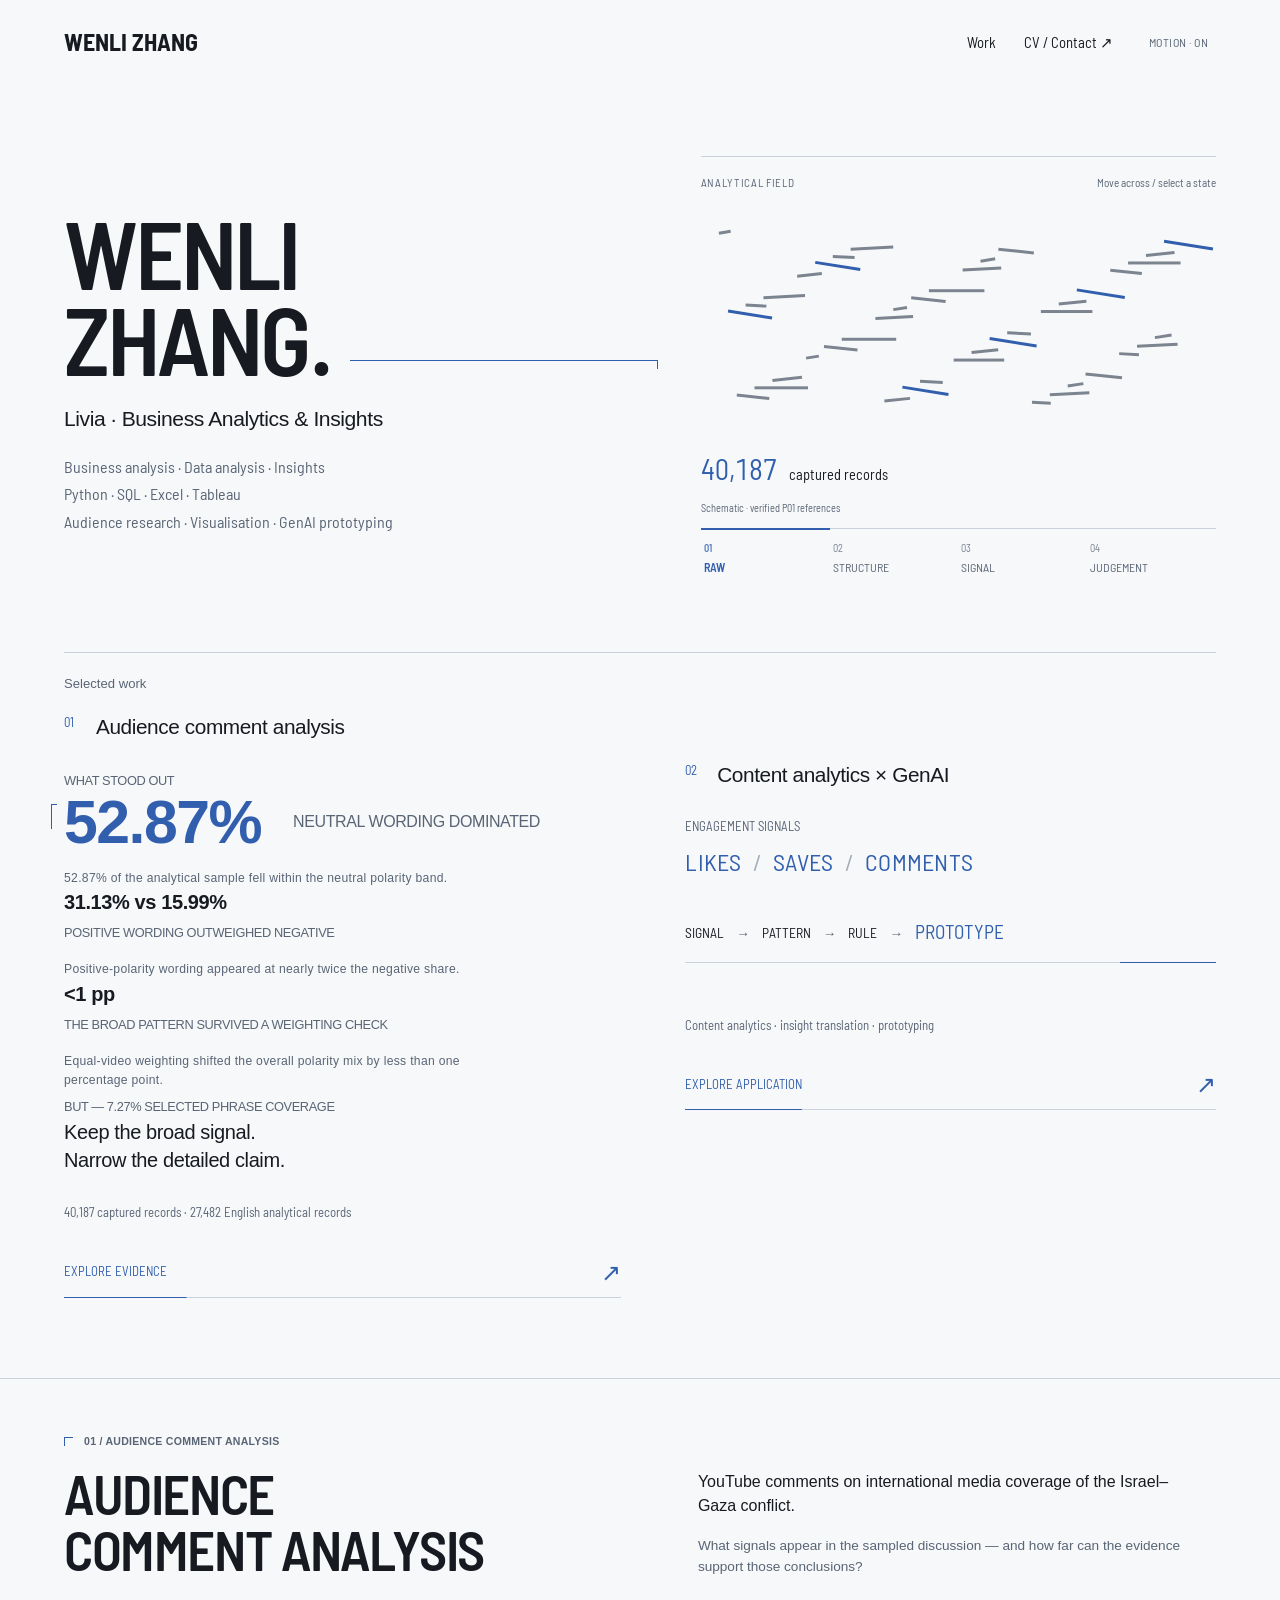
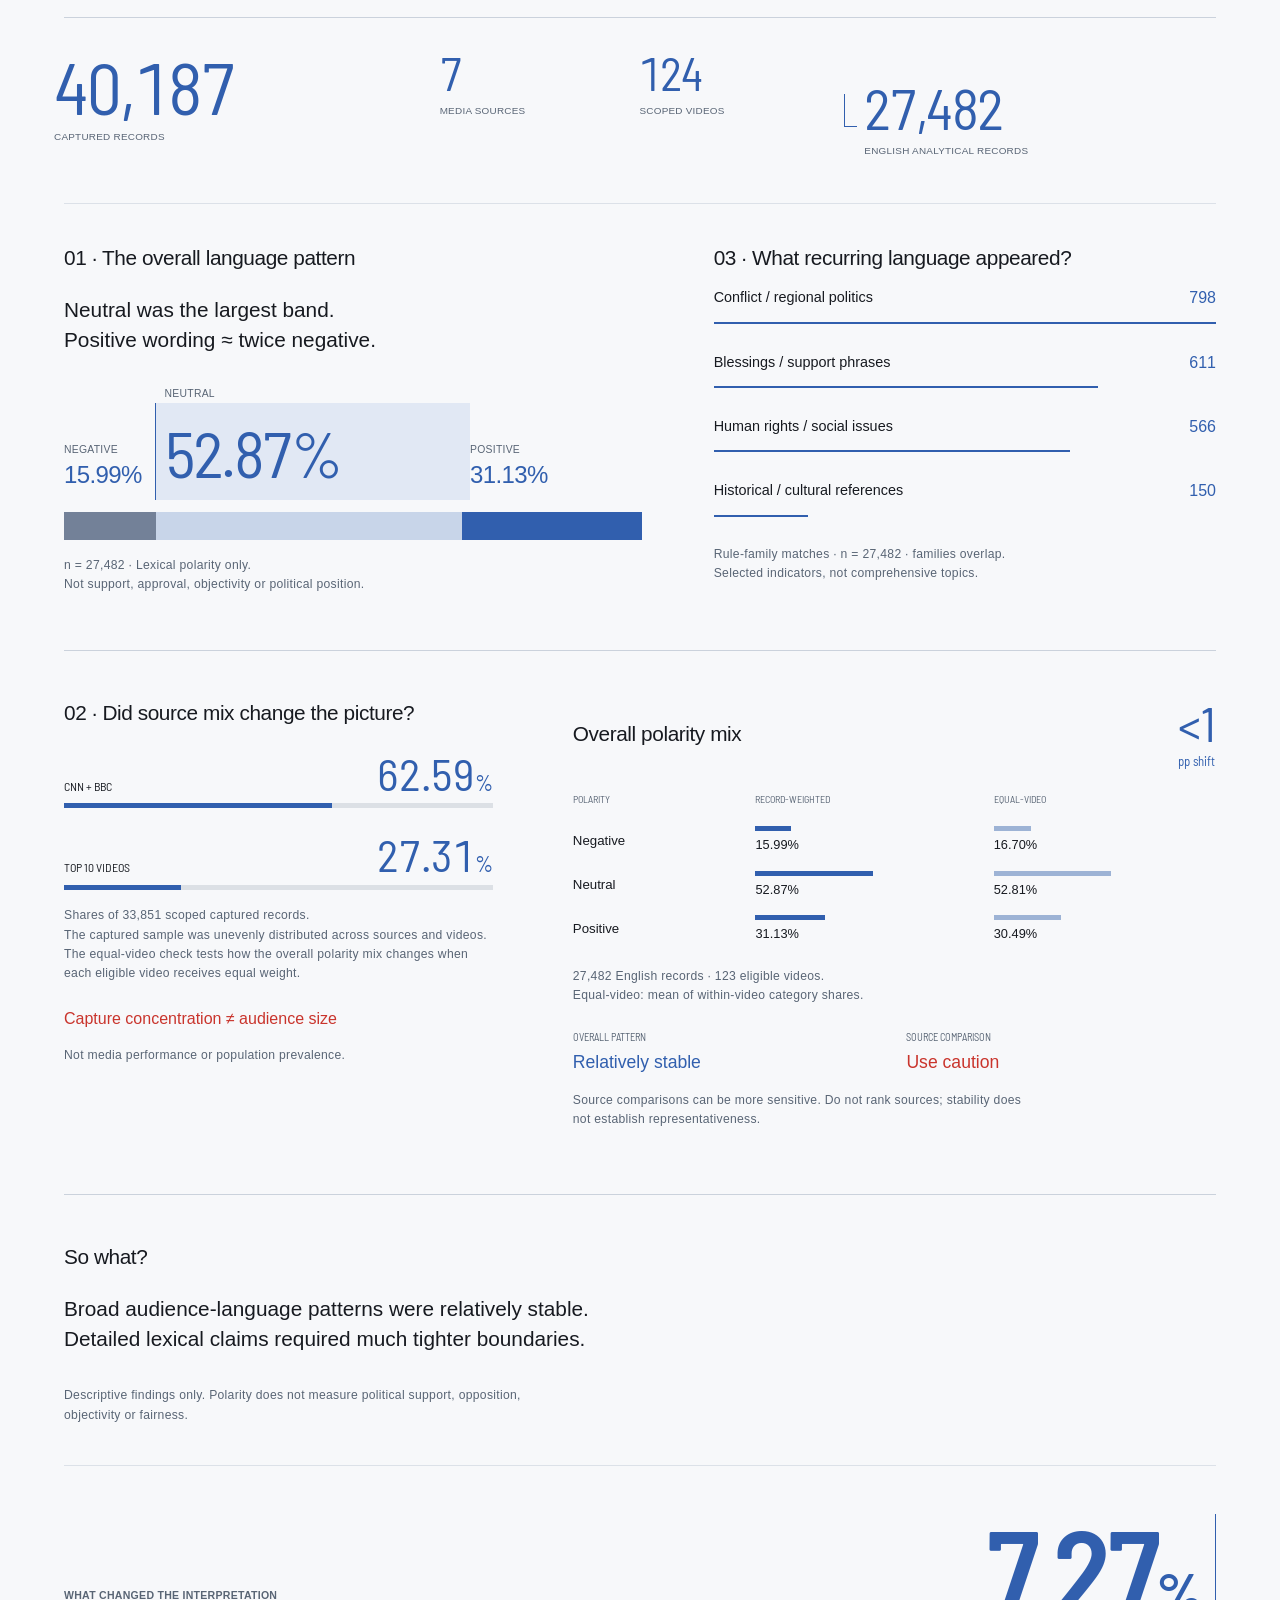
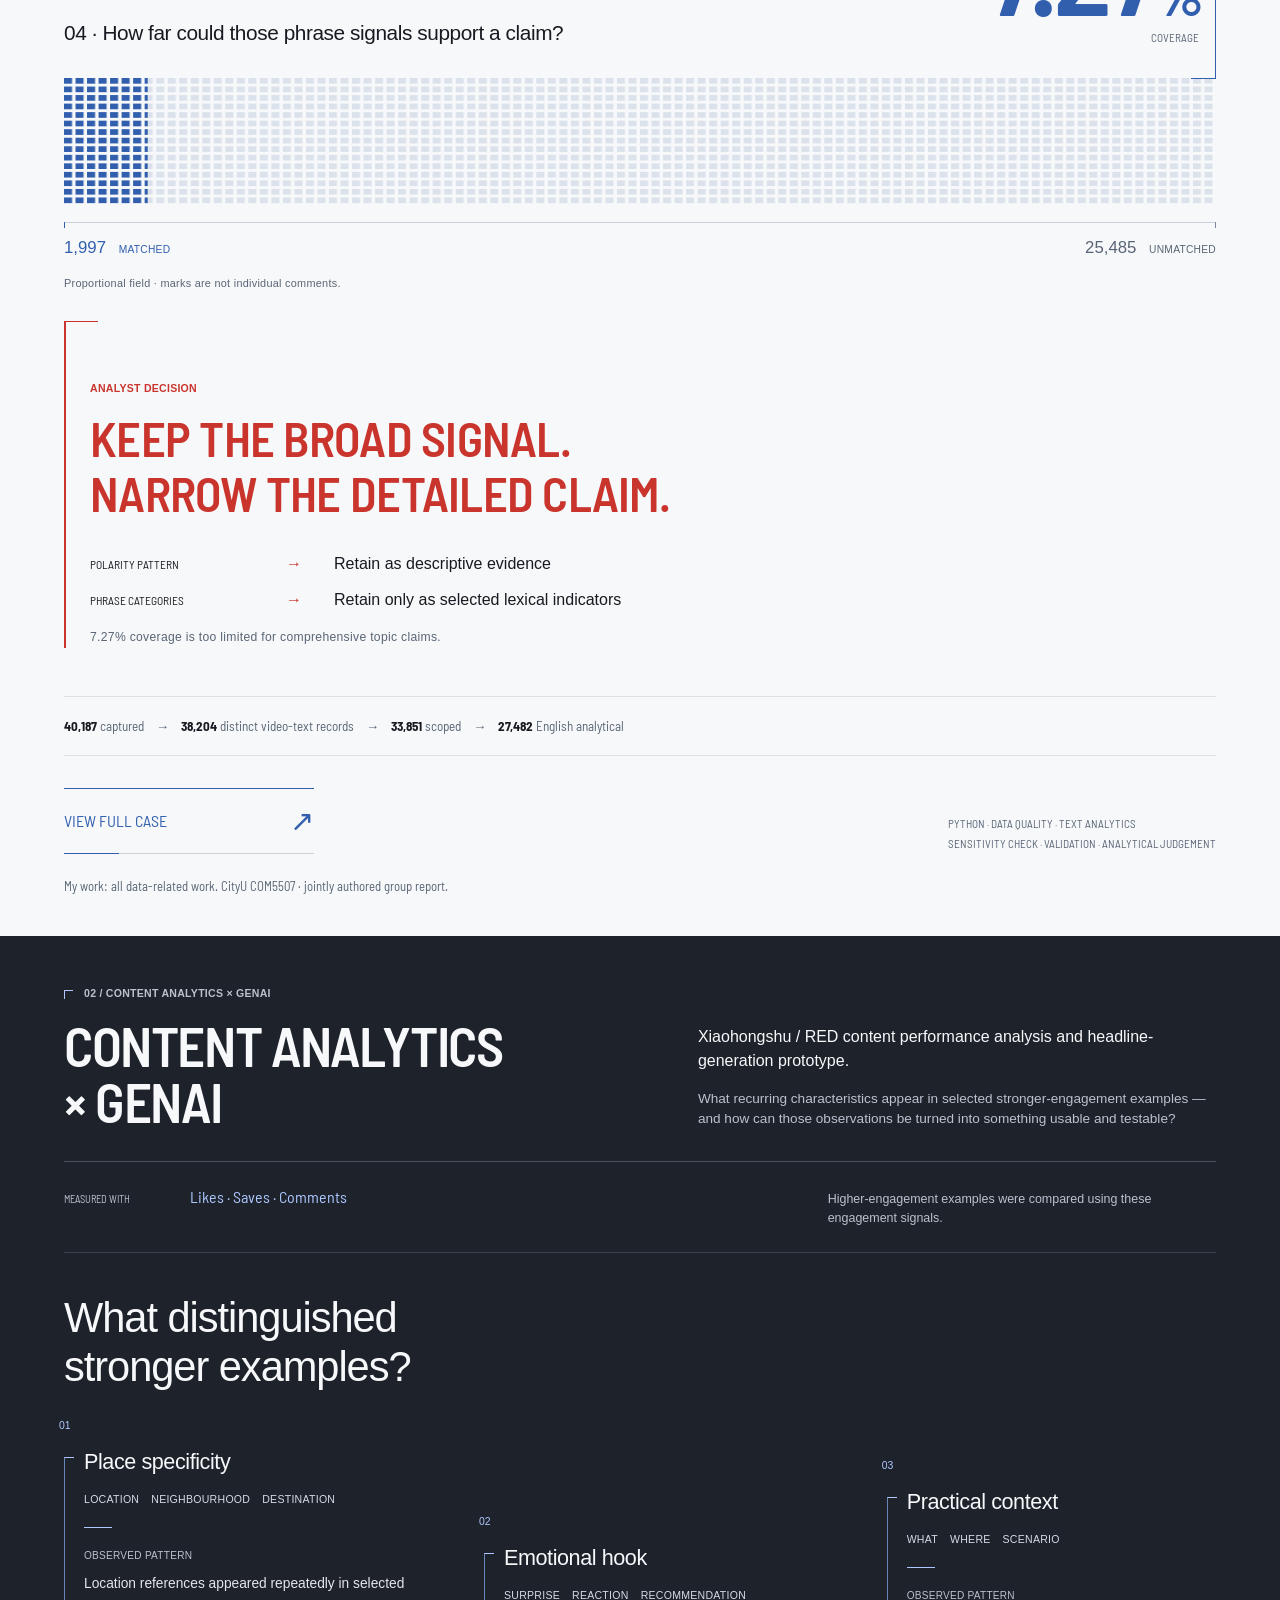
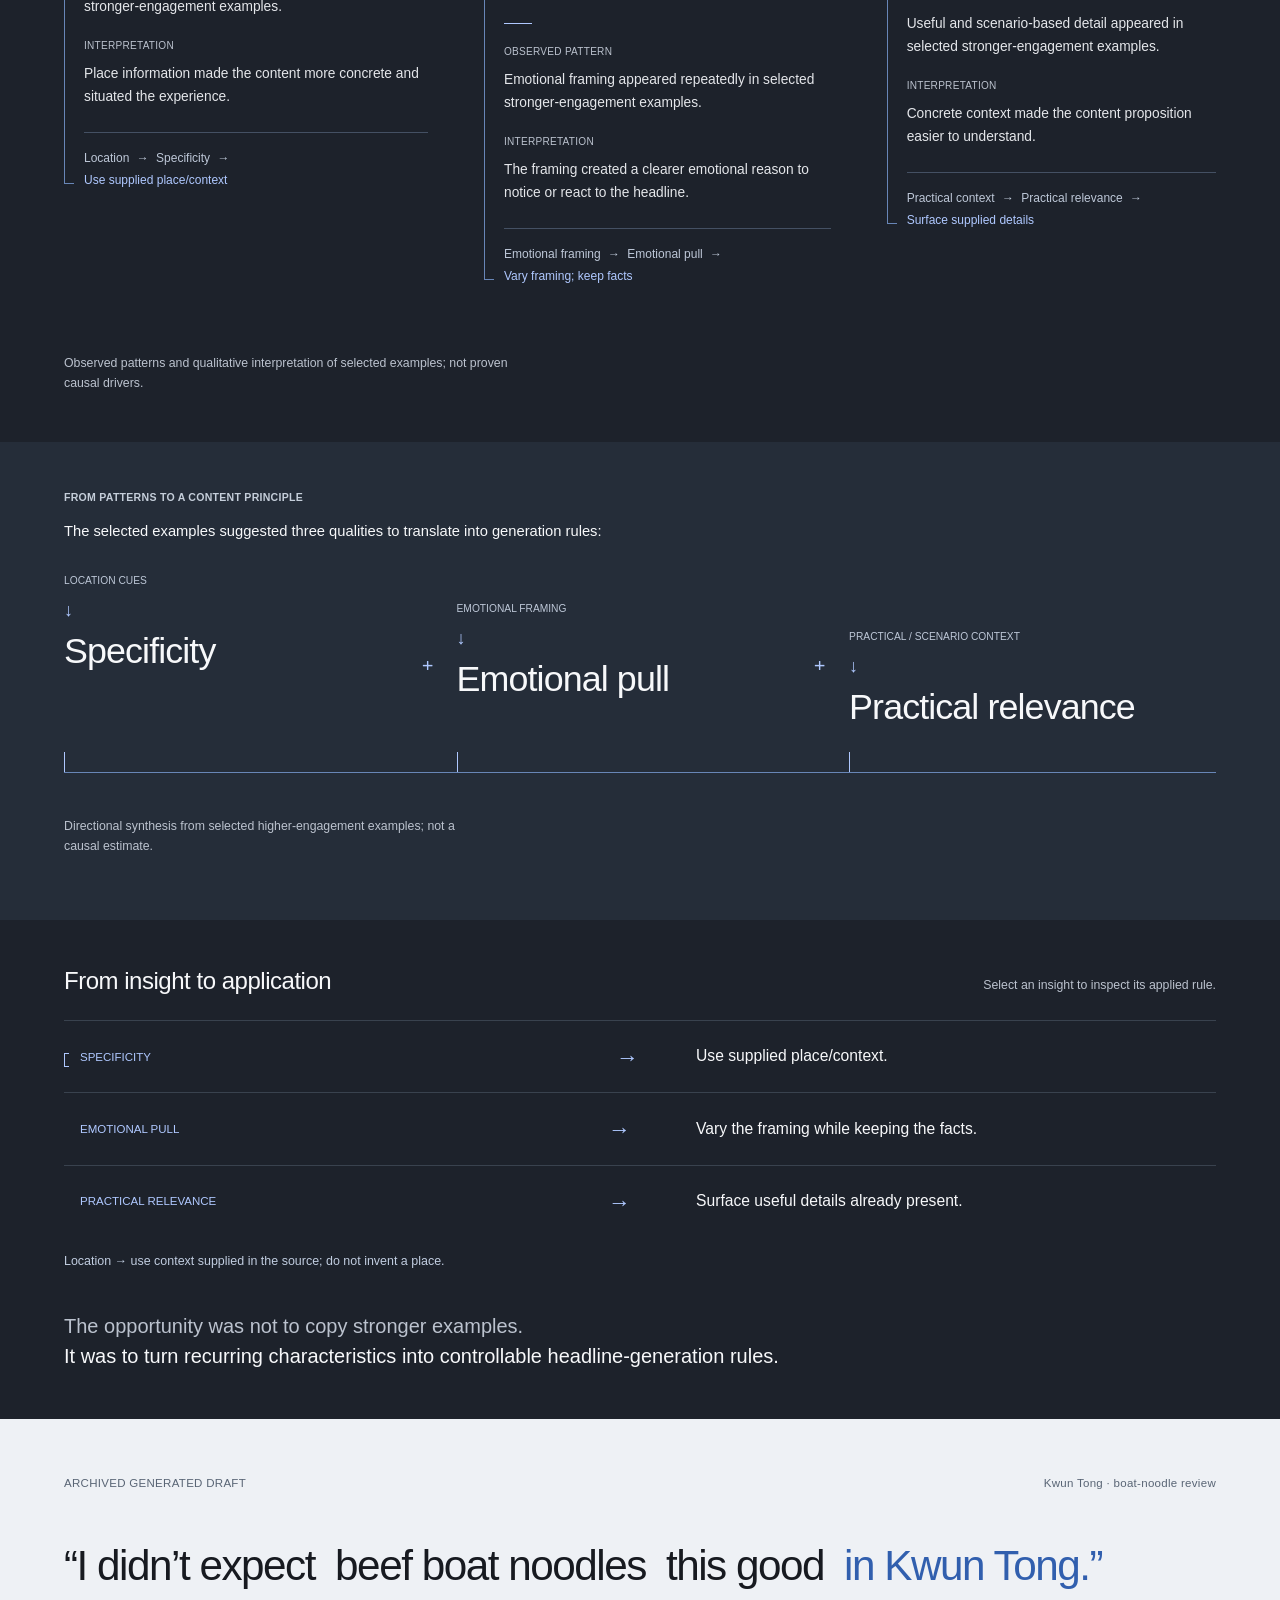
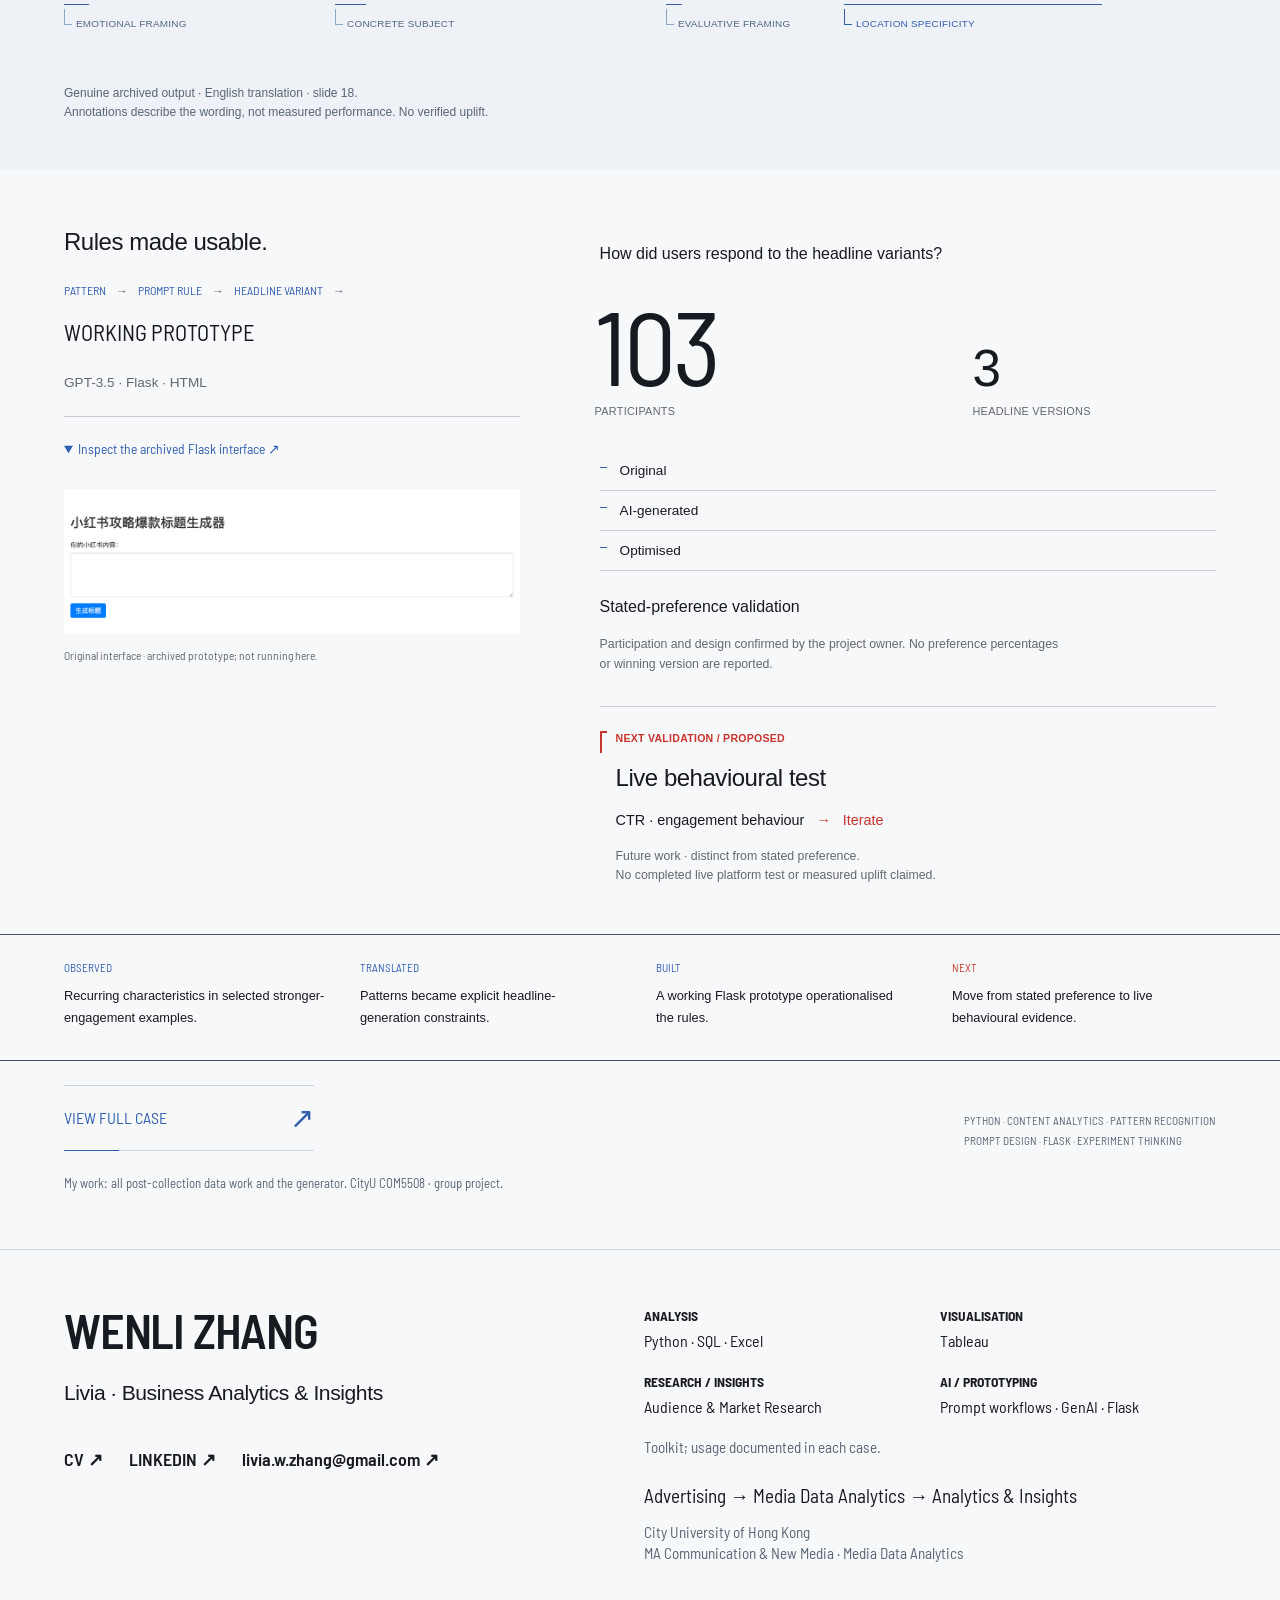
<file: index.html>
<!doctype html>
<html lang="en"><head><meta charset="utf-8"><meta name="viewport" content="width=device-width,initial-scale=1,viewport-fit=cover"><title>Wenli Zhang | Business Analytics &amp; Insights</title><meta name="description" content="Business analytics and insights portfolio by Wenli Zhang featuring analytics, research, data visualisation and GenAI prototyping projects."><link rel="stylesheet" href="style.css?v=business-review"><link rel="stylesheet" href="business-ui.css"><script defer src="p01.js"></script><script defer src="app.js?v=business-review"></script><link rel="icon" href="data:image/svg+xml,%3Csvg xmlns='http://www.w3.org/2000/svg' viewBox='0 0 64 64'%3E%3Crect width='64' height='64' fill='%23b9231c'/%3E%3Ctext x='8' y='46' fill='white' font-size='42' font-family='sans-serif'%3EW%3C/text%3E%3C/svg%3E"><link rel="canonical" href="https://wenlizhang-data.github.io/"><link rel="stylesheet" href="insight-final.css"><link rel="stylesheet" href="showcase.css"><link rel="stylesheet" href="targeted-patch.css"><link rel="stylesheet" href="premium.css"><link rel="stylesheet" href="identity.css"></head>
<body><a class="skip" href="#p01">Skip to projects</a>
<header id="home" class="wrap hero"><nav aria-label="Main navigation"><a class="brand" href="#home">WENLI ZHANG</a><div><a href="#selected-work">Work</a><a href="#contact">CV / Contact ↗</a><button id="motion" aria-pressed="false">Motion on</button></div></nav><div class="hero-main"><div><h1>WENLI<br>ZHANG<span class="period">.</span></h1><p class="role">Livia · Business Analytics &amp; Insights</p><p class="hero-skills">Business analysis · Data analysis · Insights<br>Python · SQL · Excel · Tableau<br>Audience research · Visualisation · GenAI prototyping</p></div><section class="analytical-canvas" data-state="0" aria-label="Interactive analytical transformation"><div class="canvas-top"><span>ANALYTICAL FIELD</span><span class="canvas-hint">Move across / select a state</span></div><div class="canvas-field"><svg viewBox="0 0 520 235" role="img" aria-label="Schematic records reorganise into structure and selected signals"><g class="canvas-guides"><path d="M20 20V215M185 20V215M350 20V215M510 20V215"/></g><rect class="record-mark" x="0" y="0" width="12" height="3" style="--rx:18px;--ry:25px;--sx:28px;--sy:35px;--tilt:-9deg;--order:0"/><rect class="record-mark" x="0" y="0" width="25" height="3" style="--rx:97px;--ry:68px;--sx:193px;--sy:35px;--tilt:-6deg;--order:1"/><rect class="record-mark" x="0" y="0" width="38" height="3" style="--rx:176px;--ry:111px;--sx:358px;--sy:35px;--tilt:-3deg;--order:2"/><rect class="record-mark" x="0" y="0" width="51" height="3" style="--rx:255px;--ry:154px;--sx:28px;--sy:47px;--tilt:0deg;--order:3"/><rect class="record-mark" x="0" y="0" width="19" height="3" style="--rx:334px;--ry:197px;--sx:193px;--sy:47px;--tilt:3deg;--order:4"/><rect class="record-mark" x="0" y="0" width="32" height="3" style="--rx:413px;--ry:65px;--sx:358px;--sy:47px;--tilt:6deg;--order:5"/><rect class="record-mark" x="0" y="0" width="45" height="3" style="--rx:27px;--ry:108px;--sx:28px;--sy:59px;--tilt:9deg;--order:6"/><rect class="record-mark" x="0" y="0" width="13" height="3" style="--rx:106px;--ry:151px;--sx:193px;--sy:59px;--tilt:-9deg;--order:0"/><rect class="record-mark" x="0" y="0" width="26" height="3" style="--rx:185px;--ry:194px;--sx:358px;--sy:59px;--tilt:-6deg;--order:1"/><rect class="record-mark" x="0" y="0" width="39" height="3" style="--rx:264px;--ry:62px;--sx:28px;--sy:71px;--tilt:-3deg;--order:2"/><rect class="record-mark" x="0" y="0" width="52" height="3" style="--rx:343px;--ry:105px;--sx:193px;--sy:71px;--tilt:0deg;--order:3"/><rect class="record-mark" x="0" y="0" width="20" height="3" style="--rx:422px;--ry:148px;--sx:358px;--sy:71px;--tilt:3deg;--order:4"/><rect class="record-mark" x="0" y="0" width="33" height="3" style="--rx:36px;--ry:191px;--sx:28px;--sy:83px;--tilt:6deg;--order:5"/><rect class="record-mark" x="0" y="0" width="46" height="3" style="--rx:115px;--ry:59px;--sx:193px;--sy:83px;--tilt:9deg;--order:6"/><rect class="record-mark" x="0" y="0" width="14" height="3" style="--rx:194px;--ry:102px;--sx:358px;--sy:83px;--tilt:-9deg;--order:0"/><rect class="record-mark" x="0" y="0" width="27" height="3" style="--rx:273px;--ry:145px;--sx:28px;--sy:95px;--tilt:-6deg;--order:1"/><rect class="record-mark" x="0" y="0" width="40" height="3" style="--rx:352px;--ry:188px;--sx:193px;--sy:95px;--tilt:-3deg;--order:2"/><rect class="record-mark" x="0" y="0" width="53" height="3" style="--rx:431px;--ry:56px;--sx:358px;--sy:95px;--tilt:0deg;--order:3"/><rect class="record-mark" x="0" y="0" width="21" height="3" style="--rx:45px;--ry:99px;--sx:28px;--sy:107px;--tilt:3deg;--order:4"/><rect class="record-mark" x="0" y="0" width="34" height="3" style="--rx:124px;--ry:142px;--sx:193px;--sy:107px;--tilt:6deg;--order:5"/><rect class="record-mark" x="0" y="0" width="47" height="3" style="--rx:203px;--ry:185px;--sx:358px;--sy:107px;--tilt:9deg;--order:6"/><rect class="record-mark" x="0" y="0" width="15" height="3" style="--rx:282px;--ry:53px;--sx:28px;--sy:119px;--tilt:-9deg;--order:0"/><rect class="record-mark" x="0" y="0" width="28" height="3" style="--rx:361px;--ry:96px;--sx:193px;--sy:119px;--tilt:-6deg;--order:1"/><rect class="record-mark" x="0" y="0" width="41" height="3" style="--rx:440px;--ry:139px;--sx:358px;--sy:119px;--tilt:-3deg;--order:2"/><rect class="record-mark" x="0" y="0" width="54" height="3" style="--rx:54px;--ry:182px;--sx:28px;--sy:131px;--tilt:0deg;--order:3"/><rect class="record-mark" x="0" y="0" width="22" height="3" style="--rx:133px;--ry:50px;--sx:193px;--sy:131px;--tilt:3deg;--order:4"/><rect class="record-mark" x="0" y="0" width="35" height="3" style="--rx:212px;--ry:93px;--sx:358px;--sy:131px;--tilt:6deg;--order:5"/><rect class="record-mark" x="0" y="0" width="48" height="3" style="--rx:291px;--ry:136px;--sx:28px;--sy:143px;--tilt:9deg;--order:6"/><rect class="record-mark" x="0" y="0" width="16" height="3" style="--rx:370px;--ry:179px;--sx:193px;--sy:143px;--tilt:-9deg;--order:0"/><rect class="record-mark" x="0" y="0" width="29" height="3" style="--rx:449px;--ry:47px;--sx:358px;--sy:143px;--tilt:-6deg;--order:1"/><rect class="record-mark" x="0" y="0" width="42" height="3" style="--rx:63px;--ry:90px;--sx:28px;--sy:155px;--tilt:-3deg;--order:2"/><rect class="record-mark" x="0" y="0" width="55" height="3" style="--rx:142px;--ry:133px;--sx:193px;--sy:155px;--tilt:0deg;--order:3"/><rect class="record-mark" x="0" y="0" width="23" height="3" style="--rx:221px;--ry:176px;--sx:358px;--sy:155px;--tilt:3deg;--order:4"/><rect class="record-mark" x="0" y="0" width="36" height="3" style="--rx:300px;--ry:44px;--sx:28px;--sy:167px;--tilt:6deg;--order:5"/><rect class="record-mark" x="0" y="0" width="49" height="3" style="--rx:379px;--ry:87px;--sx:193px;--sy:167px;--tilt:9deg;--order:6"/><rect class="record-mark" x="0" y="0" width="17" height="3" style="--rx:458px;--ry:130px;--sx:358px;--sy:167px;--tilt:-9deg;--order:0"/><rect class="record-mark" x="0" y="0" width="30" height="3" style="--rx:72px;--ry:173px;--sx:28px;--sy:179px;--tilt:-6deg;--order:1"/><rect class="record-mark" x="0" y="0" width="43" height="3" style="--rx:151px;--ry:41px;--sx:193px;--sy:179px;--tilt:-3deg;--order:2"/><rect class="record-mark" x="0" y="0" width="56" height="3" style="--rx:230px;--ry:84px;--sx:358px;--sy:179px;--tilt:0deg;--order:3"/><rect class="record-mark" x="0" y="0" width="24" height="3" style="--rx:309px;--ry:127px;--sx:28px;--sy:191px;--tilt:3deg;--order:4"/><rect class="record-mark" x="0" y="0" width="37" height="3" style="--rx:388px;--ry:170px;--sx:193px;--sy:191px;--tilt:6deg;--order:5"/><rect class="record-mark" x="0" y="0" width="50" height="3" style="--rx:467px;--ry:38px;--sx:358px;--sy:191px;--tilt:9deg;--order:6"/><g class="group-labels"><text x="28" y="222">SCOPE</text><text x="193" y="222">SOURCE</text><text x="358" y="222">TEXT</text></g></svg><div class="canvas-decision" aria-hidden="true"><small>JUDGEMENT</small><strong>NARROW<br>THE CLAIM</strong><span>evidence · validation · judgement</span></div></div><div class="canvas-readout" aria-live="polite"><b id="canvas-value">40,187</b><span id="canvas-caption">captured records</span><small>Schematic · verified P01 references</small></div><div class="canvas-controls" role="group" aria-label="Analytical canvas states"><button type="button" data-canvas-state="0" aria-pressed="true"><small>01</small> RAW</button><button type="button" data-canvas-state="1" aria-pressed="false"><small>02</small> STRUCTURE</button><button type="button" data-canvas-state="2" aria-pressed="false"><small>03</small> SIGNAL</button><button type="button" data-canvas-state="3" aria-pressed="false"><small>04</small> JUDGEMENT</button></div></section></div><section id="selected-work" class="selected-showcase" aria-label="Selected work"><h2>Selected work</h2><div class="teaser-pair"><a href="#p01" class="teaser teaser-evidence"><span class="teaser-no">01</span><h3>Audience comment analysis</h3><div class="teaser-tension"><small>WHAT STOOD OUT</small><div class="teaser-scale"><strong>52.87%</strong><span>NEUTRAL WORDING DOMINATED</span></div><p class="boundary">52.87% of the analytical sample fell within the neutral polarity band.</p><strong>31.13% vs 15.99%</strong><br><small>POSITIVE WORDING OUTWEIGHED NEGATIVE</small><p class="boundary">Positive-polarity wording appeared at nearly twice the negative share.</p><strong>&lt;1 pp</strong><br><small>THE BROAD PATTERN SURVIVED A WEIGHTING CHECK</small><p class="boundary">Equal-video weighting shifted the overall polarity mix by less than one percentage point.</p><small>BUT — 7.27% SELECTED PHRASE COVERAGE</small><p>Keep the broad signal.<br>Narrow the detailed claim.</p></div><small>40,187 captured records · 27,482 English analytical records</small><span class="teaser-cta">EXPLORE EVIDENCE <b>↗</b></span></a><a href="#p02" class="teaser teaser-application"><span class="teaser-no">02</span><h3>Content analytics × GenAI</h3><small>ENGAGEMENT SIGNALS</small><div class="teaser-signals">LIKES <span>/</span> SAVES <span>/</span> COMMENTS</div><div class="teaser-transform"><span>SIGNAL</span><i>→</i><span>PATTERN</span><i>→</i><span>RULE</span><i>→</i><strong>PROTOTYPE</strong></div><small>Content analytics · insight translation · prototyping</small><span class="teaser-cta">EXPLORE APPLICATION <b>↗</b></span></a></div></section></header>
<main><section id="p01" class="project wrap evidence-project" aria-labelledby="p01-title"><header class="showcase-head"><div><span class="project-id">01 / AUDIENCE COMMENT ANALYSIS</span><h2 id="p01-title">AUDIENCE<br>COMMENT ANALYSIS</h2></div><div><p>YouTube comments on international media coverage of the Israel–Gaza conflict.</p><p class="small">What signals appear in the sampled discussion — and how far can the evidence support those conclusions?</p></div></header><div class="evidence-board" id="evidence-board"><div class="board-scale"><div><strong>40,187</strong><span>CAPTURED RECORDS</span></div><div><strong>7</strong><span>MEDIA SOURCES</span></div><div><strong>124</strong><span>SCOPED VIDEOS</span></div><div><strong>27,482</strong><span>ENGLISH ANALYTICAL RECORDS</span></div></div><div class="board-outputs"><section class="polarity-output"><h3>01 · The overall language pattern</h3><p class="output-insight">Neutral was the largest band.<br>Positive wording ≈ twice negative.</p><div class="direct-polarity"><div><span>NEGATIVE</span><b>15.99%</b></div><div><span>NEUTRAL</span><b>52.87%</b></div><div><span>POSITIVE</span><b>31.13%</b></div></div><div class="evidence-strip" role="img" aria-label="Negative 15.99%, neutral 52.87%, positive 31.13%"><i style="width:15.9922858598%"></i><i style="width:52.8746088349%"></i><i style="width:31.1331053053%"></i></div><p class="boundary">n = 27,482 · Lexical polarity only.<br>Not support, approval, objectivity or political position.</p></section><section class="phrase-output"><h3>03 · What recurring language appeared?</h3><div class="phrase-evidence" tabindex="0"><span>Conflict / regional politics</span><b>798</b><i style="--extent:100.00000000%"></i></div><div class="phrase-evidence" tabindex="0"><span>Blessings / support phrases</span><b>611</b><i style="--extent:76.56641604%"></i></div><div class="phrase-evidence" tabindex="0"><span>Human rights / social issues</span><b>566</b><i style="--extent:70.92731830%"></i></div><div class="phrase-evidence" tabindex="0"><span>Historical / cultural references</span><b>150</b><i style="--extent:18.79699248%"></i></div><p class="boundary">Rule-family matches · n = 27,482 · families overlap.<br>Selected indicators, not comprehensive topics.</p></section></div></div><section class="sample-sensitivity" id="sample-sensitivity"><div class="sample-concentration"><h3>02 · Did source mix change the picture?</h3><div class="concentration-row"><span>CNN + BBC</span><strong>62.59<small>%</small></strong><div class="sample-rail"><i style="width:62.59%"></i></div></div><div class="concentration-row"><span>TOP 10 VIDEOS</span><strong>27.31<small>%</small></strong><div class="sample-rail"><i style="width:27.31%"></i></div></div><p class="boundary">Shares of 33,851 scoped captured records.<br>The captured sample was unevenly distributed across sources and videos. The equal-video check tests how the overall polarity mix changes when each eligible video receives equal weight.</p><p class="decision-note">Capture concentration ≠ audience size</p><p class="boundary">Not media performance or population prevalence.</p></div><div class="sensitivity-output"><div class="sensitivity-title"><h3>Overall polarity mix</h3><strong>&lt;1<small> pp shift</small></strong></div><div class="weight-head"><span>POLARITY</span><span>RECORD-WEIGHTED</span><span>EQUAL-VIDEO</span></div><div class="weight-line"><span>Negative</span><div><i style="width:15.99%"></i><b>15.99%</b></div><div><i style="width:16.70%"></i><b>16.70%</b></div></div><div class="weight-line"><span>Neutral</span><div><i style="width:52.87%"></i><b>52.87%</b></div><div><i style="width:52.81%"></i><b>52.81%</b></div></div><div class="weight-line"><span>Positive</span><div><i style="width:31.13%"></i><b>31.13%</b></div><div><i style="width:30.49%"></i><b>30.49%</b></div></div><p class="boundary">27,482 English records · 123 eligible videos.<br>Equal-video: mean of within-video category shares.</p><div class="sensitivity-conclusion"><p><span>OVERALL PATTERN</span><b>Relatively stable</b></p><p><span>SOURCE COMPARISON</span><b>Use caution</b></p></div><p class="boundary">Source comparisons can be more sensitive. Do not rank sources; stability does not establish representativeness.</p></div></section><section class="coverage-climax revised-decision" id="coverage-climax" aria-label="Findings, coverage and analyst decision"><div class="learned-block"><h3>So what?</h3><p class="output-insight">Broad audience-language patterns were relatively stable.<br>Detailed lexical claims required much tighter boundaries.</p><p class="boundary">Descriptive findings only. Polarity does not measure political support, opposition, objectivity or fairness.</p></div><div class="coverage-check" tabindex="0"><div class="coverage-heading"><div><span class="project-id">WHAT CHANGED THE INTERPRETATION</span><h3>04 · How far could those phrase signals support a claim?</h3></div><div class="coverage-stat"><strong>7.27<span>%</span></strong><small>COVERAGE</small></div></div><svg class="coverage-field" viewBox="0 0 1000 180" preserveAspectRatio="none" role="img" aria-label="Proportional field: 7.27 percent matched, 92.73 percent unmatched; marks do not represent individual records"><defs><pattern id="record-grid" width="10" height="12" patternUnits="userSpaceOnUse"><rect width="7" height="8" fill="white"/></pattern><mask id="field-mask"><rect width="1000" height="180" fill="url(#record-grid)"/></mask></defs><g mask="url(#field-mask)"><rect width="1000" height="180" fill="#d3d8df"/><rect class="matched-field" width="72.66574485" height="180" fill="#2458a6"/></g></svg><div class="field-labels"><b>1,997 <span>MATCHED</span></b><b>25,485 <span>UNMATCHED</span></b></div><p class="boundary">Proportional field · marks are not individual comments.</p></div><div class="precise-decision"><span class="project-id">ANALYST DECISION</span><h3>KEEP THE BROAD SIGNAL.<br>NARROW THE DETAILED CLAIM.</h3><div class="decision-translation"><p><b>POLARITY PATTERN</b><i>→</i><span>Retain as descriptive evidence</span></p><p><b>PHRASE CATEGORIES</b><i>→</i><span>Retain only as selected lexical indicators</span></p></div><p class="boundary">7.27% coverage is too limited for comprehensive topic claims.</p></div></section><div class="scope-proof"><span><b>40,187</b> captured</span><i>→</i><span><b>38,204</b> distinct video-text records</span><i>→</i><span><b>33,851</b> scoped</span><i>→</i><span><b>27,482</b> English analytical</span></div><div class="project-end"><a class="explore-case" href="p01.html">VIEW FULL CASE <b>↗</b></a><p class="capabilities">PYTHON · DATA QUALITY · TEXT ANALYTICS<br>SENSITIVITY CHECK · VALIDATION · ANALYTICAL JUDGEMENT</p></div><p class="ownership small">My work: all data-related work. CityU COM5507 · jointly authored group report.</p></section>
<section id="p02" class="project dark content-lab" aria-labelledby="p02-title"><div class="wrap"><header class="showcase-head"><div><span class="project-id">02 / CONTENT ANALYTICS × GENAI</span><h2 id="p02-title">CONTENT ANALYTICS<br>× GENAI</h2></div><div><p>Xiaohongshu / RED content performance analysis and headline-generation prototype.</p><p class="small">What recurring characteristics appear in selected stronger-engagement examples — and how can those observations be turned into something usable and testable?</p></div></header><section class="lab-opening insight-opening" id="content-lab"><div class="measurement-strip"><span>MEASURED WITH</span><b>Likes · Saves · Comments</b><p>Higher-engagement examples were compared using these engagement signals.</p></div><h3>What distinguished<br>stronger examples?</h3><div class="insight-territories"><section class="insight-territory" data-territory="location" tabindex="0"><div class="territory-title"><span>01</span><h4>Place specificity</h4></div><div class="territory-labels"><span>LOCATION</span><span>NEIGHBOURHOOD</span><span>DESTINATION</span></div><p><small>OBSERVED PATTERN</small>Location references appeared repeatedly in selected stronger-engagement examples.</p><p><small>INTERPRETATION</small>Place information made the content more concrete and situated the experience.</p><div class="territory-chain">Location <span>→</span> Specificity <span>→</span><b>Use supplied place/context</b></div></section><section class="insight-territory" data-territory="emotion" tabindex="0"><div class="territory-title"><span>02</span><h4>Emotional hook</h4></div><div class="territory-labels"><span>SURPRISE</span><span>REACTION</span><span>RECOMMENDATION</span></div><p><small>OBSERVED PATTERN</small>Emotional framing appeared repeatedly in selected stronger-engagement examples.</p><p><small>INTERPRETATION</small>The framing created a clearer emotional reason to notice or react to the headline.</p><div class="territory-chain">Emotional framing <span>→</span> Emotional pull <span>→</span><b>Vary framing; keep facts</b></div></section><section class="insight-territory" data-territory="practical" tabindex="0"><div class="territory-title"><span>03</span><h4>Practical context</h4></div><div class="territory-labels"><span>WHAT</span><span>WHERE</span><span>SCENARIO</span></div><p><small>OBSERVED PATTERN</small>Useful and scenario-based detail appeared in selected stronger-engagement examples.</p><p><small>INTERPRETATION</small>Concrete context made the content proposition easier to understand.</p><div class="territory-chain">Practical context <span>→</span> Practical relevance <span>→</span><b>Surface supplied details</b></div></section></div><p class="boundary">Observed patterns and qualitative interpretation of selected examples; not proven causal drivers.</p></section><section class="content-implication" id="content-implication"><span class="project-id">FROM PATTERNS TO A CONTENT PRINCIPLE</span><p>The selected examples suggested three qualities to translate into generation rules:</p><div class="implication-map"><div><small>LOCATION CUES</small><i>↓</i><strong>Specificity</strong></div><span>+</span><div><small>EMOTIONAL FRAMING</small><i>↓</i><strong>Emotional pull</strong></div><span>+</span><div><small>PRACTICAL / SCENARIO CONTEXT</small><i>↓</i><strong>Practical relevance</strong></div></div><p class="boundary">Directional synthesis from selected higher-engagement examples; not a causal estimate.</p></section><section class="rule-lab" id="rule-lab"><div class="rule-lab-heading"><h3>From insight to application</h3><p class="boundary">Select an insight to inspect its applied rule.</p></div><div class="rule-transform"><button type="button" data-rule="location" aria-pressed="true" aria-controls="rule-readout"><span>SPECIFICITY</span><i>→</i><b>Use supplied place/context.</b></button><button type="button" data-rule="emotion" aria-pressed="false" aria-controls="rule-readout"><span>EMOTIONAL PULL</span><i>→</i><b>Vary the framing while keeping the facts.</b></button><button type="button" data-rule="practical" aria-pressed="false" aria-controls="rule-readout"><span>PRACTICAL RELEVANCE</span><i>→</i><b>Surface useful details already present.</b></button></div><p id="rule-readout" class="rule-readout" aria-live="polite">Location → use context supplied in the source; do not invent a place.</p><p class="lab-insight">The opportunity was not to copy stronger examples.<br><strong>It was to turn recurring characteristics into controllable headline-generation rules.</strong></p></section><section class="headline-object" id="headline-object" data-highlight="location"><div class="headline-top"><span>ARCHIVED GENERATED DRAFT</span><span>Kwun Tong · boat-noodle review</span></div><blockquote><button data-fragment="emotion">“I didn’t expect<small>EMOTIONAL FRAMING</small></button> <button data-fragment="subject">beef boat noodles<small>CONCRETE SUBJECT</small></button> <button data-fragment="evaluation">this good<small>EVALUATIVE FRAMING</small></button> <button data-fragment="location">in Kwun Tong.”<small>LOCATION SPECIFICITY</small></button></blockquote><p class="boundary">Genuine archived output · English translation · slide 18.<br>Annotations describe the wording, not measured performance. No verified uplift.</p></section><section class="prototype-test" id="prototype-test"><div class="prototype-proof"><h3>Rules made usable.</h3><div class="build-path"><span>PATTERN</span><i>→</i><span>PROMPT RULE</span><i>→</i><span>HEADLINE VARIANT</span><i>→</i><b>WORKING PROTOTYPE</b></div><p class="prototype-tools">GPT-3.5 · Flask · HTML</p><details class="prototype-evidence" open><summary>Inspect the archived Flask interface ↗</summary><figure><img src="p02-archived-interface.png" width="2048" height="654" loading="lazy" alt="Genuine archived Flask interface: content input and Generate Titles button."><figcaption>Original interface · archived prototype; not running here.</figcaption></figure></details></div><div class="validation-stages" id="preference-validation"><section class="preference-validation"><h4>How did users respond to the headline variants?</h4><div class="preference-scale"><div><strong>103</strong><span>PARTICIPANTS</span></div><div><strong>3</strong><span>HEADLINE VERSIONS</span></div></div><div class="preference-variants"><span>Original</span><span>AI-generated</span><span>Optimised</span></div><h4>Stated-preference validation</h4><p class="boundary">Participation and design confirmed by the project owner. No preference percentages or winning version are reported.</p></section><section class="next-validation"><span class="project-id">NEXT VALIDATION / PROPOSED</span><h3>Live behavioural test</h3><p>CTR · engagement behaviour <span>→</span> <strong>Iterate</strong></p><p class="boundary">Future work · distinct from stated preference.<br>No completed live platform test or measured uplift claimed.</p></section></div></section><div class="p02-takeaways"><p><span>OBSERVED</span>Recurring characteristics in selected stronger-engagement examples.</p><p><span>TRANSLATED</span>Patterns became explicit headline-generation constraints.</p><p><span>BUILT</span>A working Flask prototype operationalised the rules.</p><p><span>NEXT</span>Move from stated preference to live behavioural evidence.</p></div><div class="project-end"><a class="explore-case" href="p02.html">VIEW FULL CASE <b>↗</b></a><p class="capabilities">PYTHON · CONTENT ANALYTICS · PATTERN RECOGNITION<br>PROMPT DESIGN · FLASK · EXPERIMENT THINKING</p></div><p class="ownership small">My work: all post-collection data work and the generator. CityU COM5508 · group project.</p></div></section></main>
<footer id="contact" class="wrap"><div class="profile-name"><h2>WENLI ZHANG</h2><p class="role">Livia · Business Analytics &amp; Insights</p><div class="contact-links"><a href="Wenli_Zhang_CV.pdf">CV ↗</a><a href="https://www.linkedin.com/in/wenli-zhang-livia/">LINKEDIN ↗</a><a href="mailto:livia.w.zhang@gmail.com">livia.w.zhang@gmail.com ↗</a></div></div><div><div class="toolkit"><p><b>ANALYSIS</b>Python · SQL · Excel</p><p><b>VISUALISATION</b>Tableau</p><p><b>RESEARCH / INSIGHTS</b>Audience &amp; Market Research</p><p><b>AI / PROTOTYPING</b>Prompt workflows · GenAI · Flask</p></div><p class="small">Toolkit; usage documented in each case.</p><p class="background">Advertising → Media Data Analytics → Analytics &amp; Insights</p><p class="small">City University of Hong Kong<br>MA Communication & New Media · Media Data Analytics</p></div></footer></body></html>
</file>
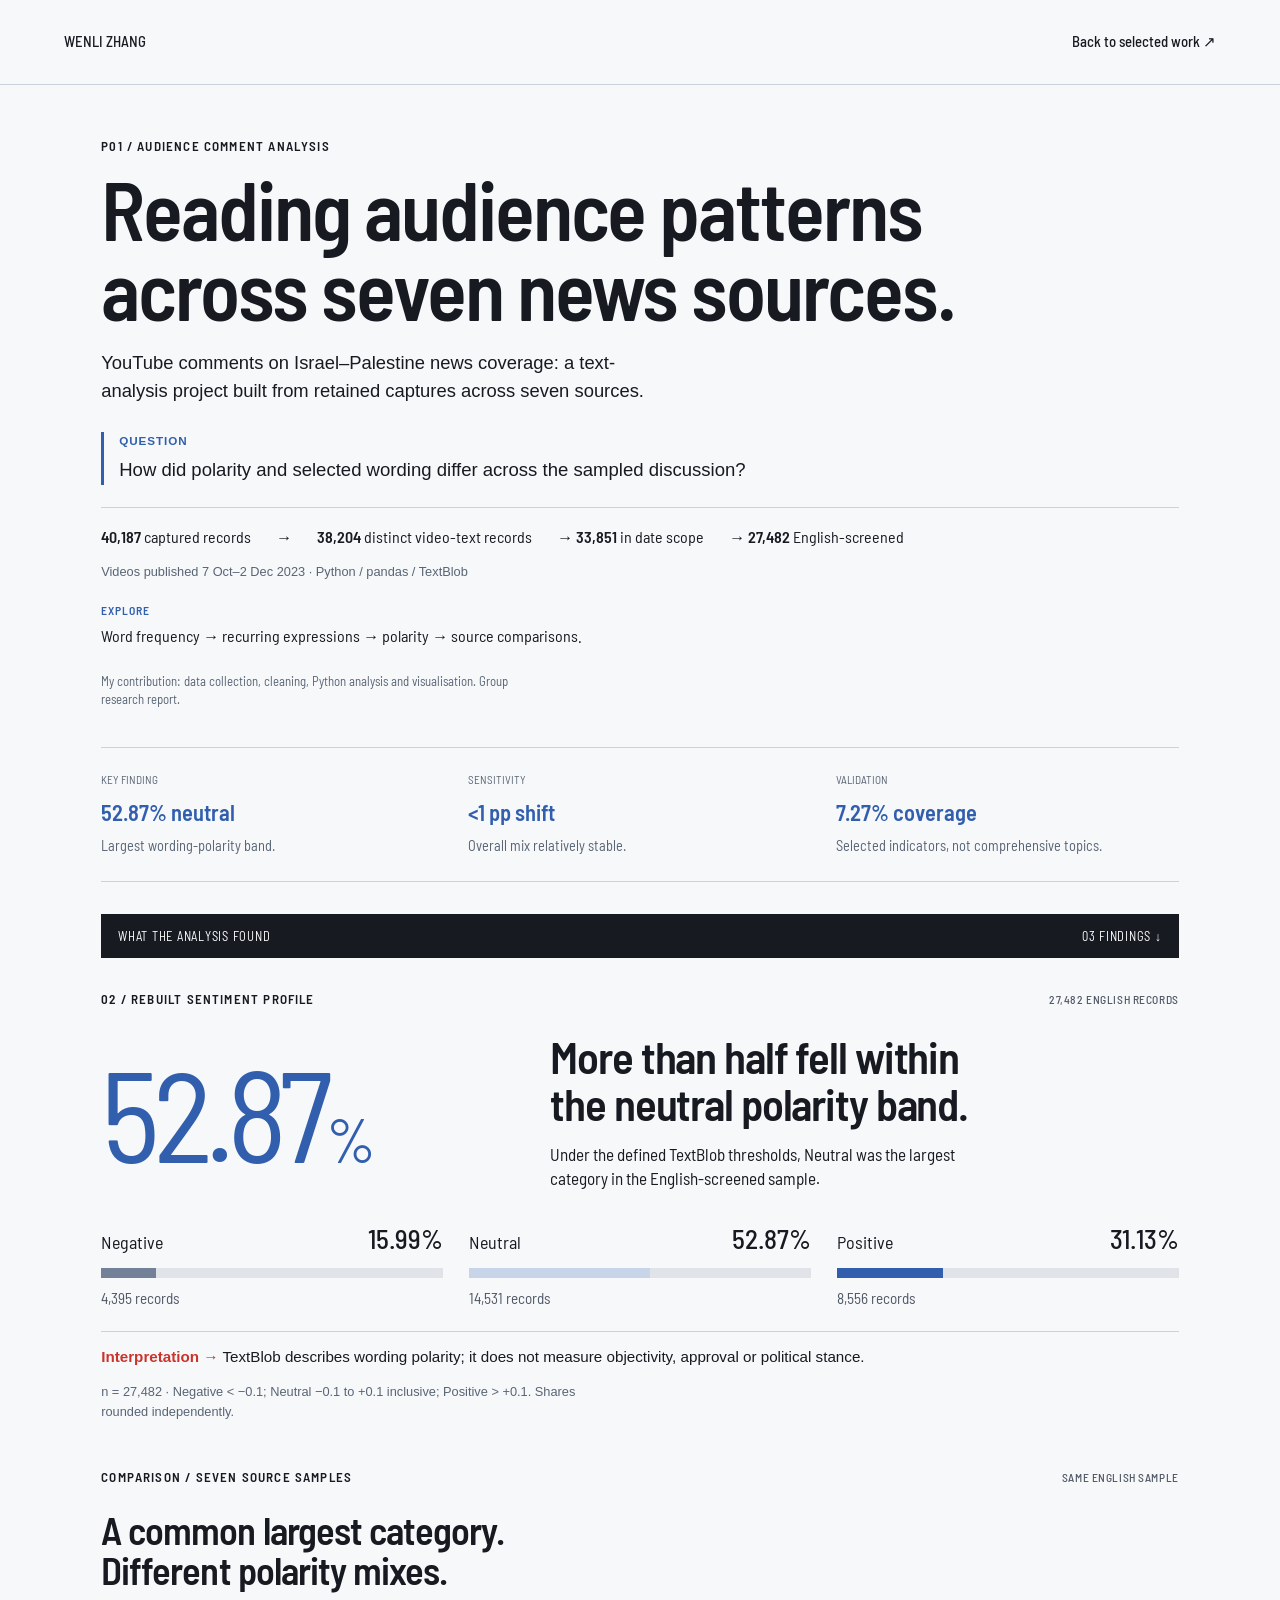
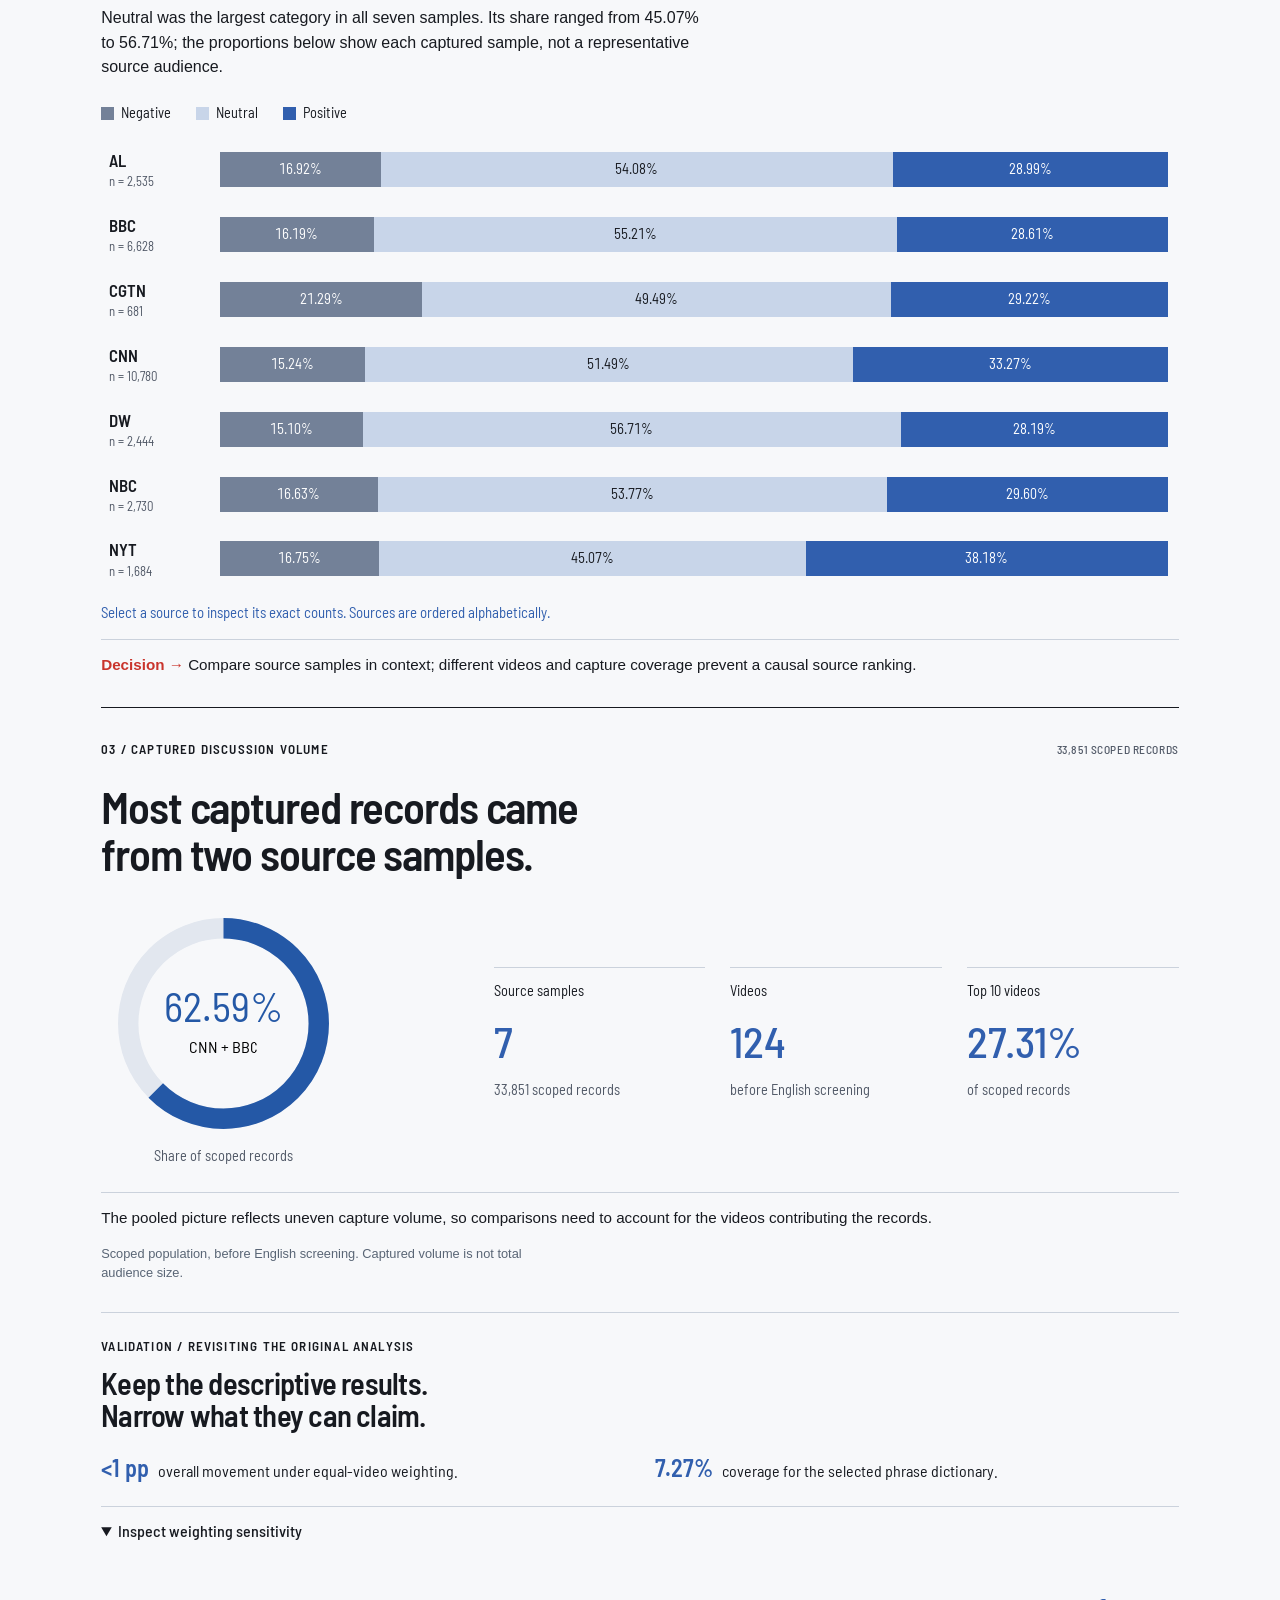
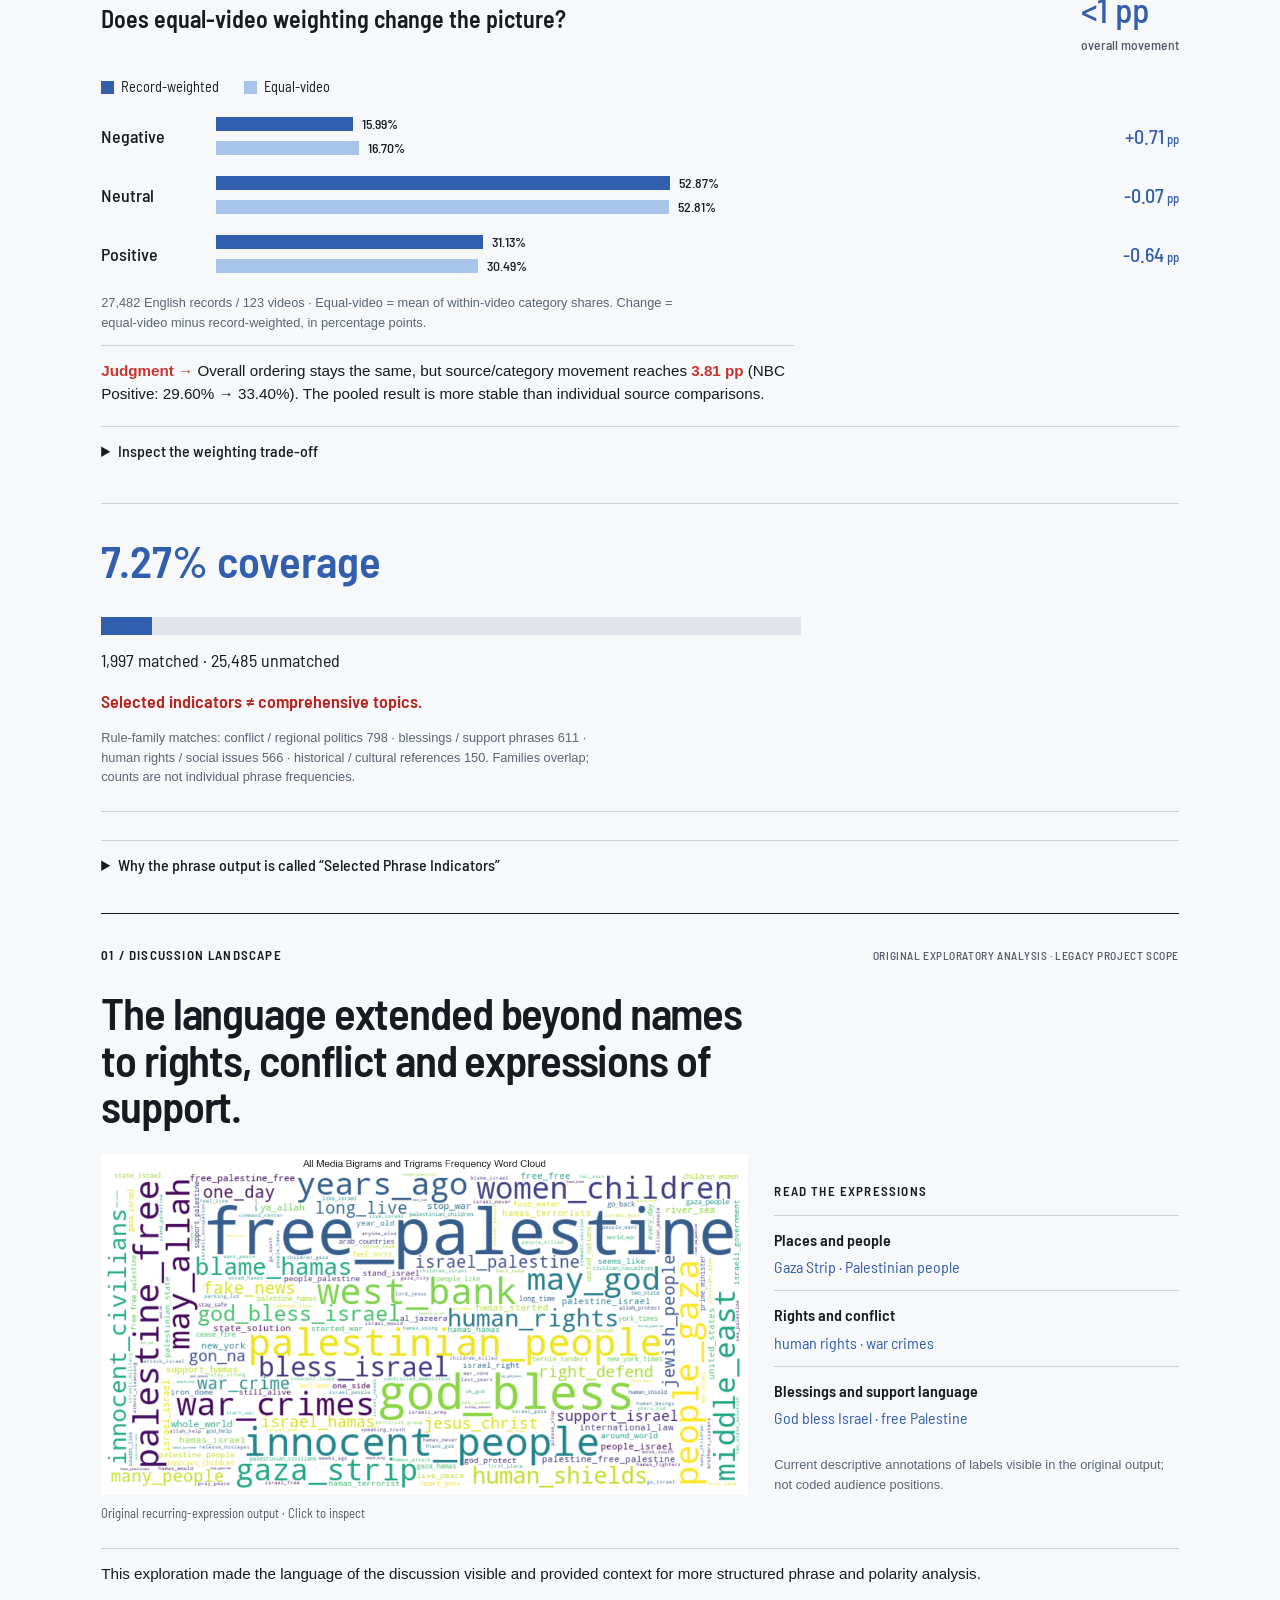
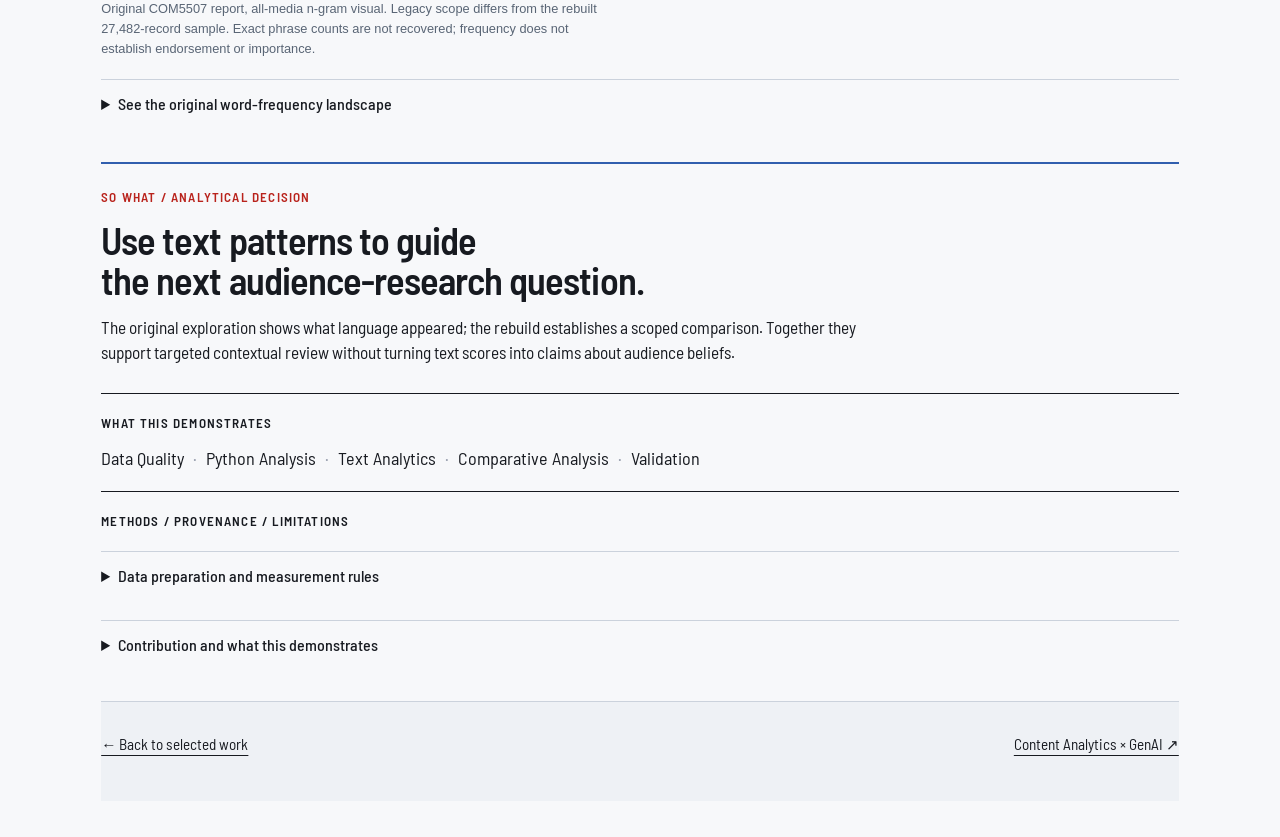
<file: p01.html>
<!doctype html><html lang="en"><head><meta charset="utf-8"><meta name="viewport" content="width=device-width,initial-scale=1"><title>Audience Comment Analysis · Wenli Zhang</title><link rel="stylesheet" href="case.css?v=mobile-final"><link rel="stylesheet" href="case-results.css"><link rel="stylesheet" href="insight-final.css"><link rel="stylesheet" href="showcase.css"><link rel="stylesheet" href="premium.css"><link rel="stylesheet" href="identity.css"></head><body class="results-case"><a class="skip" href="#main">Skip to findings</a><header class="detail-header"><nav class="wrap nav"><a href="index.html">WENLI ZHANG</a><a href="index.html#p01">Back to selected work ↗</a></nav></header><main id="main" class="results-wrap"><section class="case-intro"><p class="eyebrow">P01 / AUDIENCE COMMENT ANALYSIS</p><h1>Reading audience patterns<br> across seven news sources.</h1><p class="standfirst">YouTube comments on Israel–Palestine news coverage: a text-analysis project built from retained captures across seven sources.</p><p class="case-question"><b>QUESTION</b> How did polarity and selected wording differ across the sampled discussion?</p><div class="scope-line"><span><b>40,187</b> captured records</span><span>→</span><span><b>38,204</b> distinct video-text records</span><span>→ <b>33,851</b> in date scope</span><span>→ <b>27,482</b> English-screened</span></div><p class="micro">Videos published 7 Oct–2 Dec 2023 · Python / pandas / TextBlob</p><p class="analysis-bridge"><b>EXPLORE</b> Word frequency → recurring expressions → polarity → source comparisons.</p><p class="ownership">My contribution: data collection, cleaning, Python analysis and visualisation. Group research report.</p></section><div class="case-opening-summary"><p><span>KEY FINDING</span><b>52.87% neutral</b>Largest wording-polarity band.</p><p><span>SENSITIVITY</span><b>&lt;1 pp shift</b>Overall mix relatively stable.</p><p><span>VALIDATION</span><b>7.27% coverage</b>Selected indicators, not comprehensive topics.</p></div><div class="findings-divider"><span>WHAT THE ANALYSIS FOUND</span><span>03 FINDINGS ↓</span></div>
<section class="finding" aria-labelledby="profile-title"><div class="section-top"><p class="eyebrow">02 / REBUILT SENTIMENT PROFILE</p><span class="evidence-tag">27,482 ENGLISH RECORDS</span></div><div class="finding-lead"><div class="big-stat">52.87<span>%</span></div><div><h2 id="profile-title">More than half fell within<br> the neutral polarity band.</h2><p>Under the defined TextBlob thresholds, Neutral was the largest category in the English-screened sample.</p></div></div><div class="polarity-chart" aria-label="Polarity distribution across 27,482 English-screened records"><div><span>Negative</span><strong>15.99%</strong><div class="rail"><i class="negative" style="width:15.99228586%"></i></div><small>4,395 records</small></div><div><span>Neutral</span><strong>52.87%</strong><div class="rail"><i class="neutral" style="width:52.87460883%"></i></div><small>14,531 records</small></div><div><span>Positive</span><strong>31.13%</strong><div class="rail"><i class="positive" style="width:31.13310531%"></i></div><small>8,556 records</small></div></div><p class="reading"><b>Interpretation →</b> TextBlob describes wording polarity; it does not measure objectivity, approval or political stance.</p><p class="micro">n = 27,482 · Negative &lt; −0.1; Neutral −0.1 to +0.1 inclusive; Positive &gt; +0.1. Shares rounded independently.</p></section>
<section class="source-comparison" aria-labelledby="source-title"><div class="section-top"><p class="eyebrow">COMPARISON / SEVEN SOURCE SAMPLES</p><span class="evidence-tag">SAME ENGLISH SAMPLE</span></div><h2 id="source-title">A common largest category.<br> Different polarity mixes.</h2><p class="section-deck">Neutral was the largest category in all seven samples. Its share ranged from 45.07% to 56.71%; the proportions below show each captured sample, not a representative source audience.</p><div class="chart-legend"><span><i class="negative"></i>Negative</span><span><i class="neutral"></i>Neutral</span><span><i class="positive"></i>Positive</span></div><div class="source-chart"><button class="source-row" type="button" aria-pressed="false" data-source="AL" data-detail="AL · n = 2,535. Negative 16.92% (429) · Neutral 54.08% (1,371) · Positive 28.99% (735)." aria-label="Inspect AL: Negative 16.92% (429) · Neutral 54.08% (1,371) · Positive 28.99% (735)"><span class="source-name">AL<small>n = 2,535</small></span><span class="stack" aria-hidden="true"><span class="seg negative" style="--share:16.92307692%"><span>16.92%</span></span><span class="seg neutral" style="--share:54.08284024%"><span>54.08%</span></span><span class="seg positive" style="--share:28.99408284%"><span>28.99%</span></span></span></button><button class="source-row" type="button" aria-pressed="false" data-source="BBC" data-detail="BBC · n = 6,628. Negative 16.19% (1,073) · Neutral 55.21% (3,659) · Positive 28.61% (1,896)." aria-label="Inspect BBC: Negative 16.19% (1,073) · Neutral 55.21% (3,659) · Positive 28.61% (1,896)"><span class="source-name">BBC<small>n = 6,628</small></span><span class="stack" aria-hidden="true"><span class="seg negative" style="--share:16.18889559%"><span>16.19%</span></span><span class="seg neutral" style="--share:55.20519010%"><span>55.21%</span></span><span class="seg positive" style="--share:28.60591430%"><span>28.61%</span></span></span></button><button class="source-row" type="button" aria-pressed="false" data-source="CGTN" data-detail="CGTN · n = 681. Negative 21.29% (145) · Neutral 49.49% (337) · Positive 29.22% (199)." aria-label="Inspect CGTN: Negative 21.29% (145) · Neutral 49.49% (337) · Positive 29.22% (199)"><span class="source-name">CGTN<small>n = 681</small></span><span class="stack" aria-hidden="true"><span class="seg negative" style="--share:21.29221733%"><span>21.29%</span></span><span class="seg neutral" style="--share:49.48604993%"><span>49.49%</span></span><span class="seg positive" style="--share:29.22173275%"><span>29.22%</span></span></span></button><button class="source-row" type="button" aria-pressed="false" data-source="CNN" data-detail="CNN · n = 10,780. Negative 15.24% (1,643) · Neutral 51.49% (5,551) · Positive 33.27% (3,586)." aria-label="Inspect CNN: Negative 15.24% (1,643) · Neutral 51.49% (5,551) · Positive 33.27% (3,586)"><span class="source-name">CNN<small>n = 10,780</small></span><span class="stack" aria-hidden="true"><span class="seg negative" style="--share:15.24118738%"><span>15.24%</span></span><span class="seg neutral" style="--share:51.49350649%"><span>51.49%</span></span><span class="seg positive" style="--share:33.26530612%"><span>33.27%</span></span></span></button><button class="source-row" type="button" aria-pressed="false" data-source="DW" data-detail="DW · n = 2,444. Negative 15.10% (369) · Neutral 56.71% (1,386) · Positive 28.19% (689)." aria-label="Inspect DW: Negative 15.10% (369) · Neutral 56.71% (1,386) · Positive 28.19% (689)"><span class="source-name">DW<small>n = 2,444</small></span><span class="stack" aria-hidden="true"><span class="seg negative" style="--share:15.09819967%"><span>15.10%</span></span><span class="seg neutral" style="--share:56.71031097%"><span>56.71%</span></span><span class="seg positive" style="--share:28.19148936%"><span>28.19%</span></span></span></button><button class="source-row" type="button" aria-pressed="false" data-source="NBC" data-detail="NBC · n = 2,730. Negative 16.63% (454) · Neutral 53.77% (1,468) · Positive 29.60% (808)." aria-label="Inspect NBC: Negative 16.63% (454) · Neutral 53.77% (1,468) · Positive 29.60% (808)"><span class="source-name">NBC<small>n = 2,730</small></span><span class="stack" aria-hidden="true"><span class="seg negative" style="--share:16.63003663%"><span>16.63%</span></span><span class="seg neutral" style="--share:53.77289377%"><span>53.77%</span></span><span class="seg positive" style="--share:29.59706960%"><span>29.60%</span></span></span></button><button class="source-row" type="button" aria-pressed="false" data-source="NYT" data-detail="NYT · n = 1,684. Negative 16.75% (282) · Neutral 45.07% (759) · Positive 38.18% (643)." aria-label="Inspect NYT: Negative 16.75% (282) · Neutral 45.07% (759) · Positive 38.18% (643)"><span class="source-name">NYT<small>n = 1,684</small></span><span class="stack" aria-hidden="true"><span class="seg negative" style="--share:16.74584323%"><span>16.75%</span></span><span class="seg neutral" style="--share:45.07125891%"><span>45.07%</span></span><span class="seg positive" style="--share:38.18289786%"><span>38.18%</span></span></span></button></div><p id="source-readout" class="inspection" aria-live="polite">Select a source to inspect its exact counts. Sources are ordered alphabetically.</p><p class="reading"><b>Decision →</b> Compare source samples in context; different videos and capture coverage prevent a causal source ranking.</p></section>

<section class="finding concentration-finding" aria-labelledby="concentration-title"><div class="section-top"><p class="eyebrow">03 / CAPTURED DISCUSSION VOLUME</p><span class="evidence-tag">33,851 SCOPED RECORDS</span></div><h2 id="concentration-title">Most captured records came<br> from two source samples.</h2><div class="concentration-story"><figure class="volume-ring"><svg viewBox="0 0 180 180" role="img" aria-label="CNN and BBC together contribute62.59 percent of33851 scoped records"><circle cx="90" cy="90" r="70" fill="none" stroke="#e2e7ef" stroke-width="15"/><circle cx="90" cy="90" r="70" fill="none" stroke="#2458a6" stroke-width="15" pathLength="100" stroke-dasharray="62.59 37.41" transform="rotate(-90 90 90)"/><text x="90" y="89" text-anchor="middle" fill="#2458a6" font-size="30">62.59%</text><text x="90" y="112" text-anchor="middle" font-size="12">CNN + BBC</text></svg><figcaption>Share of scoped records</figcaption></figure><div class="volume-facts"><div><span>Source samples</span><b>7</b><small>33,851 scoped records</small></div><div><span>Videos</span><b>124</b><small>before English screening</small></div><div><span>Top 10 videos</span><b>27.31%</b><small>of scoped records</small></div></div></div><p class="reading">The pooled picture reflects uneven capture volume, so comparisons need to account for the videos contributing the records.</p><p class="micro">Scoped population, before English screening. Captured volume is not total audience size.</p></section><section class="compact-validation" id="validation-detail"><p class="eyebrow">VALIDATION / REVISITING THE ORIGINAL ANALYSIS</p><h2>Keep the descriptive results.<br> Narrow what they can claim.</h2><div class="validation-summary"><p><b>&lt;1 pp</b> overall movement under equal-video weighting.</p><p><b>7.27%</b> coverage for the selected phrase dictionary.</p></div><details open><summary>Inspect weighting sensitivity</summary><div class="robustness-heading"><h3>Does equal-video weighting change the picture?</h3><b>&lt;1 pp <small>overall movement</small></b></div><div class="chart-legend"><span><i class="record-key"></i>Record-weighted</span><span><i class="video-key"></i>Equal-video</span></div><div class="weight-result"><span>Negative</span><div class="paired-bars"><div><i style="width:15.992285859835528%"></i><b>15.99%</b></div><div><i style="width:16.698100430167738%"></i><b>16.70%</b></div></div><strong>+0.71<small> pp</small></strong></div><div class="weight-result"><span>Neutral</span><div class="paired-bars"><div><i style="width:52.87460883487374%"></i><b>52.87%</b></div><div><i style="width:52.80749013719491%"></i><b>52.81%</b></div></div><strong>-0.07<small> pp</small></strong></div><div class="weight-result"><span>Positive</span><div class="paired-bars"><div><i style="width:31.133105305290737%"></i><b>31.13%</b></div><div><i style="width:30.494409432637347%"></i><b>30.49%</b></div></div><strong>-0.64<small> pp</small></strong></div><p class="micro">27,482 English records / 123 videos · Equal-video = mean of within-video category shares. Change = equal-video minus record-weighted, in percentage points.</p><p class="reading"><b>Judgment →</b> Overall ordering stays the same, but source/category movement reaches <b>3.81 pp</b> (NBC Positive: 29.60% → 33.40%). The pooled result is more stable than individual source comparisons.</p><details><summary>Inspect the weighting trade-off</summary><p>Equal-video weighting gives small and large videos equal influence; 15 eligible videos have fewer than 10 English records. It is a sensitivity check, not automatically a better estimate. <a href="SAMPLE_STRUCTURE.md">Full sample and sensitivity tables ↗</a></p></details></details><div class="case-coverage"><b>7.27% coverage</b><div class="coverage-track"><i></i></div><p>1,997 matched · 25,485 unmatched</p><strong>Selected indicators ≠ comprehensive topics.</strong><p class="micro">Rule-family matches: conflict / regional politics 798 · blessings / support phrases 611 · human rights / social issues 566 · historical / cultural references 150. Families overlap; counts are not individual phrase frequencies.</p></div><details><summary>Why the phrase output is called “Selected Phrase Indicators”</summary><p>1,997 of 27,482 records matched at least one selected category; 25,485 (92.73%) matched none. This supports a limited wording indicator, not exhaustive topic modelling. Records may match multiple categories; matching cannot distinguish endorsement from quotation or rejection.</p><p>The rebuild repaired record-boundary and token-matching problems, then tested the inherited dictionary rather than expanding it to force coverage.</p></details></section><section class="finding lexical-finding" id="discussion-landscape" aria-labelledby="lexical-title"><div class="section-top"><p class="eyebrow">01 / DISCUSSION LANDSCAPE</p><span class="evidence-tag">ORIGINAL EXPLORATORY ANALYSIS · LEGACY PROJECT SCOPE</span></div><h2 id="lexical-title">The language extended beyond names<br> to rights, conflict and expressions of support.</h2><div class="original-lexical"><figure class="phrase-original"><a href="p01-original-expressions.png" target="_blank" rel="noopener"><img src="p01-original-expressions.png" alt="Authentic original all-media bigram and trigram word cloud, including free Palestine, human rights, war crimes, God bless Israel, innocent people and Gaza Strip."></a><figcaption>Original recurring-expression output · Click to inspect</figcaption></figure><div class="lexical-reading"><p class="eyebrow">READ THE EXPRESSIONS</p><dl><div><dt>Places and people</dt><dd>Gaza Strip · Palestinian people</dd></div><div><dt>Rights and conflict</dt><dd>human rights · war crimes</dd></div><div><dt>Blessings and support language</dt><dd>God bless Israel · free Palestine</dd></div></dl><p class="micro">Current descriptive annotations of labels visible in the original output; not coded audience positions.</p></div></div><p class="reading">This exploration made the language of the discussion visible and provided context for more structured phrase and polarity analysis.</p><p class="micro">Original COM5507 report, all-media n-gram visual. Legacy scope differs from the rebuilt 27,482-record sample. Exact phrase counts are not recovered; frequency does not establish endorsement or importance.</p><details class="original-words"><summary>See the original word-frequency landscape</summary><figure><img src="p01-original-words.png" alt="Original all-media word-frequency cloud with prominent words Israel, Hamas, Gaza and people."><figcaption>Authentic original word-frequency output · Legacy project scope</figcaption></figure></details></section><section class="so-what"><p class="eyebrow">SO WHAT / ANALYTICAL DECISION</p><h2>Use text patterns to guide<br> the next audience-research question.</h2><p>The original exploration shows what language appeared; the rebuild establishes a scoped comparison. Together they support targeted contextual review without turning text scores into claims about audience beliefs.</p></section><section class="demonstrates"><p class="eyebrow">WHAT THIS DEMONSTRATES</p><p>Data Quality <span>·</span> Python Analysis <span>·</span> Text Analytics <span>·</span> Comparative Analysis <span>·</span> Validation</p></section><section class="methods"><p class="eyebrow">METHODS / PROVENANCE / LIMITATIONS</p><details id="measurement"><summary>Data preparation and measurement rules</summary><p>40,187 retained captures became 38,204 canonical video–text pairs, then 33,851 records after the video-date filter. Deduplication uses video ID plus NFC/whitespace-normalised text; case, punctuation and emojis are preserved. Without comment IDs or timestamps, identical text within a video remains an ambiguous duplicate candidate.</p><p>The English gate requires at least 3 word tokens and language probability ≥0.9 (seed 0). It retained 27,482 records. The date is the video publication date, not the comment date. TextBlob threshold comparisons are rounded to 12 decimals. Sarcasm, multilingual text and context remain measurement limitations.</p><p><a href="METHODOLOGY_AND_LIMITATIONS.md">Exact methods and reproduction boundaries ↗</a> · <a href="sentiment_by_media.csv">Source counts CSV ↗</a> · <a href="weighting_comparison.csv">Weighting CSV ↗</a></p></details><details><summary>Contribution and what this demonstrates</summary><p>Originally completed as a CityU COM5507 group research project; all data-related work presented in this portfolio was completed by me. The report was jointly authored. The 2026 rebuild used Codex assistance and added explicit population definitions, sample-structure checks and validation.</p><p>The analytical output is a traceable, bounded audience-research baseline. No intervention, commercial uplift or representative population estimate is claimed. Private comment text is not distributed; full numerical reproduction requires the private source snapshots. <a href="PROVENANCE.md">Provenance ↗</a></p></details></section><footer class="case-end"><a href="index.html#p01">← Back to selected work</a><a href="p02.html">Content Analytics × GenAI ↗</a></footer></main><script src="case-results.js" defer></script></body></html>
</file>
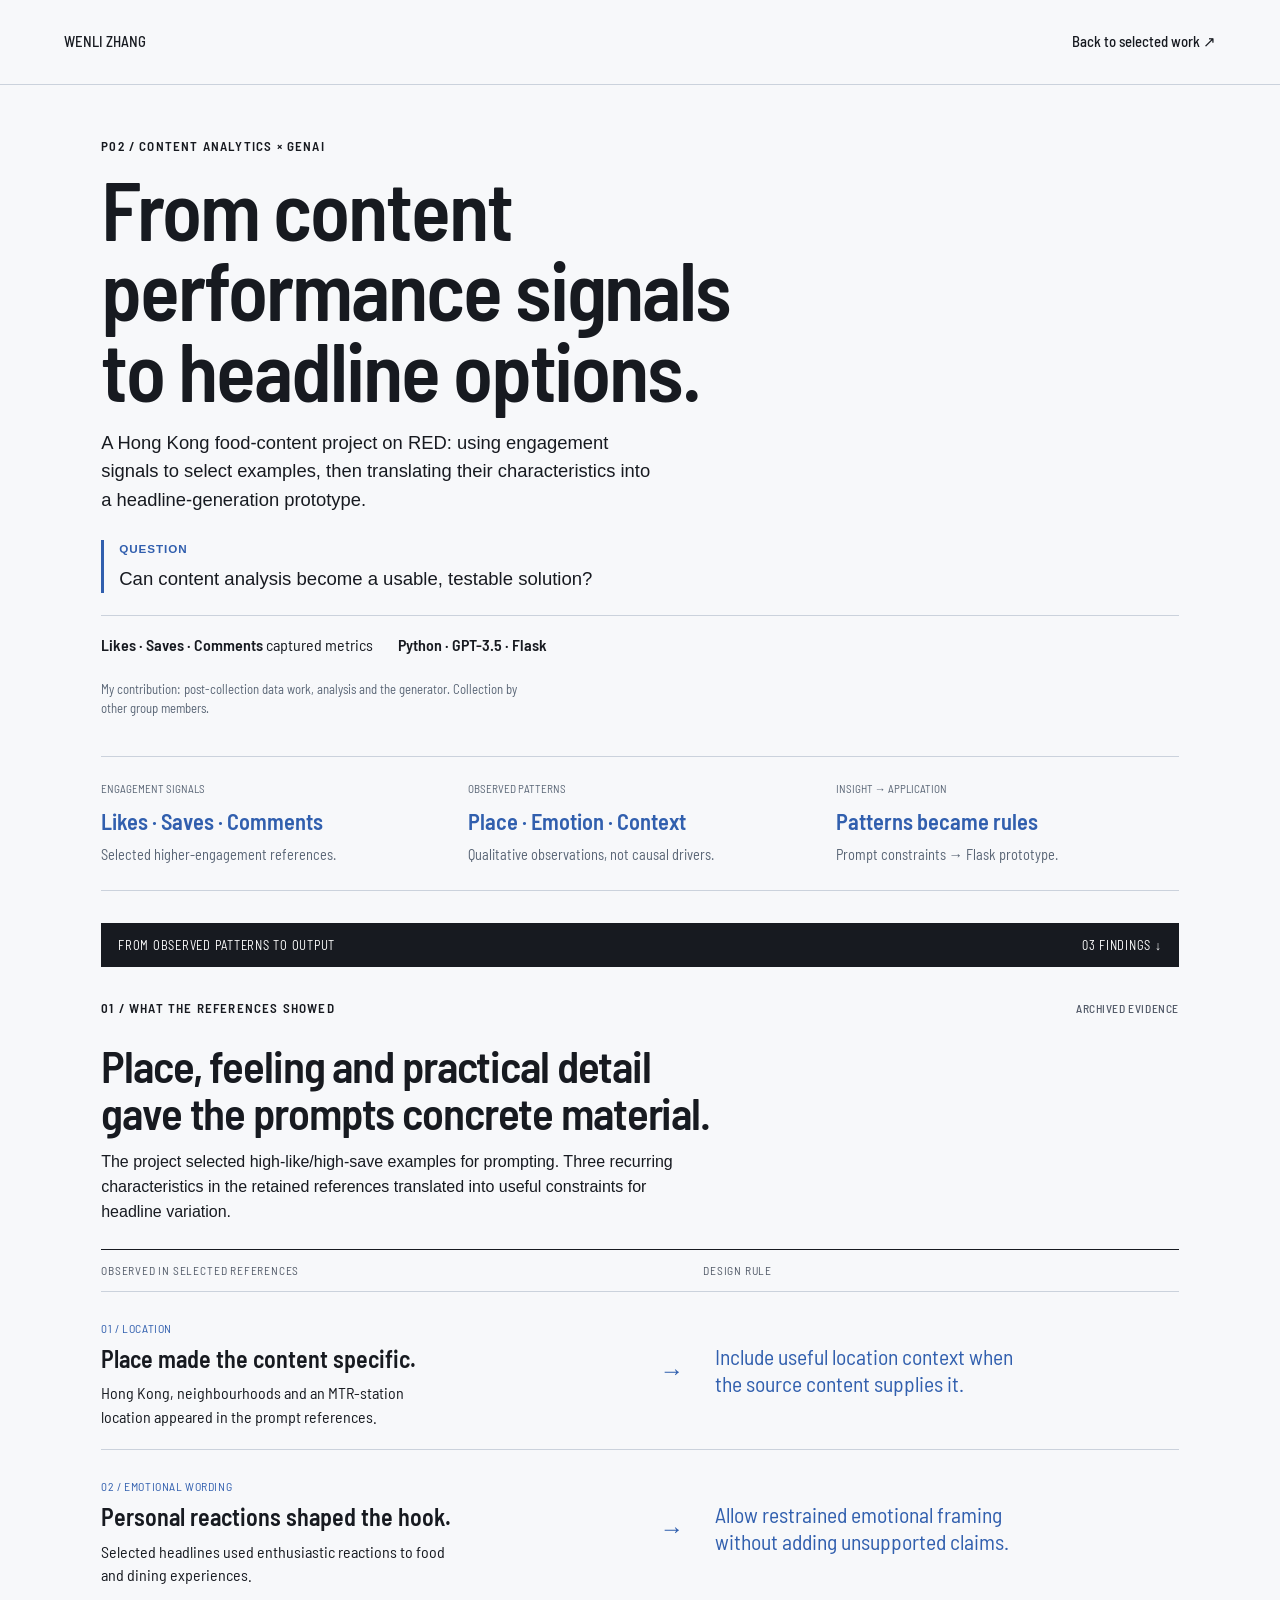
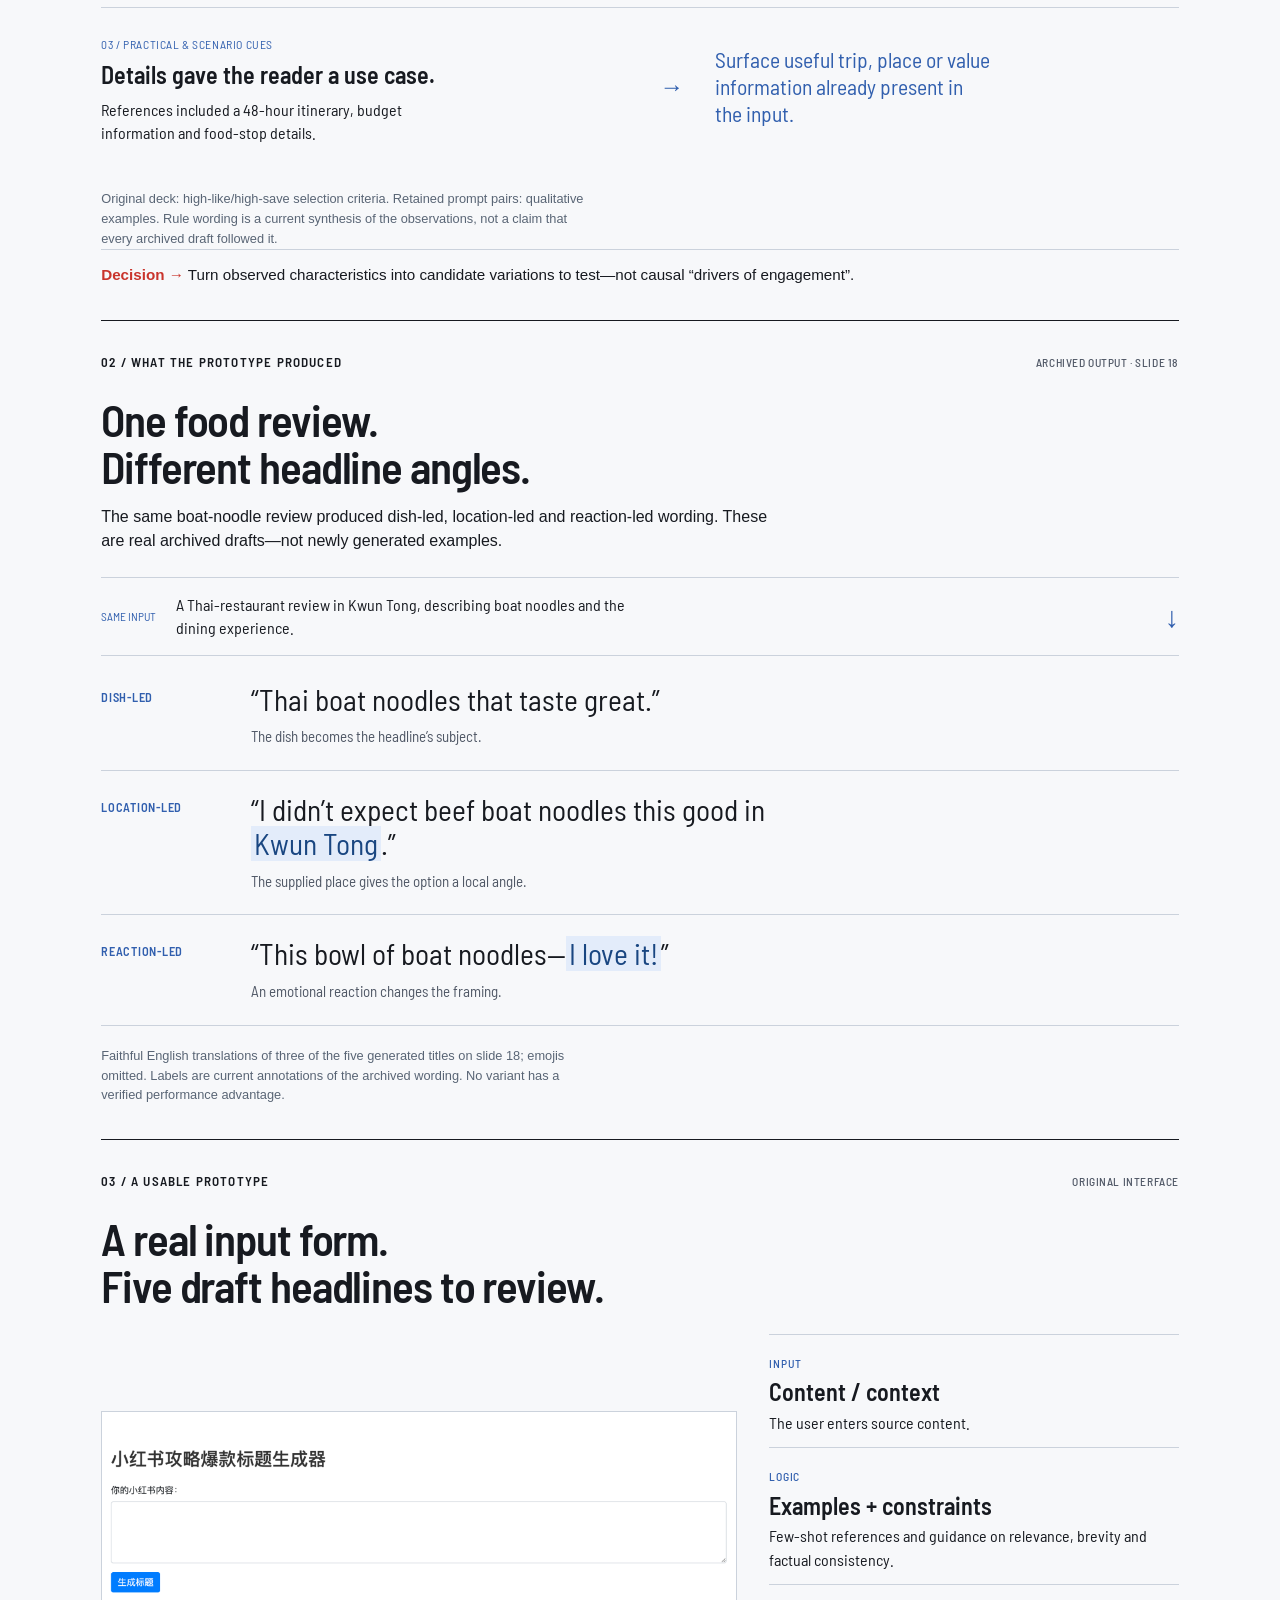
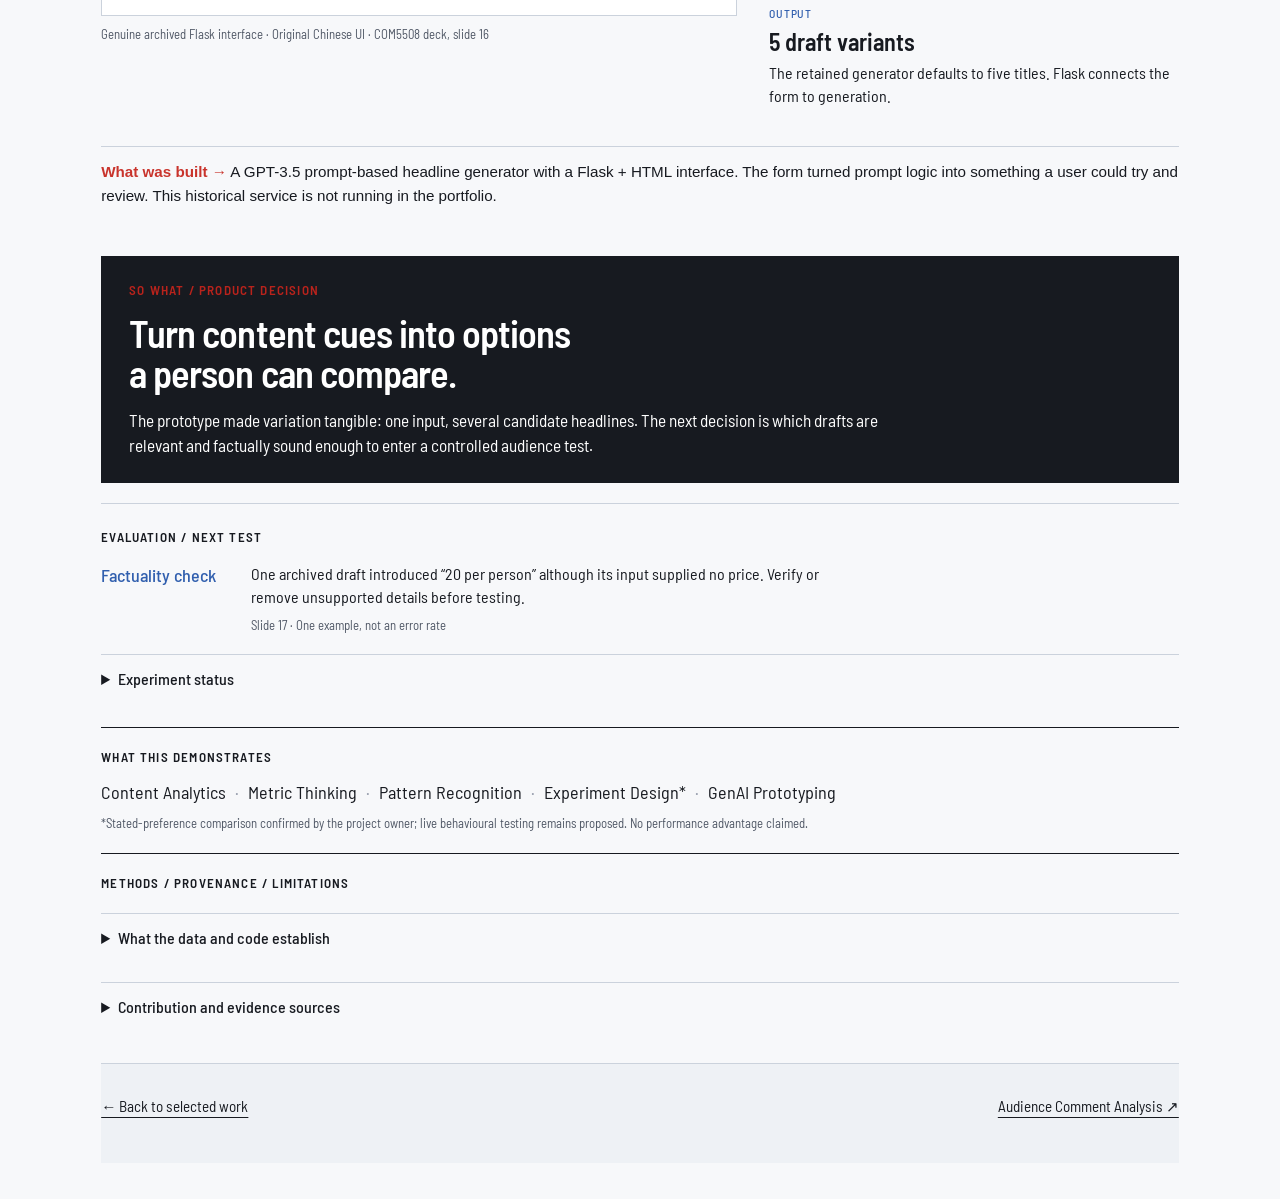
<file: p02.html>
<!doctype html><html lang="en"><head><meta charset="utf-8"><meta name="viewport" content="width=device-width,initial-scale=1"><title>Content Analytics × GenAI · Wenli Zhang</title><link rel="stylesheet" href="case.css?v=mobile-final"><link rel="stylesheet" href="case-results.css"><link rel="stylesheet" href="insight-final.css"><link rel="stylesheet" href="showcase.css"><link rel="stylesheet" href="premium.css"><link rel="stylesheet" href="identity.css"></head><body class="results-case"><a class="skip" href="#main">Skip to findings</a><header class="detail-header"><nav class="wrap nav"><a href="index.html">WENLI ZHANG</a><a href="index.html#p02">Back to selected work ↗</a></nav></header><main id="main" class="results-wrap"><section class="case-intro"><p class="eyebrow">P02 / CONTENT ANALYTICS × GENAI</p><h1>From content performance signals<br> to headline options.</h1><p class="standfirst">A Hong Kong food-content project on RED: using engagement signals to select examples, then translating their characteristics into a headline-generation prototype.</p><p class="case-question"><b>QUESTION</b> Can content analysis become a usable, testable solution?</p><div class="scope-line"><span><b>Likes · Saves · Comments</b> captured metrics</span><span><b>Python · GPT-3.5 · Flask</b></span></div><p class="ownership">My contribution: post-collection data work, analysis and the generator. Collection by other group members.</p></section><div class="case-opening-summary"><p><span>ENGAGEMENT SIGNALS</span><b>Likes · Saves · Comments</b>Selected higher-engagement references.</p><p><span>OBSERVED PATTERNS</span><b>Place · Emotion · Context</b>Qualitative observations, not causal drivers.</p><p><span>INSIGHT → APPLICATION</span><b>Patterns became rules</b>Prompt constraints → Flask prototype.</p></div><div class="findings-divider"><span>FROM OBSERVED PATTERNS TO OUTPUT</span><span>03 FINDINGS ↓</span></div>
<section class="finding" aria-labelledby="patterns-title"><div class="section-top"><p class="eyebrow">01 / WHAT THE REFERENCES SHOWED</p><span class="evidence-tag">ARCHIVED EVIDENCE</span></div><h2 id="patterns-title">Place, feeling and practical detail<br> gave the prompts concrete material.</h2><p class="section-deck">The project selected high-like/high-save examples for prompting. Three recurring characteristics in the retained references translated into useful constraints for headline variation.</p><div class="observation-map"><div class="mapping-heading"><span>OBSERVED IN SELECTED REFERENCES</span><span>DESIGN RULE</span></div><div class="mapping-row"><div><small>01 / LOCATION</small><h3>Place made the content specific.</h3><p>Hong Kong, neighbourhoods and an MTR-station location appeared in the prompt references.</p></div><span aria-hidden="true">→</span><div><p>Include useful location context when the source content supplies it.</p></div></div><div class="mapping-row"><div><small>02 / EMOTIONAL WORDING</small><h3>Personal reactions shaped the hook.</h3><p>Selected headlines used enthusiastic reactions to food and dining experiences.</p></div><span aria-hidden="true">→</span><div><p>Allow restrained emotional framing without adding unsupported claims.</p></div></div><div class="mapping-row"><div><small>03 / PRACTICAL &amp; SCENARIO CUES</small><h3>Details gave the reader a use case.</h3><p>References included a 48-hour itinerary, budget information and food-stop details.</p></div><span aria-hidden="true">→</span><div><p>Surface useful trip, place or value information already present in the input.</p></div></div></div><p class="micro">Original deck: high-like/high-save selection criteria. Retained prompt pairs: qualitative examples. Rule wording is a current synthesis of the observations, not a claim that every archived draft followed it.</p><p class="reading"><b>Decision →</b> Turn observed characteristics into candidate variations to test—not causal “drivers of engagement”.</p></section>
<section class="finding output-finding" aria-labelledby="variants-title"><div class="section-top"><p class="eyebrow">02 / WHAT THE PROTOTYPE PRODUCED</p><span class="evidence-tag">ARCHIVED OUTPUT · SLIDE 18</span></div><h2 id="variants-title">One food review.<br> Different headline angles.</h2><p class="section-deck">The same boat-noodle review produced dish-led, location-led and reaction-led wording. These are real archived drafts—not newly generated examples.</p><div class="variant-source"><small>SAME INPUT</small><p>A Thai-restaurant review in Kwun Tong, describing boat noodles and the dining experience.</p><span>↓</span></div><ol class="annotated-variants"><li><span class="variant-label">DISH-LED</span><blockquote>“Thai boat noodles that taste great.”</blockquote><p>The dish becomes the headline’s subject.</p></li><li><span class="variant-label">LOCATION-LED</span><blockquote>“I didn’t expect beef boat noodles this good in <mark>Kwun Tong</mark>.”</blockquote><p>The supplied place gives the option a local angle.</p></li><li><span class="variant-label">REACTION-LED</span><blockquote>“This bowl of boat noodles—<mark>I love it!</mark>”</blockquote><p>An emotional reaction changes the framing.</p></li></ol><p class="micro">Faithful English translations of three of the five generated titles on slide 18; emojis omitted. Labels are current annotations of the archived wording. No variant has a verified performance advantage.</p></section><section class="finding" aria-labelledby="prototype-title"><div class="section-top"><p class="eyebrow">03 / A USABLE PROTOTYPE</p><span class="evidence-tag">ORIGINAL INTERFACE</span></div><h2 id="prototype-title">A real input form.<br> Five draft headlines to review.</h2><div class="prototype-layout"><figure><img src="p02-archived-interface.png" alt="Original Chinese Flask interface from the group presentation: a content-input box and blue Generate Titles button." width="2048" height="654" loading="lazy"><figcaption>Genuine archived Flask interface · Original Chinese UI · COM5508 deck, slide 16</figcaption></figure><div class="prototype-steps"><div><small>INPUT</small><h3>Content / context</h3><p>The user enters source content.</p></div><div><small>LOGIC</small><h3>Examples + constraints</h3><p>Few-shot references and guidance on relevance, brevity and factual consistency.</p></div><div><small>OUTPUT</small><h3>5 draft variants</h3><p>The retained generator defaults to five titles. Flask connects the form to generation.</p></div></div></div><p class="reading"><b>What was built →</b> A GPT-3.5 prompt-based headline generator with a Flask + HTML interface. The form turned prompt logic into something a user could try and review. This historical service is not running in the portfolio.</p></section>
<section class="so-what p02-decision"><p class="eyebrow">SO WHAT / PRODUCT DECISION</p><h2>Turn content cues into options<br> a person can compare.</h2><p>The prototype made variation tangible: one input, several candidate headlines. The next decision is which drafts are relevant and factually sound enough to enter a controlled audience test.</p></section><section class="compact-validation p02-validation"><p class="eyebrow">EVALUATION / NEXT TEST</p><div class="qa-inline"><b>Factuality check</b><p>One archived draft introduced “20 per person” although its input supplied no price. Verify or remove unsupported details before testing.</p><small>Slide 17 · One example, not an error rate</small></div><details><summary>Experiment status</summary><p>The project owner confirms a 103-participant, three-version stated-preference comparison: original, AI-generated and optimised headlines. Exact preference percentages and a winning version are not available in the recovered evidence and are not reported. This was not a live behavioural A/B test. The original deck proposes online A/B testing under “Further Improvement”; CTR and engagement behaviour remain future validation metrics, with no measured uplift claimed.</p></details></section><section class="demonstrates"><p class="eyebrow">WHAT THIS DEMONSTRATES</p><p>Content Analytics <span>·</span> Metric Thinking <span>·</span> Pattern Recognition <span>·</span> Experiment Design* <span>·</span> GenAI Prototyping</p><small>*Stated-preference comparison confirmed by the project owner; live behavioural testing remains proposed. No performance advantage claimed.</small></section><section class="methods"><p class="eyebrow">METHODS / PROVENANCE / LIMITATIONS</p><details><summary>What the data and code establish</summary><p>Retained data contain topic, title, content and captured likes, saves, comments and shares. The presentation documents cleaning, duplicate removal and sorting by likes. Repeated post IDs across topic captures mean retained rows should not be treated as unique posts without reconciliation.</p><p>Prompt examples contain location references, emotional wording, itineraries and practical details. These provide hypotheses for variation, not quantified population-level patterns. The notebooks and Flask source retain different prompt iterations; feedback flags irrelevant tags, repetition and incorrect details. No consistent automated factuality check is established.</p><p>The historical API used a third-party provider. The portfolio does not call that service or distribute credential-bearing historical code. Raw posts and author identifiers remain private.</p></details><details><summary>Contribution and evidence sources</summary><p>Originally completed as a CityU COM5508 group project. I was responsible for all data work after collection, including cleaning and analysis, and for the generator. Data collection was handled by other group members; the presentation was a shared deliverable.</p><p>Evidence: original Group 2 presentation, slides 6–7, 10–17 and 22; retained content datasets, prompt notebooks and Flask source. This page distinguishes original artifacts from current analytical interpretation. No invented screenshots, generated examples or experiment results are used.</p></details></section><footer class="case-end"><a href="index.html#p02">← Back to selected work</a><a href="p01.html">Audience Comment Analysis ↗</a></footer></main><script src="case-results.js" defer></script></body></html>
</file>
<file: style.css>
@font-face{font-family:Barlow;src:url(barlow-semi-condensed-0.ttf);font-weight:400;font-display:swap}@font-face{font-family:Barlow;src:url(barlow-semi-condensed-2.ttf);font-weight:600;font-display:swap}@font-face{font-family:Barlow;src:url(barlow-semi-condensed-3.ttf);font-weight:700;font-display:swap}
:root{--red:#b9231c;--ink:#17191e;--grey:#eef0f3;--muted:#565c65;--line:#c5c9d0;--lightred:#ff8c7e;--pad:clamp(20px,5vw,72px)}*{box-sizing:border-box}html{scroll-behavior:smooth;scroll-padding-top:24px}body{margin:0;color:var(--ink);background:white;font:400 18px/1.4 Barlow,'Arial Narrow',sans-serif}h1,h2,h3,p,ol{margin:0}h1,h2,h3{font-weight:600;letter-spacing:-.025em;text-wrap:balance}h1{font-size:clamp(3.4rem,7.4vw,6rem);line-height:.95}h2{font-size:clamp(2.8rem,4.8vw,4.5rem);line-height:1}h3{font-size:clamp(1.7rem,2.8vw,2.6rem);line-height:1.1}em{color:var(--red);font-style:normal}p{max-width:68ch;text-wrap:pretty}a{color:inherit;text-underline-offset:5px}button{font:inherit;cursor:pointer}a,button{touch-action:manipulation}a:focus-visible,button:focus-visible{outline:3px solid currentColor;outline-offset:5px}.wrap{max-width:1440px;margin:auto;padding-inline:var(--pad)}.skip{position:absolute;top:-100px;padding:15px;background:white;z-index:10}.skip:focus{top:10px}.small,.annotation{font-size:.95rem;color:var(--muted)}.annotation{margin-top:18px}.project-id{font-size:.875rem;letter-spacing:.075em;font-weight:600;color:var(--red);display:block;margin-bottom:16px}.role{font-size:clamp(1.35rem,2.4vw,2rem);margin-top:14px}nav{display:flex;justify-content:space-between;align-items:center;padding-block:20px}nav a{display:inline-flex;min-height:44px;align-items:center;text-decoration:none;font-size:1rem}nav>div{display:flex;gap:28px}.brand{font-weight:700;font-size:1.5rem}.brand span{font-size:.8rem;margin-left:12px;letter-spacing:.1em}.hero-main{display:grid;grid-template-columns:1.8fr 1fr;gap:40px;align-items:end;padding-block:65px 60px}.hero h1{color:var(--red)}.position{font-size:clamp(1.2rem,2.3vw,2rem);line-height:1.15;font-weight:600}.hero-bottom{display:flex;gap:35px;align-items:center;padding-block:17px;border-top:3px solid var(--red);font-size:.95rem}.hero-bottom span{margin-right:auto;color:var(--muted)}.hero-bottom a{text-decoration:none}.project{padding-block:72px}.project-head{display:grid;grid-template-columns:1.2fr 1fr;gap:70px;align-items:end}.context>p{font-size:1.25rem}.context .small{font-size:.95rem;margin-top:18px}.archive{display:flex;gap:40px;align-items:center;margin-block:30px}.archive b{font-size:1.75rem;margin-right:6px;font-weight:600}.archive span{font-size:1rem}.archive .archive-note{margin-left:auto;font-size:.85rem;color:var(--muted)}.question{display:grid;grid-template-columns:160px 1fr;gap:35px;padding-block:22px;border-block:1px solid var(--line)}.question>span{color:var(--red);font-size:.9rem;font-weight:600;padding-top:5px}.question>p{font-size:1.4rem;max-width:64ch;line-height:1.3}.process{padding-block:35px 30px}.section-top{display:flex;justify-content:space-between;gap:30px;align-items:end;margin-bottom:25px}.pipeline{display:grid;grid-template-columns:repeat(6,minmax(0,1fr));list-style:none;padding:0;margin-block:30px;gap:18px}.pipeline li{position:relative;padding-top:18px;border-top:2px solid var(--ink)}.pipeline li:not(:last-child):after{content:'→';position:absolute;right:-13px;top:-15px;background:white;padding:0 3px;color:var(--red)}.pipeline b{font-size:1.3rem;display:block}.pipeline span{display:block;font-size:.9rem;color:var(--muted);margin-top:5px}.population{display:grid;grid-template-columns:repeat(4,minmax(0,1fr));gap:28px;margin-top:35px}.pop-stage strong{font-size:clamp(2rem,3.9vw,3.6rem);font-weight:600;display:block;line-height:1}.pop-stage:last-child strong{color:var(--red)}.pop-stage span{display:block;font-size:.87rem;margin-block:10px}.pop-track{height:8px;background:var(--grey)}.pop-track i{display:block;height:100%;background:var(--ink)}.pop-stage:last-child i{background:var(--red)}.pop-stage small{font-size:.85rem;color:var(--muted);display:block;margin-top:8px}.findings{background:var(--grey);margin-inline:calc(-1 * var(--pad));padding:35px var(--pad);margin-top:12px}.sample-grid{display:grid;grid-template-columns:1fr 1fr;gap:70px}.finding-head{display:flex;gap:25px;align-items:center}.finding-head strong{font-size:4.5rem;line-height:1;font-weight:600;color:var(--red)}.finding-head small{font-size:.55em}.finding-head p{font-size:1.1rem}.composition{display:flex;height:18px;gap:2px;margin-top:24px}.composition i{display:block;min-width:0;background:#858b95}.composition i.focus{background:var(--red)}.composition-key{display:flex;flex-wrap:wrap;gap:7px 19px;margin-top:12px;font-size:.87rem}.composition-key b{font-weight:600}.concentration>span{font-size:.9rem;font-weight:600}.concentration>div:first-of-type{display:flex;gap:22px;align-items:center}.concentration b{font-weight:600;font-size:2.7rem}.concentration i{font-style:normal}.compare-bars{margin:12px 0}.compare-bars>div{display:grid;grid-template-columns:110px 1fr;gap:12px;align-items:center;font-size:.9rem;margin-top:8px}.compare-bars i{height:7px;background:#d8dce2}.compare-bars b{display:block;height:100%;background:var(--red)}.sentiment{margin-top:40px;border-top:1px solid var(--line);padding-top:30px}.sentiment .small{margin-top:8px}.tabs{display:flex;gap:5px;flex-shrink:0}.tabs button,.weight-control button{border:1px solid var(--line);background:transparent;min-height:44px;padding:8px 18px;font-size:1rem;color:inherit}.tabs button[aria-selected=true],.weight-control button[aria-pressed=true]{background:var(--ink);color:white;border-color:var(--ink)}.sentiment-bars{display:grid;grid-template-columns:repeat(3,minmax(0,1fr));gap:32px}.sentiment-bars header{display:flex;justify-content:space-between;align-items:baseline;gap:10px}.sentiment-bars strong{font-size:2.75rem;line-height:1;font-weight:600}.track{height:13px;background:#d7dbe0;margin-top:14px;position:relative}.track i{display:block;height:100%;width:100%;transform:scaleX(var(--share));transform-origin:left;background:var(--tone,var(--ink));transition:transform .45s cubic-bezier(.22,1,.36,1)}.scale{display:flex;justify-content:space-between;font-size:.8rem;color:var(--muted);margin-top:6px}.source-table{width:100%;border-collapse:collapse;font-size:.95rem}.source-table th,.source-table td{padding:8px 10px;text-align:left;border-bottom:1px solid var(--line)}.source-table td>span{display:block;position:relative;isolation:isolate}.source-table td>span:before{content:'';position:absolute;inset:0 auto 0 0;width:var(--share);background:#d8dce2;z-index:-1}.validation{padding-block:40px 25px}.weight-control{display:flex;flex-shrink:0}.weight-grid{display:grid;grid-template-columns:1.45fr .7fr;gap:70px;align-items:center;margin-bottom:18px}.weight-row{display:grid;grid-template-columns:85px minmax(0,1fr) 85px;gap:15px;align-items:center;margin-bottom:14px}.weight-row .track{margin:0;height:10px;background:var(--grey)}.weight-row strong{font-size:1.7rem;text-align:right;font-weight:600;font-variant-numeric:tabular-nums}.weight-result>strong{font-size:4.5rem;line-height:1;font-weight:600;color:var(--red);display:block}.weight-result small{font-size:.5em}.weight-result>span{font-size:.9rem;display:block;margin-block:10px}.weight-result p{font-size:1.05rem}.method-check{display:grid;grid-template-columns:1fr 1.35fr;gap:75px;margin-top:40px;padding-top:35px;border-top:1px solid var(--line)}.method-check h3{margin-bottom:15px}.method-check p{font-size:1.05rem;max-width:39ch}.coverage-label{display:flex;justify-content:space-between;align-items:baseline;gap:16px}.coverage-label strong{font-size:2.35rem;line-height:1;font-weight:600;color:var(--red)}.coverage-label small{font-size:1rem}.coverage-label>span{font-size:1rem}.coverage-track{height:20px;background:var(--grey);margin-top:16px}.coverage-track i{width:7.266574%;background:var(--red);display:block;height:100%}.coverage-count{display:flex;justify-content:space-between;margin-top:8px;font-size:.9rem;color:var(--muted)}#phrases{margin-block:22px 12px}.phrase-row{display:grid;grid-template-columns:1fr auto;gap:12px;padding-block:6px;font-size:1rem}.phrase-row b{font-weight:600}.method-check p.small{font-size:.9rem}.synthesis{display:flex;justify-content:space-between;gap:30px;margin-top:20px;padding:22px 0;border-top:2px solid var(--ink)}.synthesis p{font-size:1.1rem}.synthesis b{display:block;font-size:.85rem;color:var(--red);margin-bottom:7px}.project-close{display:flex;justify-content:space-between;align-items:center;gap:35px;margin-top:28px}.project-close p{font-size:.85rem;max-width:78ch;color:var(--muted)}.project-close a{font-size:1rem;font-weight:600;white-space:nowrap;min-height:44px;display:flex;align-items:center}.dark{background:var(--ink);color:white;--muted:#bec3cb;--line:#616670;--red:var(--lightred)}.dark .question{margin-top:32px}.dark .pipeline li{border-color:#818793}.dark .pipeline li:after{background:var(--ink)}.dark .process{padding-bottom:0}.content-evidence{display:grid;grid-template-columns:1fr 1.35fr;gap:75px;margin-block:20px 40px}.metric-pair{display:flex;gap:16px;align-items:center;margin-block:20px 12px}.metric-pair b{font-size:1.8rem;font-weight:600}.patterns>div{display:flex;gap:25px;justify-content:space-between;align-items:baseline;padding-block:12px;border-bottom:1px solid var(--line)}.patterns b{font-size:1.5rem;font-weight:600}.patterns span{font-size:1rem;color:var(--muted)}.patterns>.small{margin-top:16px}.genai{padding-top:35px;border-top:1px solid var(--line)}.dark .tabs button[aria-selected=true]{color:var(--ink);background:white;border-color:white}.prototype-flow{display:grid;grid-template-columns:1fr 35px 1fr 35px .75fr;gap:25px;align-items:center;min-height:220px}.prototype-flow>i{font-size:2rem;font-style:normal;color:var(--red)}.prototype-flow h4{font-size:1rem;font-weight:600;color:var(--red);margin:0 0 16px}.rule{display:block;padding-block:8px;border-bottom:1px solid var(--line);font-size:1.2rem}.draft-number{font-size:5rem;font-weight:600;color:var(--red);line-height:1}.draft-caption{font-size:1.25rem}.draft-slots{display:flex;gap:6px;margin-top:16px}.draft-slots span{height:35px;width:27px;display:grid;place-items:center;border:1px solid var(--line);font-size:.9rem}.prototype-flow .small{margin-top:14px}.test-flow{display:grid;grid-template-columns:1fr auto 1fr;gap:50px;align-items:center;min-height:220px}.test-flow h4{margin:0 0 14px;font-size:1.1rem;color:var(--red)}.variants{display:flex;gap:15px}.variants span{font-size:3rem;border-bottom:2px solid var(--red);padding:8px 28px}.test-flow>i{font-size:2rem;font-style:normal}.test-flow .small{margin-top:16px}.output-path{display:flex;gap:20px;justify-content:space-between;align-items:center;margin-top:40px;font-size:1.4rem}.output-path b{font-weight:600}.output-path i{color:var(--red);font-style:normal}.output-summary{font-size:1.05rem;margin-top:20px;max-width:95ch;color:var(--muted)}footer{display:grid;grid-template-columns:1fr 1.1fr;gap:70px;padding-block:65px}footer h2{color:var(--red);font-size:3.3rem}.contact-links{display:flex;gap:26px;margin-top:30px}.contact-links a{min-height:44px;display:flex;align-items:center;font-weight:600;text-decoration:none}.toolkit{display:grid;grid-template-columns:1fr 1fr;gap:20px;margin-bottom:18px}.toolkit p{font-size:1rem}.toolkit b{font-size:.85rem;display:block;margin-bottom:5px}.background{font-size:1.2rem;margin-block:25px 12px}.sr-only{position:absolute;width:1px;height:1px;overflow:hidden;clip:rect(0,0,0,0)}
@media(max-width:1000px){.hero-main{grid-template-columns:1fr;gap:25px}.position{font-size:1.2rem}.position br{display:none}.project-head{gap:35px}.archive{gap:22px;flex-wrap:wrap}.archive .archive-note{margin-left:0}.pipeline{grid-template-columns:repeat(3,minmax(0,1fr));gap:25px}.pipeline li:nth-child(3):after{display:none}.sample-grid,.weight-grid{gap:35px}.section-top{align-items:start;flex-wrap:wrap}.method-check,.content-evidence{gap:35px}.prototype-flow{gap:15px;grid-template-columns:1fr 20px 1fr 20px .8fr}.sentiment-bars strong{font-size:2.2rem}.sentiment-bars header{display:block}.profile-name h2{font-size:2.6rem}}
@media(max-width:650px){body{font-size:17px}nav .brand span{display:none}nav>div{gap:16px}nav>div a{font-size:.875rem}nav>div a:first-child{display:none}.hero-main{padding-block:40px}.hero h1{font-size:3.3rem}.position{font-size:1rem}.hero-bottom{gap:12px;flex-wrap:wrap}.hero-bottom span{flex-basis:100%}.hero-bottom a{font-size:.85rem}.project{padding-block:42px}.project-head{grid-template-columns:1fr;gap:24px}h2{font-size:2.9rem}.context>p{font-size:1.15rem}.context .small{font-size:.95rem}.archive{display:grid;grid-template-columns:1fr 1fr;gap:18px}.archive b{display:block;line-height:1.1}.archive span{font-size:.9rem}.question{grid-template-columns:1fr;gap:10px}.question>p{font-size:1.2rem}.pipeline{grid-template-columns:repeat(2,minmax(0,1fr));gap:25px 22px}.pipeline li:nth-child(3):after{display:block}.pipeline li:nth-child(even):after{display:none}.pipeline span{font-size:.95rem}.population{grid-template-columns:1fr 1fr;gap:25px 18px}.pop-stage strong{font-size:2.5rem}.pop-stage span{font-size:.8rem}.sample-grid,.weight-grid,.method-check,.content-evidence,footer{grid-template-columns:1fr;gap:32px}.finding-head strong{font-size:3.5rem}.composition-key{font-size:.9rem}.sentiment-bars{grid-template-columns:1fr;gap:20px}.sentiment-bars header{display:flex}.sentiment-bars strong{font-size:2.5rem}.source-table{font-size:.85rem}.source-table th,.source-table td{padding:8px 3px}.section-top{gap:20px}.tabs{width:100%}.tabs button{flex:1}.weight-control{width:100%}.weight-control button{flex:1;padding:8px;font-size:.95rem}.weight-row{grid-template-columns:75px minmax(0,1fr) 76px;gap:10px}.weight-result{display:grid;grid-template-columns:auto 1fr;gap:12px 20px;align-items:center}.weight-result>strong{font-size:3.5rem}.weight-result p{grid-column:1/-1}.coverage-label{display:block}.coverage-label>span{display:block;margin-top:10px}.method-check p{max-width:100%}.synthesis{display:grid;gap:15px}.synthesis p{display:grid;grid-template-columns:125px 1fr;gap:12px;font-size:1rem}.synthesis b{margin:0}.project-close{display:block}.project-close a{margin-top:15px}.patterns>div{display:block}.patterns b,.patterns span{display:block}.patterns span{margin-top:5px}.prototype-flow{grid-template-columns:1fr;gap:18px;min-height:0}.prototype-flow>i{transform:rotate(90deg);justify-self:center}.draft-number{font-size:4rem}.test-flow{grid-template-columns:1fr;gap:20px}.test-flow>i{transform:rotate(90deg);justify-self:center}.output-path{flex-wrap:wrap;justify-content:start;font-size:1.1rem;gap:12px}.toolkit{gap:20px}.small,.annotation{font-size:.95rem}}
@media(prefers-reduced-motion:reduce){html{scroll-behavior:auto}*,*:before,*:after{transition:none!important;animation:none!important}}
/* C5: controlled analytical transformations; one compact decision narrative. */
:root{--ease:cubic-bezier(.22,1,.36,1)}html{scroll-behavior:auto}.hero h1,footer h2{color:var(--ink)}h1 .period{color:var(--ink)}button{min-height:44px}nav button{background:none;border:0;font-size:.8rem;color:var(--muted);padding:4px 8px}.hero-main{grid-template-columns:1.1fr 1fr;padding:35px 0 45px;align-items:center}.hero h1{font-size:clamp(4rem,7.5vw,6rem);line-height:.9;letter-spacing:-.03em}.hero .role{margin-top:22px}.principle{display:grid;grid-template-columns:1fr 50px;max-width:370px;justify-self:end;width:100%;font-size:clamp(1.7rem,3vw,2.9rem);font-weight:600;line-height:1.05}.principle>span:nth-of-type(2){padding-left:45px}.principle>span:nth-of-type(3){padding-left:90px}.principle>i{color:var(--red);font-style:normal}.principle p{grid-column:1/-1;font-size:.95rem;line-height:1.4;font-weight:400;margin-top:24px;color:var(--muted)}.work-index{display:grid;grid-template-columns:.5fr 1fr 1fr;gap:30px;align-items:center;padding:25px 0;border-block:1px solid var(--line)}.work-index>span{font-size:.95rem;color:var(--muted)}.work-index>a{position:relative;text-decoration:none;font-size:1.4rem;font-weight:600;transition:color .15s}.work-index>a:hover{color:var(--red)}.work-index a>b{font-size:.8rem;margin-right:8px;color:var(--red)}.work-index small{display:block;font-size:.9rem;color:var(--muted);font-weight:400;padding-left:25px}.work-index i{position:absolute;right:0;top:0;font-style:normal}.project{padding-block:55px 40px}.project-head{grid-template-columns:1.25fr 1fr;gap:70px}.project h2{font-size:clamp(2.6rem,4.2vw,4rem)}.archive{margin-top:25px;padding-bottom:0}.question{border:0;padding:28px 0 32px;grid-template-columns:130px 1fr}.question h3{font-size:clamp(1.45rem,2.2vw,2rem);font-weight:400}.population-scene{display:grid;grid-template-columns:.85fr 1.4fr;gap:70px;padding:40px 0 50px;align-items:center}.population-intro>.small{margin:14px 0 20px}.stage-control{display:flex;flex-wrap:wrap;gap:8px}.stage-control button{background:none;border:0;border-bottom:2px solid #c5c9d0;padding:8px 10px;font-size:1rem}.stage-control [aria-pressed=true]{border-color:var(--red);color:var(--red);font-weight:600}.pop-number{display:flex;align-items:end;gap:24px;margin-bottom:16px}.pop-number strong{font-size:clamp(3.5rem,6vw,5.7rem);font-weight:600;line-height:1;letter-spacing:-.025em;font-variant-numeric:tabular-nums}.pop-number span{font-size:.8rem;max-width:120px;margin-bottom:6px}.population-display svg{width:100%;height:75px;display:block;color:var(--red)}#pop-mask{transform-origin:left;transition:transform .5s var(--ease)}#pop-note{min-height:2.8em;margin-top:13px}.population-trail{display:flex;align-items:center;justify-content:space-between;gap:10px;font-size:1.15rem;font-variant-numeric:tabular-nums}.population-trail i{color:var(--muted);font-style:normal}.population-trail b{color:var(--red)}.evidence-scene{display:grid;grid-template-columns:1fr 1.2fr;gap:70px;background:var(--grey);padding:40px var(--pad);margin-inline:calc(-1 * var(--pad))}.evidence-scene .project-id{margin-bottom:10px}.finding-head{margin-top:18px}.finding-head strong{font-size:4.1rem;line-height:1}.finding-head p{font-size:1rem}.composition{margin-top:15px}.composition-key{flex-wrap:wrap;gap:8px 16px;font-size:.85rem}.concentration{margin-top:26px}.concentration>div{justify-content:start;gap:20px}.concentration b{font-size:2rem}.concentration>span{font-size:.8rem}.implication{font-size:1.05rem;max-width:45ch;margin-top:22px}.weight-control{margin:22px 0 26px;justify-content:start}.weight-row{grid-template-columns:65px 1fr 75px;gap:12px;margin:15px 0}.weight-row strong{font-size:1.6rem}.track{height:10px;position:relative;background:#d9dde3;overflow:visible}.track i{height:100%;transition:transform .45s var(--ease);transform-origin:left}.track u{position:absolute;inset:-4px auto -4px 0;width:calc(var(--share) * 100%);border:1px solid var(--ink);z-index:1;pointer-events:none}.weight-decision{display:flex;gap:30px;align-items:center;margin-top:30px}.weight-decision>strong{font-size:5rem;line-height:1;color:var(--red);white-space:nowrap}.weight-decision small{font-size:1.2rem}.weight-decision p{font-size:1.05rem}.sentiment{border:0;padding:38px 0 30px;margin:0}.sentiment h3{font-size:2rem}.sentiment .section-top{margin-bottom:24px}.sentiment-bars strong{font-size:2.4rem}.sentiment-bars .track{height:12px}.source-controls{display:flex;gap:7px;margin-bottom:15px}.source-controls button{background:var(--grey);border:0;padding:8px 16px;font-size:.95rem}.source-controls button[aria-pressed=true]{background:var(--ink);color:white}.source-caption{display:flex;justify-content:space-between;margin:0 0 16px;font-size:.9rem}.method-scene{display:grid;grid-template-columns:.8fr 1.5fr;gap:80px;padding:35px 0;align-items:start}.method-scene h3{font-size:2.2rem}.method-scene p{font-size:1.05rem;margin-top:12px}.method-scene button{margin-top:20px;border:0;border-bottom:1px solid var(--ink);background:none;padding:8px 0;font-size:1rem}.coverage-head{display:flex;align-items:end;gap:20px}.coverage-head strong{font-size:3.5rem;line-height:1;font-weight:600}.coverage-head>span{font-size:.85rem;max-width:120px}.coverage-field{height:45px;display:flex;gap:3px;margin:20px 0 12px}.coverage-field .matched{width:7.27%;background:var(--red)}.coverage-field .unmatched{flex:1;background:var(--ink);transition:background .45s var(--ease),opacity .45s var(--ease)}.applied .unmatched{background:#c5c9d0}.applied .coverage-head strong{color:var(--red)}.method-decision b{display:block}details{margin-top:16px;font-size:.9rem}summary{cursor:pointer;min-height:44px;padding-top:10px}details .small{font-size:.85rem}.decision-strip{display:flex;justify-content:space-between;gap:30px;background:var(--ink);color:white;padding:20px 25px;margin-top:10px}.decision-strip p{font-size:1.05rem}.decision-strip b{display:block;font-size:.8rem;color:#d2d6dc;margin-bottom:5px}.project-close{margin-top:25px}.dark{--red:#ff8c7e;--muted:#bec3cb;--line:#555a63;background:#17191e;color:#fff;padding-block:50px}.dark .question{margin-top:5px}.workspace{margin:10px 0 25px}.workspace-nav{display:grid;grid-template-columns:repeat(4,1fr);gap:0;border-bottom:1px solid #555a63}.workspace-nav button{background:none;color:#bec3cb;border:0;border-bottom:3px solid transparent;padding:15px 20px;text-align:left;font-size:1.4rem;transition:background .2s,color .2s}.workspace-nav small{font-size:.8rem;margin-right:12px}.workspace-nav button[aria-selected=true]{color:white;border-color:var(--red);background:#25282e}.workspace-nav button:hover{color:white}#workspace-panel{display:grid;grid-template-columns:.9fr 1.4fr;gap:80px;align-items:center;min-height:345px;padding:32px 0;animation:state-in .25s var(--ease)}.workspace-lead>span{font-size:.8rem;color:var(--red)}.workspace-lead h3{font-size:2.7rem;margin:15px 0}.workspace-lead p{font-size:1.05rem;max-width:37ch;color:#d2d6dc}.signals{display:flex;gap:25px;align-items:center;font-size:3rem;line-height:1.2}.signals i{font-size:1.3rem;color:var(--red);font-style:normal}.signal-scene>p{margin-top:12px}.next-logic{display:flex;flex-wrap:wrap;gap:16px;align-items:center;margin:30px 0 18px;font-size:1.2rem}.next-logic i{font-style:normal;color:var(--red)}.hypotheses>div{display:flex;justify-content:space-between;align-items:baseline;padding:17px 0;border-bottom:1px solid #555a63;gap:16px}.hypotheses b{font-size:1.6rem}.hypotheses span{font-size:.95rem;color:#bec3cb}.hypotheses>p{margin-top:18px}.prompt-rules{display:flex;flex-wrap:wrap;gap:10px 25px;font-size:1.05rem;color:#d2d6dc}.prompt-rules span{border-bottom:1px solid #555a63;padding-bottom:5px}.variant-output{display:flex;gap:28px;align-items:center;margin-top:24px}.variant-output>strong{font-size:6rem;line-height:1;color:var(--red);font-weight:600}.variant-output b{font-size:.85rem}.variant-output .small{margin-top:10px}.variants{align-items:center}.variants i{color:var(--red);font-style:normal;font-size:2rem}.variants span{font-size:4rem;background:#25282e;padding:8px 35px;border-bottom:2px solid var(--red)}.output-path{font-size:1.1rem;margin-top:10px}.output-summary{font-size:1rem}.dark .project-close{margin-top:25px}footer{padding-block:45px;gap:60px}footer h2{color:var(--ink);font-size:3rem}@keyframes state-in{from{opacity:.6;transform:translateY(5px)}to{opacity:1;transform:translateY(0)}}.reduce-motion *,.reduce-motion *:before,.reduce-motion *:after{transition:none!important;animation:none!important;scroll-behavior:auto!important}
@media(max-width:900px){.hero-main{grid-template-columns:1fr 1fr}.project-head{gap:30px}.population-scene,.evidence-scene,.method-scene{gap:30px}.weight-row{grid-template-columns:60px 1fr 65px}.weight-row strong{font-size:1.3rem}.weight-decision{gap:15px}.weight-decision>strong{font-size:3.6rem}.work-index{grid-template-columns:1fr 1fr}.work-index>span{grid-column:1/-1}.work-index>a{font-size:1.2rem}#workspace-panel{gap:30px}.workspace-nav button{padding-inline:12px}.workspace-nav small{margin-right:5px}.signals{font-size:2.5rem}.hypotheses>div{display:block}.hypotheses span{display:block;margin-top:5px}}
@media(max-width:600px){nav>div{gap:10px}nav a{font-size:.9rem}nav .brand span{display:none}nav button{font-size:.7rem;padding:0}.hero-main{grid-template-columns:1fr;gap:30px;padding-block:35px}.hero h1{font-size:5rem}.principle{max-width:none;grid-template-columns:auto 22px auto 22px auto;gap:5px;font-size:1.5rem}.principle>span:nth-of-type(2),.principle>span:nth-of-type(3){padding:0}.principle>i{transform:rotate(-45deg)}.principle p{font-size:.85rem;margin-top:8px}.work-index{gap:15px;padding-block:20px}.work-index>a{font-size:1.1rem;padding-right:12px}.work-index small{font-size:.75rem;padding-left:0;margin-top:5px}.project{padding-top:35px}.project-head{display:block}.context{margin-top:22px}.project h2{font-size:2.8rem}.archive{gap:15px;flex-wrap:wrap}.archive>.small{width:100%}.question{display:block;padding-block:25px}.question>span{display:block;margin-bottom:10px}.question h3{font-size:1.5rem}.population-scene{display:block;padding:15px 0 30px}.population-intro h3{font-size:1.8rem}.population-intro>.small{font-size:.9rem;max-width:40ch}.stage-control{display:grid;grid-template-columns:repeat(4,1fr);gap:3px}.stage-control button{padding-inline:5px}.population-display{margin-top:24px}.pop-number strong{font-size:4rem}.population-display svg{height:60px}.population-trail{font-size:.95rem;gap:5px}.evidence-scene{display:block;padding-block:28px}.finding-head strong{font-size:3.7rem}.sample-risk h3,.weight-test h3{font-size:1.9rem}.concentration{margin-top:18px}.implication{font-size:1rem}.weight-test{margin-top:35px}.weight-decision>strong{font-size:4.7rem}.weight-decision{gap:25px}.weight-decision p{font-size:1rem}.sentiment{padding-block:30px 15px}.sentiment h3{font-size:1.8rem}.sentiment .section-top{gap:16px}.sentiment-bars{gap:18px}.sentiment-bars strong{font-size:2rem}.source-controls{display:grid;grid-template-columns:repeat(7,1fr);gap:3px}.source-controls button{padding:5px;font-size:.85rem}.source-caption{display:block}.source-caption span{display:block;margin-top:5px}.method-scene{display:block;padding-top:25px}.method-scene h3{font-size:1.8rem}.method-scene h3 br{display:none}.method-scene button{margin-top:10px}.coverage-display{margin-top:22px}.coverage-head strong{font-size:3.3rem}.coverage-count{gap:10px;font-size:.85rem}.decision-strip{gap:15px;padding:18px;display:grid;grid-template-columns:1fr}.decision-strip p{display:flex;gap:15px;font-size:.95rem}.decision-strip b{min-width:55px}.project-close{gap:20px}.project-close p{max-width:35ch}.workspace-nav{grid-template-columns:repeat(4,1fr)}.workspace-nav button{font-size:1rem;padding:12px 4px}.workspace-nav small{display:block;margin:0 0 4px}#workspace-panel{display:block;min-height:490px;padding-top:24px}.workspace-lead h3{font-size:2.2rem}.workspace-lead h3 br{display:none}.workspace-lead p{max-width:40ch;font-size:1rem;margin-bottom:25px}.signals{font-size:2.6rem}.next-logic{font-size:1rem;gap:10px;margin-top:24px}.hypotheses>div{padding:10px 0}.hypotheses b{font-size:1.3rem}.hypotheses span{font-size:.9rem}.prompt-rules{font-size:.95rem}.variant-output{gap:20px}.variants span{font-size:3rem}.output-path{font-size:.85rem;gap:8px}.output-summary{font-size:.95rem}footer{padding-block:35px}footer h2{font-size:2.6rem}.toolkit{gap:20px}footer .role{font-size:1.3rem}}
@media(prefers-reduced-motion:reduce){*,*:before,*:after{animation:none!important;transition:none!important;scroll-behavior:auto!important}}
/* Production semantics: blue measures; red flags decisions and experiments. */
:root{--blue:#1647d9;--blue-dark:#82a7ff}.hero-skills{font-size:1rem;color:var(--muted);margin-top:20px;line-height:1.6}.signal-object{width:min(100%,430px);justify-self:end}.signal-object svg{width:100%;display:block;overflow:visible}.signal-object rect{fill:var(--blue);transform-box:fill-box;transform-origin:center;animation:structure 1.45s var(--ease) both;animation-delay:var(--delay)}.signal-object rect:nth-child(5n){fill:#69717c}.signal-object>div{display:flex;justify-content:space-between;font-size:.9rem;margin-top:12px}.signal-object>small{display:block;text-align:right;color:var(--muted);font-size:.8rem;margin-top:8px}@keyframes structure{from{transform:translate(var(--dx),var(--dy)) rotate(var(--turn));opacity:.45}to{transform:translate(0,0) rotate(0);opacity:1}}.work-index>a{padding-right:8px;min-height:90px}.work-index small{padding-left:0;margin-top:8px}.index-preview{height:24px;display:flex;align-items:end;gap:5px;max-width:200px;margin-top:12px;opacity:.5;transition:opacity .2s,transform .25s;transform:translateY(3px)}.index-preview i{position:static;display:block;height:5px;background:var(--blue);font-style:normal}.flow-preview{font-size:.85rem;font-weight:400;color:var(--red);align-items:center}.work-index a:hover .index-preview,.work-index a:focus-visible .index-preview{opacity:1;transform:translateY(0)}.population-display svg{color:var(--blue)}.population-trail b,.stage-control [aria-pressed=true]{color:var(--blue)}.stage-control [aria-pressed=true]{border-color:var(--blue)}.analysis-follow{margin-top:16px}.finding-head strong{color:var(--blue)}#source-composition .focus{background:var(--blue)}.coverage-field .matched{background:var(--blue)}.applied .coverage-head strong{color:var(--blue)}.weight-row{position:relative;padding-bottom:10px}.weight-delta{position:absolute;right:0;bottom:-5px;font-size:.8rem;color:var(--muted)}.finding-summary{display:grid;grid-template-columns:repeat(3,1fr);gap:30px;margin:20px 0}.finding-summary p{font-size:1rem}.finding-summary b{display:block;font-size:.8rem;color:var(--blue);margin-bottom:5px}.workspace-nav{grid-template-columns:repeat(5,1fr)}.signals{color:var(--blue-dark)}.prompt-design>div{display:flex;justify-content:space-between;gap:20px;padding:16px 0;border-bottom:1px solid var(--line)}.prompt-design b{color:var(--red);font-size:1.3rem}.prompt-design span{color:#d2d6dc;font-size:1rem}.prompt-design>.small{margin-top:20px}.generation>.small{margin-top:20px}.cv-pending{color:var(--muted);min-height:44px;display:flex;align-items:center;font-size:1rem}.dark .workspace-nav button[aria-selected=true]{border-color:var(--red)}#motion{font-size:.75rem;letter-spacing:.04em}.hero h1,footer h2{color:var(--ink)}
@media(max-width:600px){.hero-main{gap:25px}.signal-object{width:100%;max-width:340px;justify-self:start}.signal-object svg{max-height:160px}.hero-skills{font-size:.9rem}.signal-object>div{font-size:.85rem}.signal-object>small{font-size:.8rem}.work-index>a{font-size:1rem}.index-preview{margin-top:8px}.flow-preview{font-size:.75rem}.finding-summary{display:block;margin-block:20px}.finding-summary p{margin:12px 0;font-size:.95rem}.finding-summary b{display:inline-block;min-width:100px}.workspace-nav button{font-size:.9rem}.prompt-design>div{display:block;padding:12px 0}.prompt-design span{display:block;margin-top:5px}.prompt-design b{font-size:1.2rem}.source-controls{grid-template-columns:repeat(4,1fr)}.source-controls button{min-height:44px}.signal-object rect{animation-duration:1.3s}}
@media(prefers-reduced-motion:reduce){.signal-object rect{animation:none!important;transform:none!important;opacity:1!important}}
.reduce-motion .signal-object rect{animation:none!important;transform:none!important;opacity:1!important}
.index-preview{opacity:1}.flow-preview{color:var(--muted)}.work-index a:hover .flow-preview,.work-index a:focus-visible .flow-preview{color:var(--red)}

/* Final refinement: retain the approved composition. */
button.signal-object{appearance:none;border:0;background:transparent;padding:0;color:inherit;text-align:left;font:inherit;cursor:pointer;touch-action:manipulation}
.signal-labels{display:flex;justify-content:space-between;font-size:.9rem;margin-top:12px}
.signal-object:focus-visible{outline:2px solid var(--blue);outline-offset:8px}
.workspace-nav{grid-template-columns:repeat(3,1fr)}
.signals{flex-wrap:wrap;font-size:clamp(1.2rem,2.3vw,2rem)}
.prototype-outcome{display:grid;grid-template-columns:1fr 1fr;gap:24px;margin-top:26px}
.prototype-outcome b{display:block;color:var(--lightred);font-size:.8rem;letter-spacing:.06em;margin-bottom:5px}
.contact-links{flex-wrap:wrap}.contact-links a{overflow-wrap:anywhere}
@media(max-width:600px){.prototype-outcome{grid-template-columns:1fr;gap:14px}.signal-labels{font-size:.85rem}.signals{gap:10px}}
/* Targeted homepage results summary; case pages retain their own styles. */
.home-scope{display:flex;align-items:baseline;flex-wrap:wrap;gap:10px 22px;padding:17px 0 22px;border-top:1px solid var(--line)}.home-scope>span,.home-signal>span{font-size:.72rem;letter-spacing:.07em;color:var(--muted)}.home-scope p{font-size:1.08rem}.home-scope i{font-style:normal;color:#1647d9;margin:0 9px}.home-scope small{font-size:.8rem;color:var(--muted)}.home-results{display:grid;grid-template-columns:1.15fr 1fr;gap:48px;margin:10px 0 25px}.home-results h3{font-size:clamp(1.6rem,2.6vw,2.25rem);line-height:1.13;margin-bottom:22px}.home-results .project-id{font-size:.73rem;margin-bottom:10px}.home-phrase-heading{display:flex;justify-content:space-between;gap:12px;font-size:.66rem;letter-spacing:.045em;padding:10px 0;color:var(--muted);border-bottom:1px solid var(--ink)}.home-phrase-row{display:flex;gap:20px;align-items:center;justify-content:space-between;border-bottom:1px solid var(--line);padding:11px 0}.home-phrase-row b{font-size:1.03rem;font-weight:600}.home-phrase-row span{display:block;font-size:.88rem;color:var(--muted);margin-top:3px}.home-phrase-row strong{font-size:1.65rem;color:#1647d9;font-weight:600}.home-lexical>.small{font-size:.81rem;margin-top:12px;max-width:63ch}.home-stack{display:flex;height:39px;width:100%;overflow:hidden;margin:32px 0 16px}.home-stack>i{display:block;height:100%}.hp-negative{background:#17191e}.hp-neutral{background:#aab3c3}.hp-positive{background:#1647d9}.home-polarity-labels{display:grid;grid-template-columns:repeat(3,1fr);gap:15px;margin-bottom:21px}.home-polarity-labels span{display:flex;align-items:center;gap:6px;font-size:.95rem}.home-polarity-labels i{display:inline-block;width:9px;height:9px}.home-polarity-labels b{display:block;font-size:1.5rem;margin-top:6px;font-weight:600}.home-polarity-labels small{font-size:.82rem;color:var(--muted)}.home-polarity>.small{font-size:.88rem;max-width:51ch}.home-proof{display:flex;align-items:center;gap:17px;border-top:1px solid var(--line);margin-top:25px;padding-top:15px}.home-proof>b{font-size:1.55rem;color:#1647d9;white-space:nowrap}.home-proof>span{font-size:.94rem;line-height:1.3}.home-proof small{font-size:.79rem;color:var(--muted)}.explore-case{display:flex;align-items:center;justify-content:space-between;gap:20px;border-block:1px solid currentColor;padding:15px 0;text-decoration:none;font-size:clamp(1.2rem,2vw,1.6rem);font-weight:600;color:#1647d9;margin-top:23px;position:relative}.explore-case:after{content:'';position:absolute;bottom:-1px;left:0;height:3px;width:100%;background:currentColor;transform:scaleX(0);transform-origin:left;transition:transform .25s ease}.explore-case:hover:after,.explore-case:focus-visible:after{transform:scaleX(1)}.explore-case>b{font-size:1.8rem;transition:transform .25s ease}.explore-case:hover>b{transform:translate(3px,-3px)}.home-capability{font-size:.72rem;letter-spacing:.045em;max-width:none;margin-top:13px;color:var(--muted)}.home-signal{display:flex;align-items:baseline;gap:12px 23px;flex-wrap:wrap;border-block:1px solid #51545b;padding:17px 0;margin:23px 0 26px}.home-signal>b{font-size:1.15rem;font-weight:600}.home-signal small{font-size:.84rem;color:#b8bdc8}.dark .home-signal>span{color:#b8bdc8}.home-pattern-heading h3{font-size:clamp(1.8rem,3vw,2.5rem);line-height:1.08}.home-pattern-heading .project-id{margin-bottom:10px}.home-translation{display:grid;grid-template-columns:1.6fr 1fr;gap:42px;margin:25px 0}.home-map-head{display:grid;grid-template-columns:1fr 1fr;gap:32px;font-size:.65rem;letter-spacing:.065em;color:#b8bdc8;padding-bottom:12px}.home-map-row{display:grid;grid-template-columns:1fr 20px 1fr;gap:13px;align-items:center;padding:17px 0;border-top:1px solid #51545b}.home-map-row>b{font-weight:600;font-size:1.12rem}.home-map-row>span{color:#98b9ff}.home-map-row p{font-size:1rem;color:#d2def5;line-height:1.3}.home-pattern-rules>.small{font-size:.82rem;color:#b8bdc8;margin-top:15px}.home-prototype{border-left:1px solid #51545b;padding-left:26px}.home-prototype h4{font-size:1.5rem;line-height:1.12;font-weight:600;margin:0 0 17px}.home-prototype .project-id{font-size:.72rem;margin-bottom:10px}.home-prototype figure{margin:0 0 12px}.home-prototype img{display:block;width:100%;height:auto}.home-prototype figcaption{font-size:.72rem;color:#b8bdc8;margin-top:7px}.home-prototype>.small{font-size:.85rem;color:#d2def5}.home-next{font-size:.87rem;color:#b8bdc8;max-width:none}.home-next b{letter-spacing:.05em;font-size:.75rem;color:white;margin-right:12px}.dark .explore-case{color:#b7ceff}.dark .home-capability{color:#b8bdc8}.results-entered .home-stack{animation:result-reveal .7s ease-out both}.results-entered .home-map-row{animation:result-reveal .5s ease-out both}.results-entered .home-map-row:nth-child(3){animation-delay:.1s}.results-entered .home-map-row:nth-child(4){animation-delay:.2s}.results-entered .home-prototype{animation:result-reveal .5s .3s ease-out both}@keyframes result-reveal{from{opacity:.35;clip-path:inset(0 100% 0 0)}to{opacity:1;clip-path:inset(0 0 0 0)}}.reduce-motion .results-entered *{animation:none!important;transition:none!important}.reduce-motion .explore-case:after,.reduce-motion .explore-case>b{transition:none}
@media(max-width:760px){.home-results{grid-template-columns:1fr;gap:31px}.home-scope{gap:9px;font-size:.94rem}.home-scope>span{flex-basis:100%}.home-scope p{font-size:1rem}.home-scope small{font-size:.77rem}.home-polarity-labels{gap:8px}.home-polarity-labels span{font-size:.88rem}.home-polarity-labels b{font-size:1.45rem}.home-results h3{font-size:1.8rem}.home-stack{margin-top:20px}.home-proof{margin-top:18px}.home-signal{gap:8px 15px}.home-signal small{flex-basis:100%}.home-translation{grid-template-columns:1fr;gap:23px}.home-map-row{grid-template-columns:1fr 15px 1fr;gap:10px}.home-map-row>b{font-size:1rem}.home-map-row p{font-size:.94rem}.home-prototype{border-left:0;border-top:1px solid #51545b;padding:20px 0 0;display:grid;grid-template-columns:1fr 1.2fr;gap:8px 18px;align-items:center}.home-prototype>.project-id{grid-column:1}.home-prototype h4{grid-column:1;margin:0;font-size:1.3rem}.home-prototype figure{grid-column:2;grid-row:1/4;margin:0}.home-prototype>.small{grid-column:1}.home-capability{font-size:.66rem}.explore-case{font-size:1.25rem}.home-pattern-heading h3{font-size:1.9rem}.home-phrase-row span{font-size:.82rem}.home-phrase-row strong{font-size:1.5rem}}
@media(prefers-reduced-motion:reduce){.results-entered *{animation:none!important}.explore-case:after,.explore-case>b{transition:none!important}}

/* Final homepage story polish: existing visual system retained. */
.home-question{display:flex;gap:25px;align-items:baseline;margin:0 0 27px;padding-top:18px;border-top:1px solid var(--line)}.home-question>span{font-size:.75rem;letter-spacing:.05em;color:var(--red);flex-shrink:0}.home-question p{font-size:clamp(1.15rem,1.7vw,1.5rem);line-height:1.4;max-width:66ch}.dark .home-question{border-color:#51545b}.dark .home-question>span{color:var(--lightred)}
.scope-story{display:grid;grid-template-columns:1fr auto 1fr auto 1fr auto 1fr;align-items:center;gap:18px;padding:8px 0 25px;margin-bottom:24px;border-bottom:1px solid var(--line)}.scope-story small{display:block;font-size:.7rem;color:var(--muted);letter-spacing:.04em}.scope-story b{display:block;font-size:clamp(1.5rem,2.5vw,2.2rem);color:var(--blue);font-weight:600;margin:5px 0}.scope-story span{font-size:.85rem}.scope-story i{font-style:normal;color:var(--muted)}.scope-story>p{grid-column:1/-1;font-size:.85rem;color:var(--muted);margin:0}
.validation-story{display:grid;grid-template-columns:1fr 1fr 1fr;gap:30px;border-block:1px solid var(--line);padding:24px 0;margin:25px 0}.validation-story strong{display:block;font-size:2.4rem;font-weight:600;color:var(--blue);line-height:1.1;margin:10px 0}.validation-story .project-id{font-size:.72rem}.validation-story p{font-size:.98rem;line-height:1.4}.validation-story small{font-size:.8rem;color:var(--muted)}.coverage-track{height:8px;background:#e1e5ec;margin:14px 0 9px}.coverage-track i{display:block;background:var(--blue);width:7.266574485117532%;height:100%}.validation-decision{border-left:2px solid var(--red);padding-left:22px}.validation-decision p{margin-top:15px}.home-takeaway{display:flex;gap:25px;align-items:baseline;margin:25px 0}.home-takeaway>b{color:var(--red);font-size:.75rem;letter-spacing:.05em}.home-takeaway p{font-size:1.1rem;max-width:74ch;line-height:1.45}.dark .home-takeaway>b{color:var(--lightred)}
.home-prototype{display:block}.prototype-logic{list-style:none;margin:0 0 17px;padding:0}.prototype-logic li{border-left:1px solid #688bc4;padding:0 0 14px 16px;position:relative}.prototype-logic li:before{content:'';position:absolute;width:5px;height:5px;background:#b7ceff;left:-3px;top:5px}.prototype-logic small{display:block;font-size:.66rem;color:#b8bdc8;letter-spacing:.05em}.prototype-logic b{display:block;font-weight:500;font-size:.95rem;margin-top:3px}.home-prototype figure{margin-top:15px}.home-prototype img{max-width:300px}.archived-example{border-top:1px solid #51545b;padding:20px 0;margin-top:12px}.archived-example>span{font-size:.72rem;color:#b8bdc8}.archived-example blockquote{margin:12px 0;font-size:clamp(1.25rem,2vw,1.7rem);max-width:48ch;line-height:1.3}.archived-example em{color:#b7ceff;font-style:normal}.archived-example small{font-size:.8rem;color:#b8bdc8}.home-next{margin-top:18px}.home-next small{display:inline-block;margin-top:7px}.home-map-row p{font-size:.96rem}.signal-object.signal-rest rect{animation:none!important;transform:translate(calc(var(--dx)*.18),calc(var(--dy)*.18));opacity:.75;transition:transform .55s ease,opacity .55s ease}.signal-object.signal-active rect{transition:transform .55s ease,opacity .55s ease}
.results-entered.scope-story>div{animation:story-step .5s ease both}.results-entered.scope-story>div:nth-of-type(2){animation-delay:.08s}.results-entered.scope-story>div:nth-of-type(3){animation-delay:.16s}.results-entered.scope-story>div:nth-of-type(4){animation-delay:.24s}@keyframes story-step{from{opacity:.5;transform:translateY(7px)}to{opacity:1;transform:translateY(0)}}
@media(max-width:900px){.validation-story{grid-template-columns:1fr 1fr}.validation-decision{grid-column:1/-1}.validation-decision p{margin-top:7px}.scope-story{gap:12px}.home-translation{gap:25px}}
@media(max-width:600px){.home-question,.home-takeaway{display:block}.home-question p,.home-takeaway p{margin-top:8px}.scope-story{grid-template-columns:1fr 20px 1fr;row-gap:20px}.scope-story>i:nth-of-type(2){display:none}.scope-story>div:nth-of-type(3){grid-column:1}.scope-story b{font-size:1.8rem}.scope-story small{font-size:.66rem}.scope-story span{font-size:.84rem}.validation-story{gap:20px}.validation-story strong{font-size:2rem}.validation-story p{font-size:.9rem}.home-prototype{display:block}.home-prototype h4{margin:8px 0 18px}.home-prototype img{max-width:100%}.home-prototype figure{max-width:360px}.role{max-width:100%;line-height:1.4}.home-next b{display:block;margin-bottom:6px}}
@media(prefers-reduced-motion:reduce){.signal-object.signal-rest rect{transform:none!important;opacity:1!important;transition:none!important}.scope-story *{animation:none!important}}
.reduce-motion .signal-object.signal-rest rect{transform:none!important;opacity:1!important;transition:none!important}

/* Approved final patch: finding/application distinction and Selected Work affordance. */
.home-pattern-heading h3{max-width:40ch;font-size:clamp(1.55rem,2.5vw,2.1rem);line-height:1.2}.rules-label{font-size:.75rem;letter-spacing:.05em;color:var(--lightred);margin-bottom:18px}.draft-chain{display:grid;grid-template-columns:1fr auto 1fr auto 1.65fr;gap:13px;align-items:start}.draft-chain span{font-size:.66rem;letter-spacing:.035em;color:#b8bdc8;display:block}.draft-chain p{font-size:.95rem;line-height:1.35;margin-top:10px}.draft-chain i{font-style:normal;color:#b7ceff;margin-top:28px}.draft-chain blockquote{font-size:1.2rem;margin:10px 0 15px}.home-pattern-rules .archived-example{margin-top:23px}.work-index>a{position:relative;cursor:pointer;padding-right:24px;transition:color .2s ease}.work-index>a:after{content:'↗';position:absolute;right:0;top:0;color:var(--blue);font-size:1.2rem;transition:transform .2s ease}.work-index>a:hover,.work-index>a:focus-visible{color:var(--blue);text-decoration:underline;text-decoration-thickness:1px;text-underline-offset:5px}.work-index>a:hover:after,.work-index>a:focus-visible:after{transform:translate(3px,-3px)}.work-index>a:focus-visible{outline:2px solid var(--blue);outline-offset:7px}
@media(max-width:1000px){.draft-chain{grid-template-columns:1fr auto 1fr}.draft-chain>i:nth-of-type(2){display:none}.draft-chain>div:last-child{grid-column:1/-1;border-top:1px solid #51545b;padding-top:12px}.draft-chain blockquote{font-size:1.35rem;max-width:35ch}}
@media(prefers-reduced-motion:reduce){.work-index>a,.work-index>a:after{transition:none!important}.work-index>a:hover:after,.work-index>a:focus-visible:after{transform:none!important}}
.reduce-motion .work-index>a,.reduce-motion .work-index>a:after{transition:none!important}.reduce-motion .work-index>a:hover:after,.reduce-motion .work-index>a:focus-visible:after{transform:none!important}
</file>
<file: business-ui.css>
/* Business UI review: SORT / FILTER / COMPARE / TRANSFORM. */
:root{--motion-fast:200ms;--motion-analysis:600ms;--ease-analytical:cubic-bezier(.22,1,.36,1)}
.hero-main{grid-template-columns:1.1fr 1fr;align-items:center;gap:70px}.hero h1,footer h2{color:var(--ink)}.role{font-size:clamp(1.25rem,2.2vw,1.8rem)}
.analytical-canvas{min-width:0;padding:18px 0 0;border-top:1px solid var(--line);color:var(--ink)}.canvas-top{display:flex;justify-content:space-between;gap:10px;font-size:.7rem;letter-spacing:.06em;color:var(--muted)}.canvas-hint{letter-spacing:0;text-transform:none}.canvas-field{position:relative;margin:15px 0 0;touch-action:pan-y}.canvas-field svg{display:block;width:100%;height:auto;overflow:visible}.record-mark{fill:#717781;transform:translate(var(--rx),var(--ry)) rotate(var(--tilt));transform-box:fill-box;transform-origin:center;transition:transform var(--motion-analysis) var(--ease-analytical),opacity .4s ease,fill .3s ease}.record-mark:nth-of-type(7n){fill:var(--blue)}.canvas-guides{stroke:#c5c9d0;stroke-width:.5;opacity:0;transition:opacity .4s}.group-labels{fill:var(--muted);font-size:10px;letter-spacing:1.2px;opacity:0;transition:opacity .3s}.analytical-canvas[data-state="1"] .record-mark,.analytical-canvas[data-state="2"] .record-mark,.analytical-canvas[data-state="3"] .record-mark{transform:translate(var(--sx),var(--sy));transition-delay:calc(var(--order)*18ms)}.analytical-canvas[data-state="1"] .canvas-guides,.analytical-canvas[data-state="1"] .group-labels{opacity:1}.analytical-canvas[data-state="2"] .record-mark{opacity:.16}.analytical-canvas[data-state="2"] .record-mark:nth-of-type(5n){fill:var(--blue);opacity:1;transform:translate(var(--sx),var(--sy)) scaleX(1.35)}.analytical-canvas[data-state="3"] .record-mark{opacity:.08}.canvas-decision{position:absolute;inset:0;display:flex;flex-direction:column;justify-content:center;padding-left:30px;opacity:0;transform:translateY(8px);pointer-events:none;transition:opacity .4s,transform .6s var(--ease-analytical)}.canvas-decision small{font-size:.7rem;color:var(--red);letter-spacing:.09em}.canvas-decision strong{font-size:clamp(1.8rem,3vw,2.7rem);line-height:1.05;margin:8px 0 12px;font-weight:600}.canvas-decision span{font-size:.85rem;color:var(--muted)}.analytical-canvas[data-state="3"] .canvas-decision{opacity:1;transform:none}.canvas-readout{display:flex;gap:12px;align-items:baseline;flex-wrap:wrap;min-height:73px;padding:10px 0 13px}.canvas-readout>b{font-size:1.8rem;color:var(--blue);font-variant-numeric:tabular-nums;font-weight:600}.canvas-readout>span{font-size:.9rem}.canvas-readout small{font-size:.65rem;color:var(--muted);flex-basis:100%}.canvas-controls{display:grid;grid-template-columns:repeat(4,1fr);border-top:1px solid var(--line)}.canvas-controls button{border:0;background:none;padding:12px 3px;text-align:left;color:var(--muted);font-size:.75rem;min-height:44px;position:relative}.canvas-controls button small{display:block;font-size:.65rem;opacity:.8;margin-bottom:3px}.canvas-controls button:before{content:'';height:2px;position:absolute;top:-1px;left:0;width:100%;background:var(--blue);transform:scaleX(0);transform-origin:left;transition:transform .2s}.canvas-controls button[aria-pressed=true]{color:var(--blue);font-weight:600}.canvas-controls button[aria-pressed=true]:before{transform:scaleX(1)}.canvas-controls button:focus-visible{outline:2px solid var(--blue);outline-offset:1px}
.work-title{display:inline-block;transition:transform .2s var(--ease-analytical)}.work-index>a{border-top:1px solid var(--line);padding-top:15px}.work-index>a:after{top:15px}.work-index>a>b{color:var(--muted);transition:color .2s}.work-index>a:before{content:'';position:absolute;top:-1px;left:0;width:100%;height:2px;background:var(--blue);transform:scaleX(0);transform-origin:left;transition:transform .25s}.work-index>a:hover:before,.work-index>a:focus-visible:before{transform:scaleX(1)}.work-index>a:hover .work-title,.work-index>a:focus-visible .work-title{transform:translateX(4px)}.work-index>a:hover>b,.work-index>a:focus-visible>b{color:var(--blue)}
.work-system{padding:25px 0 0;margin-top:15px;border-top:1px solid var(--line)}.work-system-controls{display:grid;grid-template-columns:repeat(5,1fr);gap:18px}.work-system button{background:none;border:0;text-align:left;padding:5px 0;min-height:44px;font-size:.78rem;color:var(--muted)}.work-system button b{font-weight:600;margin-left:6px}.work-system button[aria-pressed=true]{color:var(--blue)}.work-system p{font-size:.88rem;color:var(--muted);min-height:1.5em;margin-top:5px}
.project-id,.home-question>span,.rules-label{color:var(--muted)}.dark .project-id,.dark .home-question>span,.dark .rules-label{color:#b8bdc8}.scope-story b,.home-phrase-row strong,.home-polarity-labels b,.validation-story strong{font-variant-numeric:tabular-nums}.scope-story>div{position:relative;padding-top:12px}.scope-story>div:before{content:'';position:absolute;top:0;left:0;width:100%;height:2px;background:var(--blue);transform:scaleX(.25);transform-origin:left}.results-entered.scope-story>div:before{animation:sort-line .65s calc(var(--step,0)*90ms) var(--ease-analytical) both}.scope-story>div:nth-of-type(2){--step:1}.scope-story>div:nth-of-type(3){--step:2}.scope-story>div:nth-of-type(4){--step:3}@keyframes sort-line{from{transform:scaleX(.05)}to{transform:scaleX(1)}}
.home-phrase-row{position:relative;padding-left:14px;outline-offset:3px}.home-phrase-row:before{content:'';position:absolute;width:3px;left:0;top:13px;bottom:13px;background:var(--blue);transform:scaleY(.2);opacity:.3;transition:transform .2s,opacity .2s}.home-phrase-row:hover:before,.home-phrase-row:focus-visible:before{transform:scaleY(1);opacity:1}.home-phrase-row:hover strong,.home-phrase-row:focus-visible strong{color:var(--blue-dark)}.coverage-proof,.weighting-proof{outline-offset:6px}.coverage-track{transition:background .2s}.coverage-track i{transition:transform .2s;transform-origin:left}.coverage-proof:hover .coverage-track,.coverage-proof:focus-visible .coverage-track{background:#f0f2f5}.coverage-proof:hover .coverage-track i,.coverage-proof:focus-visible .coverage-track i{transform:scaleY(1.7)}.weight-compare{margin-top:14px;font-size:.75rem}.weight-compare>div{display:grid;grid-template-columns:1fr .7fr .85fr;gap:8px;padding:4px 0}.weight-compare>div:first-child{font-size:.65rem;color:var(--muted);border-bottom:1px solid var(--line)}.weight-compare b{font-weight:400}.weight-compare span:not(:first-child){font-variant-numeric:tabular-nums;text-align:right;transition:color .2s,background .2s}.weighting-proof:hover .weight-compare>div:not(:first-child)>span:last-child,.weighting-proof:focus-visible .weight-compare>div:not(:first-child)>span:last-child{color:var(--blue);background:#edf2ff}.validation-decision .project-id,.home-takeaway>b{color:var(--red)}.validation-decision h4{font-size:1.25rem;font-weight:600;line-height:1.25;margin:15px 0 12px}.validation-decision p{font-size:.9rem}.home-takeaway{border-left:3px solid var(--red);padding-left:18px}.dark .home-takeaway{border-color:var(--lightred)}
.choice-hint{display:block;font-size:.72rem;margin-top:5px;color:#b7ceff;letter-spacing:0;text-transform:none}.pattern-choice{width:100%;color:inherit;background:transparent;border:0;border-top:1px solid #51545b;font:inherit;text-align:left;position:relative;cursor:pointer;transition:background .2s}.pattern-choice>b{transition:color .2s,transform .2s}.pattern-choice .pattern-rule{font-size:.96rem;color:#d2def5;line-height:1.35}.pattern-choice[aria-pressed=true]{background:#202939}.pattern-choice[aria-pressed=true]>b{color:#b7ceff}.pattern-choice:hover>b,.pattern-choice:focus-visible>b{transform:translateX(4px)}.pattern-choice:focus-visible{outline:2px solid #b7ceff;outline-offset:3px}.home-pattern-rules .archived-example{border-top:2px solid #88aaff;padding-top:20px}.draft-chain blockquote{font-size:clamp(1.2rem,1.8vw,1.65rem);line-height:1.25}.draft-chain{grid-template-columns:1fr auto 1fr}.draft-chain>div:last-child{grid-column:1/-1;padding-top:15px;border-top:1px solid #51545b}.draft-chain>i:nth-of-type(2){display:none}.draft-chain>div:last-child>span{color:#b7ceff}.draft-chain>div:last-child blockquote{max-width:38ch}.output-changing{animation:output-transform .4s var(--ease-analytical)}@keyframes output-transform{from{opacity:.45;transform:translateX(-7px)}to{opacity:1;transform:none}}.home-prototype{padding-left:26px}.prototype-evidence{margin-top:20px;border-top:1px solid #51545b;padding-top:12px}.prototype-evidence summary{font-size:.87rem;color:#b7ceff;cursor:pointer;min-height:44px}.prototype-evidence img{max-width:100%;height:auto}.prototype-evidence figcaption{font-size:.75rem}.proposed-test{padding-top:20px;border-top:1px solid #51545b}.proposed-test>b{color:var(--lightred)}.test-path{display:flex;flex-wrap:wrap;align-items:center;gap:15px;margin:15px 0 10px;font-size:1rem;color:#e2e8f2}.test-path i{font-style:normal;color:#b7ceff}.test-path strong{font-size:.85rem;font-weight:600;color:var(--lightred)}.test-variants{padding:6px 10px;border:1px dashed #707b8c}.home-signal b{color:#b7ceff}.results-entered .home-map-row,.results-entered .home-prototype,.results-entered .home-stack{animation:none}.home-stack{clip-path:none}.results-entered .home-stack>i{animation:sort-line .6s var(--ease-analytical);transform-origin:left}
@media(max-width:1000px){.hero-main{grid-template-columns:1fr 1fr;gap:30px}.canvas-controls button{font-size:.66rem}.canvas-top{font-size:.65rem}.work-system-controls{gap:9px}.work-system button{font-size:.7rem}.home-translation{grid-template-columns:1.5fr 1fr}.home-pattern-heading h3{max-width:44ch}}
@media(max-width:760px){.hero-main{grid-template-columns:1fr;padding-top:35px;gap:30px}.analytical-canvas{max-width:550px;width:100%;margin-top:6px}.canvas-field{max-height:235px}.canvas-field svg{max-height:235px}.canvas-controls button{font-size:.75rem}.work-system-controls{display:flex;overflow-x:auto;gap:25px;padding:4px 3px 8px}.work-system button{flex-shrink:0;white-space:nowrap;font-size:.75rem}.work-system{margin-top:10px;padding-top:15px}.home-translation{grid-template-columns:1fr}.home-prototype{padding:20px 0 0}.prototype-logic{display:grid;grid-template-columns:1fr 1fr;gap:10px}.canvas-readout{min-height:70px}.validation-story{grid-template-columns:1fr 1fr}.weight-compare>div{font-size:.72rem;gap:5px}.weight-compare>div:first-child{font-size:.62rem}.draft-chain blockquote{font-size:1.5rem}.home-takeaway{display:block}.test-path{gap:10px;font-size:.9rem}.canvas-hint{font-size:.7rem}.canvas-decision strong{font-size:2.2rem}}
@media(max-width:420px){.validation-story{grid-template-columns:1fr}.validation-decision{grid-column:auto}.weight-compare{max-width:300px}.home-pattern-heading h3{font-size:1.65rem}.canvas-controls button{font-size:.68rem}.canvas-decision{padding-left:22px}}
.reduce-motion *,.reduce-motion *:before,.reduce-motion *:after{animation:none!important;transition:none!important;scroll-behavior:auto!important}.reduce-motion .scope-story>div:before{transform:scaleX(1)}
@media(prefers-reduced-motion:reduce){*,*:before,*:after{animation:none!important;transition:none!important;scroll-behavior:auto!important}.scope-story>div:before{transform:scaleX(1)}}
</file>
<file: insight-final.css>
/* Evidence blue; decisions red; context grey. Existing editorial system retained. */
:root{--blue:#2458a6;--blue-dark:#194681;--red:#b9231c}
.work-system-controls{grid-template-columns:repeat(4,1fr)}
.insight-story{display:grid;grid-template-columns:1.1fr 1fr;gap:35px 65px;margin-top:35px}.insight-story .thesis-number{display:block;font-size:clamp(4rem,7vw,6.5rem);line-height:1;font-weight:600;color:var(--blue);letter-spacing:-.035em}.thesis-number>span{font-size:.5em}.insight-story h3{font-size:clamp(1.35rem,2.2vw,2rem);margin:12px 0 22px}.insight-story .small{margin-top:20px}.insight-story .coverage-proof>strong{font-size:clamp(4rem,7vw,6.5rem)}.coverage-track{height:18px;background:#e1e5eb;margin:24px 0 12px}.coverage-track i{display:block;width:7.26657594%;height:100%;background:var(--blue)}.coverage-labels,.polarity-key{display:flex;justify-content:space-between;gap:15px;font-size:.95rem}.polarity-key{margin-top:12px}.polarity-key span{display:flex;flex-direction:column}.coverage-labels b{color:var(--blue);font-weight:600}.coverage-labels span{color:var(--muted)}.claim-decision{grid-column:1/-1;padding:24px 0;border-top:1px solid var(--line);display:grid;grid-template-columns:140px 1fr;gap:8px 25px;align-items:center}.claim-decision>span{color:var(--red);font-size:.85rem;font-weight:600}.claim-decision h3{margin:0;color:var(--red);font-size:2rem}.claim-decision p{grid-column:2;font-size:1.15rem}.scope-proof{display:flex;gap:12px;align-items:baseline;flex-wrap:wrap;font-size:.88rem;color:var(--muted);border-block:1px solid var(--line);padding:20px 0}.scope-proof b{color:var(--ink)}.scope-proof i{font-style:normal}.explore-case{color:var(--red);border-bottom:2px solid currentColor;padding:12px 0;display:flex;justify-content:space-between;max-width:280px;min-height:48px;margin-top:28px}.dark .explore-case{color:#ff8c7e}.home-capability{margin-top:20px;text-transform:none}.dark h2 em{color:inherit}.dark .home-pattern-heading h3{font-size:clamp(2.1rem,4vw,3.5rem);max-width:none}.dark .home-map-row b{color:#b7ceff}.dark .draft-chain em{color:#b7ceff}.dark .home-prototype h4{color:#b7ceff}.home-next p{max-width:none}.home-application{padding-top:24px}.home-translation{margin-top:25px}.home-map-row{min-height:68px}.prototype-logic li b{color:#e7ecf5}.home-takeaway{border-left:0}.results-case{--blue:#2458a6;--red:#b9231c}.results-case .reading b,.results-case .so-what .eyebrow{color:var(--red)}.results-case .evidence-tag,.results-case .micro{color:#505866}.case-coverage{margin:28px 0;padding:24px 0;border-block:1px solid var(--line)}.case-coverage>b{font-size:2.8rem;color:var(--blue);font-weight:600}.case-coverage strong{display:block;color:var(--red);margin-top:15px}.case-coverage .coverage-track{max-width:700px}.results-case .annotated-variants mark{background:#e3ecfa;color:#194681}.results-case .mapping-row small{color:var(--blue)}
@media(max-width:760px){.insight-story{grid-template-columns:1fr;gap:30px}.claim-decision{grid-column:auto;display:block}.claim-decision h3{margin:12px 0}.claim-decision p{font-size:1.05rem}.scope-proof{display:grid;grid-template-columns:1fr;gap:6px}.scope-proof i{display:none}.scope-proof span{display:flex;gap:10px}.scope-proof b{min-width:55px}.insight-story .thesis-number,.insight-story .coverage-proof>strong{font-size:4.7rem}.polarity-key{font-size:.9rem}.home-pattern-heading{margin-bottom:20px}.home-map-row{grid-template-columns:1fr 20px 1fr}.work-system-controls{gap:25px}.home-capability{line-height:1.7}.dark .home-pattern-heading h3{font-size:2.5rem}}
@media(prefers-reduced-motion:reduce){*,*:before,*:after{animation:none!important;transition:none!important;scroll-behavior:auto!important}}
</file>
<file: showcase.css>
/* One editorial language: evidence / action / context. */
:root{--space-xs:8px;--space-sm:16px;--space-md:24px;--space-lg:32px;--space-xl:48px;--space-xxl:64px;--evidence:#2458a6;--action:#b9231c;--context:#565c65;--canvas:#fafbfc}
body{background:var(--canvas)}.selected-showcase{padding:24px 0 56px;border-top:1px solid var(--line)}.selected-showcase>h2{font-size:1rem;font-weight:400;letter-spacing:0;margin:0 0 24px;color:var(--context)}.teaser-pair{display:grid;grid-template-columns:1.05fr 1fr;gap:64px}.teaser{position:relative;text-decoration:none;display:block;padding:0 0 16px;min-width:0}.teaser-no{position:absolute;left:0;top:0;font-size:.8rem;color:var(--context)}.teaser h3{font-size:1.7rem;padding-left:32px;margin-bottom:24px;letter-spacing:-.02em}.teaser-scale{display:flex;align-items:center;gap:32px}.teaser-scale>strong{font-size:3.6rem;line-height:1;color:var(--evidence);font-weight:600;letter-spacing:-.025em}.teaser-scale small{display:block;font-size:.65rem;font-weight:400;letter-spacing:.04em;margin-top:8px}.teaser-scale>span{font-size:1rem;color:var(--context);line-height:1.8}.teaser-scale>span b{color:var(--evidence);font-size:1.25rem}.teaser-tension{font-size:1.5rem;line-height:1.2;margin:24px 0 16px}.teaser-tension em{color:var(--ink)}.teaser small{color:var(--context);font-size:.8rem}.teaser-cta{display:flex;justify-content:space-between;align-items:center;padding:16px 0 8px;border-bottom:1px solid var(--line);font-size:.8rem;color:var(--action);margin-top:16px}.teaser-cta b{font-size:1.5rem;font-weight:400;transition:transform .25s}.teaser:hover .teaser-cta,.teaser:focus-visible .teaser-cta{border-color:var(--action)}.teaser:hover .teaser-cta b,.teaser:focus-visible .teaser-cta b{transform:translate(4px,-4px)}.teaser-application{padding-top:32px}.teaser-application .teaser-no{top:32px}.teaser-signals{font-size:clamp(1.3rem,2.5vw,2rem);margin-top:8px;color:var(--evidence)}.teaser-signals>span{color:#a5adb9;padding:0 6px}.teaser-transform{display:flex;flex-wrap:wrap;align-items:center;gap:12px;margin:32px 0 48px;font-size:.85rem}.teaser-transform i{font-style:normal;color:var(--context)}.teaser-transform strong{font-size:1.25rem;color:var(--evidence);font-weight:600}
.showcase-head{display:grid;grid-template-columns:1.1fr 1fr;gap:64px;align-items:end;margin-bottom:32px}.showcase-head h2{font-size:clamp(2.5rem,4.3vw,4rem);line-height:1.02}.showcase-head>div:last-child>p{font-size:1.1rem}.showcase-head>div:last-child>.small{font-size:.95rem;margin-top:16px}.evidence-project{border-top:1px solid var(--line)}.board-scale{display:grid;grid-template-columns:1.2fr .65fr .65fr 1.2fr;gap:24px;align-items:end;border-block:1px solid var(--line);padding:24px 0}.board-scale strong{display:block;color:var(--evidence);font-size:clamp(2rem,3.6vw,3.4rem);line-height:1;font-weight:600;font-variant-numeric:tabular-nums;letter-spacing:-.025em}.board-scale span{display:block;font-size:.68rem;color:var(--context);margin-top:8px}.board-outputs{display:grid;grid-template-columns:1.15fr 1fr;gap:64px;padding:32px 0 48px}.board-outputs h3{font-size:1.35rem;font-weight:600;letter-spacing:0}.output-insight{font-size:1.6rem;line-height:1.2;margin:16px 0 24px}.direct-polarity{display:grid;grid-template-columns:16fr 53fr 31fr;gap:12px;align-items:end}.direct-polarity span{font-size:.65rem;display:block;color:var(--context)}.direct-polarity b{font-weight:600;font-size:clamp(1.3rem,2.5vw,2rem);font-variant-numeric:tabular-nums;color:var(--evidence)}.direct-polarity>div:nth-child(2) b{font-size:clamp(2.5rem,4.5vw,4rem)}.evidence-strip{height:40px;display:flex;margin-top:8px;gap:0}.evidence-strip i{height:100%;background:#343b49}.evidence-strip i:nth-child(2){background:#c3cbd7}.evidence-strip i:nth-child(3){background:var(--evidence)}.boundary{font-size:.83rem;line-height:1.45;color:var(--context);margin-top:16px}.phrase-evidence{position:relative;display:grid;grid-template-columns:1fr auto;gap:12px;padding:16px 0 12px;outline-offset:4px}.phrase-evidence>span{font-size:1rem}.phrase-evidence b{font-size:1.2rem;color:var(--evidence);font-weight:600;font-variant-numeric:tabular-nums}.phrase-evidence i{grid-column:1/-1;height:5px;width:var(--extent);background:var(--evidence);transform-origin:left;transition:transform .25s,opacity .25s;opacity:.7}.phrase-evidence:hover i,.phrase-evidence:focus-visible i{transform:scaleY(1.6);opacity:1}
.sample-sensitivity{display:grid;grid-template-columns:.8fr 1.2fr;gap:80px;padding:48px 0;border-top:1px solid var(--line)}.sample-sensitivity h3{font-size:1.6rem}.concentration-row{display:grid;grid-template-columns:1fr auto;gap:8px;align-items:baseline;margin-top:24px}.concentration-row>span{font-size:.85rem}.concentration-row>strong{font-size:2.6rem;color:var(--evidence);line-height:1;font-weight:600;font-variant-numeric:tabular-nums}.concentration-row strong small{font-size:.5em}.sample-rail{height:8px;background:#e2e6eb;grid-column:1/-1}.sample-rail i{height:100%;display:block;background:var(--evidence)}.decision-note{font-size:1.15rem;line-height:1.2;color:var(--action);margin-top:24px;font-weight:600}.sensitivity-title{display:flex;justify-content:space-between;gap:16px;align-items:center}.sensitivity-title>strong{font-size:3rem;color:var(--evidence);line-height:1;font-weight:600;white-space:nowrap}.sensitivity-title small{display:block;font-size:.8rem;font-weight:400;margin-top:8px}.weight-head,.weight-line{display:grid;grid-template-columns:.75fr 1fr 1fr;gap:16px;align-items:center}.weight-head{font-size:.62rem;color:var(--context);margin:24px 0 12px}.weight-line{padding:8px 0;font-size:.9rem}.weight-line>div{display:flex;flex-direction:column;align-items:flex-start;gap:4px}.weight-line i{height:8px;background:var(--evidence)}.weight-line>div:last-child i{background:#a7bddc}.weight-line b{font-weight:400;font-size:.85rem;font-variant-numeric:tabular-nums}.sensitivity-conclusion{display:grid;grid-template-columns:1fr 1fr;gap:24px;margin-top:24px}.sensitivity-conclusion span{display:block;font-size:.65rem;color:var(--context)}.sensitivity-conclusion b{display:block;font-size:1.25rem;font-weight:600;color:var(--evidence)}.sensitivity-conclusion p:last-child b{color:var(--action)}
.coverage-climax{padding:48px 0 32px;outline-offset:8px;border-top:1px solid var(--line)}.coverage-heading{display:flex;justify-content:space-between;gap:32px;align-items:end;margin-bottom:32px}.coverage-heading h3{font-size:clamp(2rem,4vw,3.3rem);line-height:1.05}.coverage-stat strong{display:block;color:var(--evidence);font-size:clamp(5rem,10vw,8.5rem);line-height:.9;letter-spacing:-.04em;font-weight:600}.coverage-stat strong>span{font-size:.5em}.coverage-stat>small{display:block;text-align:right;color:var(--context);font-size:.7rem;margin-top:8px}.coverage-field{display:block;width:100%;height:144px;overflow:visible}.matched-field{transition:fill .3s}.coverage-climax:hover .matched-field,.coverage-climax:focus-visible .matched-field{fill:#173d80}.field-labels{display:flex;justify-content:space-between;gap:24px;margin-top:16px}.field-labels b{font-size:1.8rem;color:var(--evidence);font-weight:600}.field-labels b:last-child{color:var(--context)}.field-labels span{font-size:.7rem;display:block}.coverage-climax>.boundary{font-size:.7rem}.claim-turn{display:grid;grid-template-columns:140px 1.1fr 1fr;align-items:end;gap:24px;margin:48px 0}.claim-turn>span{color:var(--action);font-size:.75rem;align-self:start;padding-top:8px}.claim-turn h3{font-size:clamp(2.8rem,5.8vw,5rem);line-height:.95;color:var(--action);letter-spacing:-.025em}.claim-turn p{font-size:1.3rem;line-height:1.25;padding-bottom:4px}.p01-takeaways{display:grid;grid-template-columns:1fr 1fr 1fr;gap:32px;border-top:1px solid var(--line);padding-top:24px}.p01-takeaways p{font-size:1rem;line-height:1.4}.p01-takeaways span{display:block;font-size:.7rem;color:var(--context);margin-bottom:8px}.p01-takeaways p:last-child span{color:var(--action)}.scope-proof{margin-top:16px;font-size:.82rem}.project-end{display:flex;justify-content:space-between;align-items:end;gap:32px;margin-top:24px}.project-end .explore-case{width:250px;max-width:100%;margin-top:0}.capabilities{font-size:.75rem;line-height:1.7;color:var(--context)}.ownership{margin-top:24px!important;font-size:.8rem!important}
.content-lab{background:#17191e}.content-lab .boundary,.content-lab .small,.content-lab .capabilities{color:#b8bdc8}.content-lab .showcase-head h2{color:#f7f8fa}.lab-opening{display:grid;grid-template-columns:1fr 1.1fr;gap:80px;border-block:1px solid #4a505b;padding:40px 0 48px}.lab-signals>span{font-size:.75rem;color:#b8bdc8}.lab-signals>p{position:relative;color:#b7ceff;font-size:clamp(2.7rem,5.5vw,5rem);line-height:1;letter-spacing:-.025em;margin:16px 0 24px;font-weight:600;max-width:440px}.lab-arrow{position:absolute;right:0;bottom:0;color:#8594ab;font-weight:400}.lab-signals>small{font-size:.8rem;color:#b8bdc8}.lab-patterns{align-self:center}.lab-patterns h3{font-size:1.5rem;color:#b8bdc8;letter-spacing:0;font-weight:400}.lab-patterns ul{padding:0;margin:24px 0;list-style:none}.lab-patterns li{color:#b7ceff;font-size:clamp(1.8rem,3vw,2.6rem);line-height:1.15;margin-bottom:16px;letter-spacing:-.02em}.rule-lab{padding:48px 0 0}.rule-lab-heading{display:flex;justify-content:space-between;align-items:baseline;gap:24px;margin-bottom:24px}.rule-lab-heading h3{font-size:1.8rem}.rule-lab-heading h3>span{color:#b7ceff}.rule-lab-heading .boundary{margin:0}.rule-transform button{display:grid;grid-template-columns:1fr 64px 1fr;gap:24px;width:100%;text-align:left;background:transparent;color:inherit;border:0;border-top:1px solid #4a505b;padding:24px 0;align-items:center}.rule-transform button>span{font-size:1rem;color:#b7ceff}.rule-transform small{display:block;font-size:.85rem;color:#b8bdc8;margin-top:8px;max-width:38ch;font-weight:400}.rule-transform i{font-style:normal;color:#b7ceff;font-size:2rem;transition:transform .25s}.rule-transform b{font-size:1.45rem;font-weight:600;line-height:1.12;letter-spacing:-.01em}.rule-transform button[aria-pressed=true]{background:#202939}.rule-transform button[aria-pressed=true] i{transform:translateX(8px)}.rule-transform button:focus-visible{outline:2px solid #b7ceff;outline-offset:4px}.rule-readout{color:#b7ceff;font-size:.9rem;padding:16px 0;min-height:3.5em}.lab-insight{font-size:clamp(1.6rem,3vw,2.8rem);line-height:1.15;margin:32px 0 40px;color:#b8bdc8}.lab-insight strong{color:#f7f8fa;font-weight:600}
.headline-object{margin-inline:calc(-1 * var(--pad));padding:40px var(--pad) 48px;background:#202939;border-block:1px solid #65748b}.headline-top{display:flex;justify-content:space-between;gap:24px;color:#c6d7f5;font-size:.72rem}.headline-object blockquote{margin:32px 0 8px;line-height:1.8;max-width:1200px}.headline-object blockquote button{display:inline-block;position:relative;background:none;border:0;color:#f7f8fa;font-size:clamp(2.1rem,4.7vw,4.4rem);line-height:1.15;letter-spacing:-.03em;font-weight:600;padding:0 0 32px;margin:0 12px 24px 0;text-align:left;transition:color .2s}.headline-object button small{position:absolute;left:0;bottom:4px;font-size:.64rem;line-height:1.3;letter-spacing:.035em;white-space:nowrap;color:#b7ceff;font-weight:400}.headline-object button:after{content:'';position:absolute;bottom:26px;left:0;width:100%;height:2px;background:#b7ceff;transform:scaleX(.1);transform-origin:left;transition:transform .25s}.headline-object[data-highlight=location] [data-fragment=location],.headline-object[data-highlight=emotion] [data-fragment=emotion],.headline-object[data-highlight=subject] [data-fragment=subject],.headline-object[data-highlight=evaluation] [data-fragment=evaluation]{color:#b7ceff}.headline-object[data-highlight=location] [data-fragment=location]:after,.headline-object[data-highlight=emotion] [data-fragment=emotion]:after,.headline-object[data-highlight=subject] [data-fragment=subject]:after,.headline-object[data-highlight=evaluation] [data-fragment=evaluation]:after{transform:scaleX(1)}.headline-object button:focus-visible{outline:2px solid #b7ceff;outline-offset:6px}.headline-object .boundary{color:#c2cad8}
.prototype-test{display:grid;grid-template-columns:1fr 1fr;gap:80px;padding:48px 0}.prototype-test h3{font-size:2rem}.build-path{display:flex;flex-wrap:wrap;gap:12px;align-items:center;margin:24px 0;font-size:.8rem;color:#b7ceff}.build-path i{font-style:normal;color:#b8bdc8}.build-path b{flex-basis:100%;font-size:1.6rem;font-weight:600;color:#f7f8fa;margin-top:8px}.prototype-tools{color:#b8bdc8;font-size:.9rem}.prototype-evidence{margin-top:24px}.prototype-evidence figure{margin:16px 0 0}.prototype-evidence summary{color:#b7ceff}.prototype-evidence figcaption{color:#b8bdc8}.next-validation{border-left:0;padding-left:0}.next-validation .project-id{color:#ff8c7e}.test-options{display:flex;flex-wrap:wrap;align-items:center;gap:12px;font-size:.8rem}.test-options i{color:#b8bdc8;font-style:normal}.test-down{display:block;color:#ff8c7e;margin:8px 0}.next-validation h3{font-size:1.5rem}.next-validation>p:not(.boundary){font-size:1rem}.next-validation>strong{font-size:1.6rem;color:#ff8c7e;font-weight:600}.p02-takeaways{display:grid;grid-template-columns:repeat(4,1fr);gap:32px;border-block:1px solid #4a505b;padding:24px 0}.p02-takeaways p{font-size:.95rem;color:#dde3ed}.p02-takeaways span{display:block;margin-bottom:8px;font-size:.7rem;color:#b7ceff}.p02-takeaways p:last-child span{color:#ff8c7e}.case-opening-summary{display:grid;grid-template-columns:repeat(3,1fr);gap:24px;border-block:1px solid var(--line);padding:24px 0;margin-bottom:32px}.case-opening-summary p{font-size:.9rem;color:var(--context)}.case-opening-summary span{display:block;font-size:.7rem;margin-bottom:8px}.case-opening-summary b{display:block;font-size:1.4rem;color:var(--evidence);font-weight:600;margin-bottom:8px}
@media(max-width:1050px){.teaser-pair,.showcase-head,.board-outputs{gap:32px}.sample-sensitivity,.lab-opening,.prototype-test{gap:40px}.claim-turn{grid-template-columns:100px 1.1fr 1fr}.direct-polarity{gap:8px}.teaser-scale{gap:16px}.teaser-signals{font-size:1.45rem}.rule-transform button{grid-template-columns:1fr 32px 1fr}.weight-head,.weight-line{gap:8px}.weight-head{font-size:.6rem}.headline-object blockquote button{font-size:clamp(2rem,4.7vw,4.4rem)}}
@media(max-width:760px){.selected-showcase{padding-bottom:32px}.teaser-pair{grid-template-columns:1fr;gap:32px}.teaser-application{border-top:1px solid var(--line);padding-top:24px}.teaser-application .teaser-no{top:24px}.teaser-transform{margin:24px 0;font-size:.8rem}.teaser-tension{font-size:1.4rem}.teaser h3{font-size:1.55rem}.teaser-signals{font-size:1.75rem}.showcase-head{grid-template-columns:1fr;gap:24px}.showcase-head h2{font-size:2.75rem}.showcase-head>div:last-child>p{font-size:1rem}.board-scale{grid-template-columns:1fr 1fr;gap:24px}.board-scale strong{font-size:2.7rem}.board-scale span{font-size:.64rem}.board-outputs{grid-template-columns:1fr;gap:32px;padding:24px 0 32px}.board-outputs h3{font-size:1.35rem}.output-insight{font-size:1.5rem}.direct-polarity b{font-size:1.4rem}.direct-polarity>div:nth-child(2) b{font-size:3rem}.evidence-strip{height:32px}.phrase-output{padding-top:24px;border-top:1px solid var(--line)}.sample-sensitivity{grid-template-columns:1fr;gap:32px;padding:32px 0}.sensitivity-output{padding-top:24px;border-top:1px solid var(--line)}.sensitivity-title>strong{font-size:2.8rem}.weight-head{font-size:.59rem;letter-spacing:0}.weight-line{font-size:.85rem}.coverage-climax{padding-top:32px}.coverage-heading{display:block;margin-bottom:24px}.coverage-heading h3{font-size:2.1rem}.coverage-stat{margin-top:24px;display:flex;align-items:end;gap:16px}.coverage-stat strong{font-size:5.5rem}.coverage-stat small{margin-bottom:4px}.coverage-field{height:100px}.field-labels b{font-size:1.6rem}.claim-turn{display:block;margin:32px 0}.claim-turn h3{margin:16px 0 24px;font-size:3.5rem}.claim-turn p{font-size:1.15rem}.p01-takeaways{grid-template-columns:1fr;gap:24px}.project-end{align-items:start;flex-direction:column;gap:24px}.lab-opening{grid-template-columns:1fr;gap:32px;padding:32px 0}.lab-signals>p{font-size:3.7rem;max-width:360px}.lab-patterns li{font-size:2rem;margin-bottom:12px}.lab-patterns ul{margin:16px 0}.rule-lab{padding-top:32px}.rule-lab-heading{display:block}.rule-lab-heading h3{font-size:1.7rem}.rule-lab-heading .boundary{margin-top:12px}.rule-transform button{grid-template-columns:1fr 24px 1fr;gap:8px;padding:20px 0}.rule-transform button>span{font-size:.78rem}.rule-transform small{font-size:.76rem}.rule-transform b{font-size:1.05rem}.rule-transform i{font-size:1.5rem}.rule-readout{font-size:.85rem;min-height:5em}.lab-insight{font-size:2rem;margin:24px 0 32px}.headline-object{padding-block:32px}.headline-top{flex-direction:column;gap:8px;font-size:.65rem}.headline-object blockquote{margin:24px 0 8px;line-height:1.6}.headline-object blockquote button{font-size:clamp(1.8rem,7.6vw,3rem);margin-bottom:16px;margin-right:0;padding-bottom:30px;letter-spacing:-.02em;max-width:100%}.headline-object button small{font-size:.6rem;letter-spacing:0}.headline-object button:after{bottom:24px}.prototype-test{grid-template-columns:1fr;gap:32px;padding:32px 0}.next-validation{border-top:1px solid #4a505b;padding-top:24px}.p02-takeaways{grid-template-columns:1fr 1fr;gap:24px}.case-opening-summary{grid-template-columns:1fr;gap:20px}.case-opening-summary b{font-size:1.5rem}}
.reduce-motion *,.reduce-motion *:before,.reduce-motion *:after{transition:none!important;animation:none!important;scroll-behavior:auto!important}@media(prefers-reduced-motion:reduce){*,*:before,*:after{transition:none!important;animation:none!important;scroll-behavior:auto!important}}
@media(max-width:760px){.headline-object blockquote button{margin-right:8px}}
.results-case .detail-header{background:#17191e;color:#f7f8fa}.results-case .detail-header a{color:#f7f8fa}
</file>
<file: targeted-patch.css>
/* Targeted decision / insight patch; Hero and architecture preserved. */
.learned-block>h3{font-size:1.6rem;letter-spacing:0}.learned-findings{display:grid;grid-template-columns:.85fr 1.3fr 1fr;gap:32px;margin-top:24px}.learned-findings strong{display:block;font-size:3.4rem;line-height:1;color:var(--evidence);font-weight:600;letter-spacing:-.025em;white-space:nowrap}.learned-findings strong>span{font-size:.55em}.learned-findings .comparison-stat{font-size:2.8rem;padding-top:8px}.learned-findings small{display:block;font-size:.68rem;color:var(--context);margin-top:12px}.learned-findings p{font-size:1.05rem;margin-top:12px;line-height:1.4}.learned-block{padding-bottom:32px;border-bottom:1px solid var(--line)}.coverage-check{padding-top:32px;outline-offset:8px}.coverage-check .coverage-stat strong{font-size:6rem}.coverage-check .coverage-heading h3{font-size:2rem}.precise-decision{margin-top:32px;padding-top:32px;border-top:1px solid var(--line)}.precise-decision>.project-id{color:var(--action)}.precise-decision h3{color:var(--action);font-size:clamp(2.1rem,4vw,3.5rem);line-height:1.1;letter-spacing:-.02em}.decision-translation{margin-top:24px}.decision-translation p{display:grid;grid-template-columns:180px 32px 1fr;gap:16px;margin:12px 0;font-size:1.15rem;align-items:baseline}.decision-translation b{font-size:.8rem;font-weight:600}.decision-translation i{font-style:normal;color:var(--action)}
.content-lab{background:#22262d;color:#f3f4f6}.content-lab .showcase-head p,.content-lab .boundary,.content-lab .territory-chain,.content-lab .content-implication>p,.content-lab .rule-readout,.content-lab .prototype-tools,.content-lab .p02-takeaways p,.content-lab .validation-stages p{font-family:Arial,Helvetica,sans-serif;letter-spacing:0;font-weight:400}.content-lab .showcase-head>div:last-child>p{font-size:1rem;line-height:1.5}.content-lab .showcase-head>div:last-child>.small{font-size:.85rem}.content-lab .boundary{font-size:.77rem;line-height:1.6;color:#c0c6d0}.content-lab .project-id{color:#c0c6d0}.insight-opening{display:block;padding:24px 0 32px}.measurement-strip{display:grid;grid-template-columns:110px auto 1fr;gap:16px;align-items:baseline;padding-bottom:24px;border-bottom:1px solid #505660}.measurement-strip>span{font-size:.65rem;color:#c0c6d0}.measurement-strip>b{font-size:1rem;font-weight:400;color:#b3caff;white-space:nowrap}.measurement-strip>p{font:400 .78rem/1.5 Arial,Helvetica,sans-serif;color:#c0c6d0;max-width:56ch;margin-left:auto}.insight-opening>h3{font-size:clamp(2.2rem,3.7vw,3.3rem);line-height:1.08;letter-spacing:-.025em;font-weight:600;margin:32px 0}.insight-territories{display:grid;grid-template-columns:repeat(3,minmax(0,1fr));gap:40px}.territory-title{display:flex;align-items:baseline;gap:12px}.territory-title>span{font-size:.75rem;color:#b3caff}.territory-title h4{font-size:1.45rem;font-family:Arial,Helvetica,sans-serif;font-weight:400;letter-spacing:-.02em;margin:0;line-height:1.25}.territory-labels{display:flex;gap:8px;flex-wrap:wrap;font-size:.6rem;color:#b3caff;padding:16px 0;border-bottom:1px solid #505660;min-height:52px}.insight-territory>p{font:400 .88rem/1.5 Arial,Helvetica,sans-serif;color:#eef0f4;margin-top:20px}.insight-territory small{display:block;font-size:.59rem;color:#b6bdc9;margin-bottom:8px;letter-spacing:.025em}.territory-chain{font-size:.76rem;line-height:1.5;color:#b3caff;margin-top:24px;padding-top:16px;border-top:1px solid #505660;transition:color .2s,transform .2s;min-height:78px}.territory-chain>b{font-weight:400;display:block;color:#eef0f4;margin-top:4px}.territory-chain>span{padding:0 4px}.insight-territory:focus-visible{outline:2px solid #b3caff;outline-offset:8px}.territory-active .territory-chain,.insight-territory:hover .territory-chain,.insight-territory:focus-visible .territory-chain{transform:translateY(-3px);color:#dbe5ff}.territory-active .territory-labels{border-color:#88aaff}.content-implication{padding:40px 0;border-bottom:1px solid #505660}.content-implication>.project-id{color:#c0c6d0}.content-implication>p{font-size:.95rem;line-height:1.5}.implication-map{display:grid;grid-template-columns:1fr auto 1fr auto 1.1fr;gap:24px;align-items:center;margin:24px 0}.implication-map small{display:block;font-size:.65rem;color:#b3caff}.implication-map i{display:block;font-style:normal;color:#b3caff;margin:8px 0}.implication-map strong{font:400 clamp(1.1rem,2.2vw,1.8rem)/1.2 Arial,Helvetica,sans-serif;color:#f3f4f6;letter-spacing:-.02em}.implication-map>span{font-size:1.5rem;color:#b3caff}.rule-lab-heading h3{font-size:1.7rem;font-weight:400;font-family:Arial,Helvetica,sans-serif;letter-spacing:-.02em}.rule-transform button{padding:20px 0}.rule-transform b{font:400 1rem/1.45 Arial,Helvetica,sans-serif;letter-spacing:0}.rule-transform button>span{font-size:.8rem}.rule-transform button[aria-pressed=true]{background:#2a3341}.rule-readout{font-size:.8rem}.lab-insight{font-size:1.5rem;margin:16px 0 32px;line-height:1.35;font-weight:400;color:#c0c6d0}.lab-insight strong{font-weight:400;color:#f3f4f6}.headline-object{background:#2b3340;border-color:#566174}.headline-object blockquote button{font-weight:400;color:#f3f4f6}.headline-object blockquote button small{font-family:Arial,Helvetica,sans-serif;font-size:.6rem}.prototype-test{grid-template-columns:.85fr 1.15fr;gap:64px}.prototype-test h3{font-size:1.65rem}.preference-validation>.project-id,.next-validation>.project-id{color:#ff9a8c}.preference-scale{display:grid;grid-template-columns:1fr 1fr;gap:32px;margin:24px 0}.preference-scale strong{display:block;font-size:5rem;color:#f3f4f6;line-height:.9;font-weight:600;letter-spacing:-.025em}.preference-scale span{display:block;font-size:.65rem;color:#c0c6d0;margin-top:12px}.preference-variants{display:flex;gap:20px;padding:16px 0;border-block:1px solid #505660;font:400 .88rem/1.4 Arial,Helvetica,sans-serif;color:#f3f4f6}.preference-validation h4{font:400 1rem/1.4 Arial,Helvetica,sans-serif;margin:16px 0 0;color:#f3f4f6}.validation-stages .next-validation{margin-top:32px;padding-top:24px;border-top:1px solid #505660}.next-validation p:not(.boundary){font-size:.9rem;margin-top:16px}.next-validation p>span{color:#ff9a8c;padding:0 8px}.next-validation p>strong{color:#ff9a8c;font-weight:400}.content-lab .p02-takeaways p{font-size:.8rem;line-height:1.6}.content-lab .p02-takeaways span{font-family:Barlow,Arial,sans-serif}.content-lab .capabilities{color:#c0c6d0}
@media(max-width:1000px){.insight-territories{gap:24px}.territory-title h4{font-size:1.2rem}.measurement-strip{grid-template-columns:90px 1fr}.measurement-strip>p{grid-column:1/-1;margin:0}.learned-findings{gap:24px}.learned-findings strong{font-size:2.8rem}.learned-findings .comparison-stat{font-size:2.1rem}.implication-map{gap:16px}.prototype-test{gap:32px}}
@media(max-width:760px){.learned-findings{grid-template-columns:1fr;gap:24px}.learned-findings>div{display:grid;grid-template-columns:1fr 1fr;gap:8px 16px;align-items:center}.learned-findings strong,.learned-findings .comparison-stat{font-size:2.5rem;padding:0;white-space:normal}.learned-findings small{margin:0;align-self:end;padding-bottom:4px}.learned-findings p{grid-column:1/-1;margin:0;font-size:1rem}.coverage-check .coverage-stat strong{font-size:5rem}.coverage-check .coverage-heading h3{font-size:1.8rem}.precise-decision h3{font-size:2.1rem;line-height:1.15}.decision-translation p{grid-template-columns:1fr 24px;gap:8px;font-size:1rem;margin:20px 0}.decision-translation p>span{grid-column:1/-1}.decision-translation b{font-size:.75rem}.insight-opening>h3{font-size:2.5rem;margin:24px 0}.measurement-strip{gap:8px;grid-template-columns:88px 1fr}.measurement-strip>b{font-size:.9rem}.measurement-strip>p{font-size:.75rem}.insight-territories{grid-template-columns:1fr;gap:28px}.insight-territory{padding-top:20px;border-top:1px solid #505660}.territory-title h4{font-size:1.5rem}.territory-labels{min-height:0;padding:12px 0;font-size:.62rem}.insight-territory>p{font-size:.85rem;margin-top:16px}.territory-chain{min-height:0;margin-top:16px;font-size:.78rem}.content-implication{padding:32px 0}.implication-map{grid-template-columns:1fr;gap:16px}.implication-map>div{display:grid;grid-template-columns:1fr 24px 1.2fr;align-items:center;gap:8px}.implication-map i{transform:rotate(-90deg);margin:0}.implication-map small{font-size:.6rem}.implication-map strong{font-size:1.1rem}.implication-map>span{font-size:1.2rem;text-align:center;line-height:1}.content-implication>p{font-size:.88rem}.rule-transform b{font-size:.9rem}.rule-transform button>span{font-size:.72rem}.rule-lab-heading h3{font-size:1.5rem}.prototype-test{grid-template-columns:1fr}.preference-scale strong{font-size:4.8rem}.preference-variants{font-size:.8rem;gap:16px}.preference-validation h4{font-size:.95rem}.content-lab .boundary{font-size:.75rem}.headline-object blockquote button{font-weight:400}}
</file>
<file: premium.css>
/* Visual-only refinement. Locked content, figures and interaction logic preserved. */
:root{--paper:#f4f2ed;--ink:#181b20;--graphite:#20242b;--evidence:#315ea8;--blue:#315ea8;--blue-dark:#254a86;--evidence-dark:#a9c4fa;--action:#b63a31;--red:#b63a31;--lightred:#efa89f;--muted:#626871;--context:#626871;--line:#c9cbd0;--grey:#e2e4e7;--canvas:var(--paper);--editorial:Arial,Helvetica,sans-serif;--fine-rule:#dadddf;--dark-rule:#49515c}
body{background:var(--paper);color:var(--ink)}nav a{font-size:.92rem}.hero-main{padding-block:72px 64px}.hero h1{font-weight:600;letter-spacing:-.03em}.role{font-family:var(--editorial);font-size:clamp(1rem,1.65vw,1.45rem);font-weight:400;letter-spacing:-.02em;line-height:1.4;margin-top:24px}.hero-skills{color:var(--muted);line-height:1.7}.hero .period{color:var(--ink)}.analytical-canvas{border-color:var(--line)}.canvas-readout>b{color:var(--evidence);font-weight:400}.canvas-top,.canvas-readout small,.canvas-controls button,.canvas-decision span{color:var(--muted)}.record-mark{fill:#7c8490}.record-mark:nth-of-type(7n){fill:var(--evidence)}.canvas-controls button[aria-pressed=true]{color:var(--evidence)}.canvas-decision strong{font-weight:600}.canvas-decision small{color:var(--action)}.canvas-guides{stroke:var(--line)}
.selected-showcase{padding-block:24px 64px}.selected-showcase>h2{font-family:var(--editorial);font-size:.82rem}.teaser h3{font-family:var(--editorial);font-size:1.3rem;font-weight:400;line-height:1.25;max-width:26ch}.teaser-tension{font-family:var(--editorial);font-size:1.25rem;line-height:1.4;letter-spacing:-.02em;margin-block:24px}.teaser-scale>strong{font-size:3.8rem;font-weight:600}.teaser-transform{margin-block:40px 48px}.teaser-application{padding-top:48px}.teaser-application .teaser-no{top:48px}.teaser-signals{font-size:1.5rem;letter-spacing:.01em}.teaser-transform strong{font-size:1.2rem;font-weight:400}.teaser-cta,.explore-case{position:relative;border-bottom:1px solid var(--line);color:var(--action)}.teaser-cta:after,.explore-case:after{content:'';position:absolute;bottom:-1px;left:0;width:100%;height:1px;background:currentColor;transform:scaleX(.22);transform-origin:left;transition:transform .24s cubic-bezier(.22,1,.36,1)}.teaser:hover .teaser-cta:after,.teaser:focus-visible .teaser-cta:after,.explore-case:hover:after,.explore-case:focus-visible:after{transform:scaleX(1)}.teaser:hover .teaser-cta,.teaser:focus-visible .teaser-cta{border-color:var(--line)}.explore-case{font-size:1rem;font-weight:400}.explore-case>b{transition:transform .24s}.explore-case:hover>b,.explore-case:focus-visible>b{transform:translate(3px,-3px)}
.showcase-head{margin-bottom:40px}.showcase-head>div:last-child>p{font-family:var(--editorial);font-size:1rem;line-height:1.55}.showcase-head>div:last-child>.small{font-size:.85rem}.project-id{font-size:.75rem;letter-spacing:.05em}.board-scale{padding-block:24px;border-bottom-color:var(--fine-rule)}.board-scale strong{font-weight:400}.board-scale span{font-size:.68rem}.board-outputs{gap:72px;padding:40px 0 56px}.board-outputs h3,.sample-sensitivity h3,.learned-block>h3,.coverage-check .coverage-heading h3{font-family:var(--editorial);font-size:1.3rem;font-weight:400;letter-spacing:-.02em;line-height:1.3}.output-insight{font-family:var(--editorial);font-size:1.3rem;line-height:1.45;margin:24px 0 32px}.direct-polarity{position:relative;isolation:isolate}.direct-polarity>div:nth-child(2):before{content:'';position:absolute;z-index:-1;left:16%;width:52.87%;top:-16px;bottom:-8px;background:#e3e8ee}.direct-polarity b{font-family:var(--editorial);font-size:1.5rem;font-weight:400;letter-spacing:-.025em}.direct-polarity>div:nth-child(2) b{font-size:3.4rem;letter-spacing:-.04em}.evidence-strip{height:28px}.evidence-strip i{background:#697483}.evidence-strip i:nth-child(2){background:#c5cdd8}.evidence-strip i:nth-child(3){background:var(--evidence)}.phrase-evidence>span{font-family:var(--editorial);font-size:.9rem;line-height:1.45}.phrase-evidence b{font-family:var(--editorial);font-size:1rem;font-weight:400}.phrase-evidence i{height:3px;background:var(--evidence);opacity:.85}.boundary{font-family:var(--editorial);font-size:.76rem;line-height:1.6;color:var(--muted)}.sample-sensitivity{padding-block:48px 64px;border-top-color:var(--line)}.sample-rail{height:5px;background:#dce0e5}.sample-rail i{background:var(--evidence)}.concentration-row>strong{font-size:2.8rem;font-weight:400}.concentration-row>span{font-size:.75rem}.weight-head{font-size:.63rem}.weight-line{font-family:var(--editorial);font-size:.83rem;line-height:1.5}.weight-line b{font-size:.8rem}.weight-line i{height:5px}.weight-line>div:last-child i{background:#9db3d5}.sensitivity-title>strong{font-weight:400}.sensitivity-conclusion b{font-family:var(--editorial);font-weight:400;font-size:1.1rem;margin-top:6px}.decision-note{font-family:var(--editorial);font-size:1rem;font-weight:400;line-height:1.4}.learned-findings{gap:40px}.learned-findings strong{font-weight:400}.learned-findings p{font-family:var(--editorial);font-size:.9rem;line-height:1.5}.learned-block{padding-bottom:40px;border-color:var(--fine-rule)}.coverage-check{padding-top:48px}.coverage-check .coverage-stat strong{font-size:7.5rem;font-weight:600}.coverage-heading{margin-bottom:32px}.coverage-field{height:128px}.coverage-field g>rect:first-child{fill:#d1d5da}.coverage-field .matched-field{fill:var(--evidence)}.coverage-climax:hover .matched-field,.coverage-check:focus-visible .matched-field{fill:#254a86}.field-labels b{font-family:var(--editorial);font-size:1.05rem;font-weight:400}.field-labels span{display:inline;font-size:.64rem;padding-left:8px;letter-spacing:.035em}.field-labels b:last-child{color:var(--muted)}.coverage-check>.boundary{font-size:.68rem}.precise-decision{margin-top:48px;padding-top:40px;border-color:var(--action)}.precise-decision h3{font-size:clamp(2.1rem,3.8vw,3.5rem);font-weight:600;line-height:1.12;letter-spacing:-.015em}.decision-translation{margin-top:32px}.decision-translation p{font-family:var(--editorial);font-size:1rem;line-height:1.5}.decision-translation b{font-family:Barlow,Arial,sans-serif;font-size:.72rem;font-weight:400}.scope-proof{border-color:var(--fine-rule);color:var(--muted)}.capabilities{font-size:.7rem;line-height:1.8}.project-end{margin-top:32px}.ownership{color:var(--muted)}
.content-lab{background:var(--graphite);color:var(--paper);padding-bottom:0}.content-lab .showcase-head{margin-bottom:32px}.content-lab .showcase-head h2{color:var(--paper)}.content-lab .small,.content-lab .boundary{color:#bbc2ce}.content-lab .project-id{color:#bbc2ce}.insight-opening{border-top-color:var(--dark-rule);border-bottom:0;padding-bottom:48px}.measurement-strip{border-bottom-color:#39424e}.measurement-strip>b{color:var(--evidence-dark)}.measurement-strip>span,.measurement-strip>p{color:#bbc2ce}.insight-opening>h3{font-family:var(--editorial);font-weight:400;font-size:clamp(2rem,3.25vw,3rem);line-height:1.18;margin:40px 0 40px}.insight-territories{gap:48px}.territory-title h4{color:var(--paper);font-size:1.35rem;line-height:1.35;font-weight:400}.territory-title>span{color:var(--evidence-dark)}.territory-labels{border-color:#39424e;color:var(--evidence-dark);font-size:.66rem;gap:8px 12px}.insight-territory>p{font-size:.86rem;line-height:1.65;color:#e4e6ea}.insight-territory small{font-size:.63rem;color:#bbc2ce;letter-spacing:.01em}.territory-chain{border-top-color:#39424e;color:var(--evidence-dark);font-size:.75rem}.territory-chain>b{color:var(--paper);line-height:1.5}.territory-active .territory-labels{border-color:var(--evidence-dark)}.insight-territory:focus-visible{outline:1px solid var(--evidence-dark);outline-offset:8px}.content-implication{background:#28323f;margin-inline:calc(-1 * var(--pad));padding:48px var(--pad) 56px;border:0}.content-implication>.project-id{color:#c5ceda}.content-implication>p{font-size:.92rem}.implication-map{margin:32px 0;gap:32px}.implication-map small,.implication-map i,.implication-map>span{color:var(--evidence-dark)}.implication-map strong{font-size:clamp(1.2rem,2.35vw,2rem);color:var(--paper);font-weight:400}.implication-map>div:nth-of-type(2){padding-top:12px}.implication-map>div:nth-of-type(3){padding-top:24px}.rule-lab{padding-block:48px 16px}.rule-lab-heading h3{font-size:1.5rem}.rule-transform button{border-color:#39424e}.rule-transform button[aria-pressed=true]{background:transparent}.rule-transform button>span{position:relative;padding-left:16px;color:var(--evidence-dark)}.rule-transform button>span:before{content:'';position:absolute;left:0;top:.4em;width:4px;height:4px;background:var(--evidence-dark);opacity:0;transform:translateX(-4px);transition:opacity .2s,transform .2s}.rule-transform button[aria-pressed=true]>span:before{opacity:1;transform:none}.rule-transform b{color:var(--paper);font-size:.98rem;font-weight:400}.rule-transform i{font-size:1.4rem;color:var(--evidence-dark)}.rule-transform button:focus-visible{outline:1px solid var(--evidence-dark)}.rule-readout{color:#c1cde0;font-size:.78rem}.lab-insight{font-family:var(--editorial);font-weight:400;font-size:1.25rem;line-height:1.5;margin:24px 0 32px;color:#bbc2ce}.lab-insight strong{color:var(--paper)}
.headline-object{background:#dfe6ee;color:var(--ink);border:0;padding-block:56px 48px}.headline-top{color:#586678;font-size:.72rem}.headline-object blockquote{margin:40px 0 24px;line-height:1.8}.headline-object blockquote button{font-family:var(--editorial);font-size:clamp(2rem,3.75vw,3.4rem);font-weight:400;line-height:1.25;letter-spacing:-.035em;color:var(--ink);padding-bottom:32px;margin-bottom:24px}.headline-object blockquote button small{color:#4d617e;font-size:.64rem;letter-spacing:.015em}.headline-object button:after{background:var(--evidence);height:1px}.headline-object[data-highlight=location] [data-fragment=location],.headline-object[data-highlight=emotion] [data-fragment=emotion],.headline-object[data-highlight=subject] [data-fragment=subject],.headline-object[data-highlight=evaluation] [data-fragment=evaluation]{color:var(--evidence)}.headline-object button:focus-visible{outline:1px solid var(--evidence);outline-offset:8px}.content-lab .headline-object .boundary{color:#576477;font-size:.75rem}
.prototype-test{background:var(--paper);color:var(--ink);margin-inline:calc(-1 * var(--pad));padding:56px var(--pad) 48px;gap:80px;grid-template-columns:.85fr 1.15fr}.prototype-test h3{font-family:var(--editorial);font-size:1.5rem;font-weight:400;letter-spacing:-.02em;line-height:1.35}.prototype-test .project-id{color:var(--action)}.prototype-test .build-path{color:var(--evidence);gap:10px;font-size:.75rem}.prototype-test .build-path i{color:var(--muted)}.prototype-test .build-path b{font-size:1.4rem;color:var(--ink);font-weight:400}.prototype-test .prototype-tools{color:var(--muted);font-size:.85rem}.prototype-test .prototype-evidence{border-color:var(--line)}.prototype-test .prototype-evidence summary{color:var(--evidence);font-size:.85rem}.prototype-test .prototype-evidence figcaption{color:var(--muted);font-size:.72rem;margin-top:8px}.prototype-test .boundary{color:var(--muted);font-size:.77rem}.preference-scale{grid-template-columns:1.4fr 1fr;align-items:end;gap:32px;margin-block:32px}.preference-scale strong{color:var(--ink);font-weight:400;font-size:6rem;line-height:.9}.preference-scale>div:last-child strong{font-family:var(--editorial);font-size:3.2rem;font-weight:400}.preference-scale span{color:var(--muted);font-size:.68rem;margin-top:12px}.preference-variants{color:var(--ink);border-color:var(--line);gap:24px;font-size:.86rem;padding-block:16px}.preference-validation h4{color:var(--ink);font-size:1rem;line-height:1.5;font-weight:400}.validation-stages .next-validation{border-color:var(--action);margin-top:32px;padding-top:24px}.next-validation p>span,.next-validation p>strong{color:var(--action)}.content-lab .p02-takeaways,.content-lab .project-end,.content-lab>.wrap>.ownership{background:var(--paper);color:var(--ink);margin-inline:calc(-1 * var(--pad));padding-inline:var(--pad)}.content-lab .p02-takeaways{padding-block:24px 32px;border-color:var(--line)}.content-lab .p02-takeaways p{color:var(--ink);font-size:.8rem;line-height:1.65}.content-lab .p02-takeaways span{color:var(--evidence)}.content-lab .p02-takeaways p:last-child span{color:var(--action)}.content-lab .project-end{margin-top:0;padding-block:24px}.content-lab .project-end .explore-case{color:var(--action);border-color:var(--line)}.content-lab .project-end .capabilities{color:var(--muted)}.content-lab>.wrap>.ownership{margin-block:0!important;padding-top:0;padding-bottom:56px;color:var(--muted)!important}footer#contact{border-top:1px solid var(--line);padding-block:56px}.contact-line{font-family:var(--editorial)}
.results-case{--blue:var(--evidence);--negative:#697483;--neutral:#c5cdd8;--positive:var(--evidence);background:var(--paper)}.results-case .detail-header{background:var(--paper);color:var(--ink);border-bottom:1px solid var(--line)}.results-case .detail-header a{color:var(--ink)}.results-case .section-deck,.results-case .standfirst,.results-case .reading,.results-case .case-question,.results-case .micro{font-family:var(--editorial);font-weight:400;line-height:1.55}.results-case .section-deck{font-size:1rem}.results-case .standfirst{font-size:1.15rem}.results-case .micro{font-size:.8rem;color:var(--muted)}.results-case .reading{font-size:.95rem}.results-case .reading b{color:var(--action)}.results-case .rail{background:#e0e3e8}.results-case .case-opening-summary{border-color:var(--line)}
@media(max-width:1000px){.board-outputs{gap:40px}.insight-territories{gap:24px}.implication-map{gap:16px}.prototype-test{gap:40px}.headline-object blockquote button{font-size:clamp(2rem,3.75vw,3.4rem)}.direct-polarity b{font-size:1.3rem}.direct-polarity>div:nth-child(2) b{font-size:2.8rem}}
@media(max-width:760px){.hero-main{padding-block:40px 40px}.hero h1{letter-spacing:-.025em}.role{font-size:1rem;margin-top:20px}.hero-skills{font-size:.8rem}.selected-showcase{padding-bottom:40px}.teaser-pair{gap:32px}.teaser-application{padding-top:24px}.teaser-application .teaser-no{top:24px}.teaser h3{font-size:1.2rem}.teaser-scale>strong{font-size:3.4rem}.teaser-transform{margin-block:24px 32px}.teaser-tension{font-size:1.15rem}.showcase-head{gap:20px;margin-bottom:28px}.board-scale{gap:24px 16px}.board-scale strong{font-size:2.7rem}.board-outputs{gap:32px;padding-block:32px 40px}.board-outputs h3,.sample-sensitivity h3,.learned-block>h3{font-size:1.2rem}.output-insight{font-size:1.15rem;margin-block:16px 24px}.direct-polarity b{font-size:1.1rem}.direct-polarity>div:nth-child(2) b{font-size:2.5rem}.direct-polarity span{font-size:.67rem}.evidence-strip{height:24px}.phrase-evidence>span{font-size:.84rem}.phrase-evidence b{font-size:.95rem}.boundary{font-size:.76rem}.sample-sensitivity{padding-block:32px 40px}.learned-findings{gap:28px}.learned-findings strong{font-size:2.5rem}.learned-findings .comparison-stat{font-size:2.3rem}.learned-findings p{font-size:.87rem}.coverage-check{padding-top:32px}.coverage-check .coverage-stat strong{font-size:6.2rem}.coverage-check .coverage-heading h3{font-size:1.4rem}.coverage-heading{margin-bottom:24px}.coverage-field{height:104px}.field-labels{gap:16px}.field-labels b{font-size:1rem}.field-labels span{display:block;padding:4px 0 0;font-size:.64rem}.precise-decision{margin-top:32px;padding-top:28px}.precise-decision h3{font-size:2rem;line-height:1.15}.decision-translation p{font-size:.95rem}.project-end{gap:24px}.insight-opening>h3{font-size:2rem;margin-block:28px}.insight-territories{gap:24px}.insight-territory{padding-top:16px;border-color:#39424e}.territory-title h4{font-size:1.35rem}.territory-labels{font-size:.64rem;min-height:0}.insight-territory>p{font-size:.84rem;line-height:1.6}.territory-chain{font-size:.75rem}.content-implication{padding-block:32px 40px}.content-implication>p{font-size:.86rem}.implication-map{gap:12px;margin-block:24px}.implication-map>div:nth-of-type(2),.implication-map>div:nth-of-type(3){padding-top:0}.implication-map strong{font-size:1.15rem}.implication-map small{font-size:.64rem}.rule-lab{padding-top:32px}.rule-lab-heading h3{font-size:1.4rem}.rule-transform button>span{padding-left:12px;font-size:.7rem}.rule-transform b{font-size:.87rem}.lab-insight{font-size:1.15rem;line-height:1.5}.headline-object{padding-block:40px 32px}.headline-top{font-size:.7rem}.headline-object blockquote{margin-block:28px 16px}.headline-object blockquote button{font-size:clamp(1.45rem,6.7vw,2.1rem);line-height:1.3;letter-spacing:-.025em;margin-bottom:16px;padding-bottom:32px}.headline-object blockquote button small{font-size:.62rem}.prototype-test{padding-block:40px 32px;gap:32px;grid-template-columns:1fr}.prototype-test h3{font-size:1.35rem}.preference-scale{margin-block:24px}.preference-scale strong{font-size:5.7rem}.preference-scale>div:last-child strong{font-size:3rem}.preference-variants{gap:16px;font-size:.79rem}.content-lab .p02-takeaways{gap:24px}.content-lab>.wrap>.ownership{padding-bottom:40px}.results-case .standfirst{font-size:1.05rem}.results-case .case-opening-summary{gap:24px}}
@media(prefers-reduced-motion:reduce){*,*:before,*:after{animation:none!important;transition:none!important;scroll-behavior:auto!important}}
/* Keep the paper validation surface continuous and its annotations readable. */
.content-lab .prototype-test .boundary,.content-lab .prototype-test figcaption,.content-lab .project-end .capabilities,.content-lab>.wrap>.ownership{color:var(--muted)!important}
.content-lab>.wrap>.ownership{width:calc(100% + 2 * var(--pad));max-width:none!important;box-sizing:border-box}
.content-lab .prototype-test,.content-lab .project-end,.content-lab>.wrap>.ownership{--muted:#626871;--line:#c9cbd0}
</file>
<file: identity.css>
/* Creative intelligence: evidence traces, selection brackets, controlled offsets.
   Visual-only layer; document text, analytical data and motion logic unchanged. */
:root{--paper:#f7f8fa;--ink:#171a20;--graphite:#1d222b;--evidence:#315fae;--blue:#315fae;--blue-dark:#274e91;--evidence-dark:#afc8ff;--action:#c9342c;--red:#c9342c;--line:#cbd2dc;--fine-rule:#dce1e8;--grey:#eef1f5;--muted:#596575;--context:#596575;--trace:var(--evidence)}
body{background:var(--paper)}
.dark{--trace:var(--evidence-dark);--evidence-dark:#afc8ff;--muted:#bdc7d7;--line:#445063}
nav a{position:relative}nav a:after{content:'';position:absolute;left:0;bottom:-6px;width:12px;height:3px;background:var(--evidence);opacity:0}nav a:hover:after,nav a:focus-visible:after{opacity:1}
.hero-main>div:first-child{position:relative;z-index:1}.hero h1{position:relative;width:max-content}.hero h1:after{content:'';position:absolute;left:calc(100% + 20px);bottom:.13em;width:clamp(80px,24vw,345px);height:8px;border-top:1px solid var(--evidence);border-right:1px solid var(--evidence);pointer-events:none}.hero h1 .period{color:var(--ink)}
.analytical-canvas{border-top:1px solid var(--line)}.canvas-controls button[aria-pressed=true]{border-top-color:var(--evidence)}.canvas-controls button[aria-pressed=true]:before{background:var(--evidence)}
.teaser{border-radius:0;background:none;box-shadow:none}.teaser-no{color:var(--evidence)}.teaser-scale{position:relative}.teaser-scale:before{content:'';position:absolute;left:-13px;top:12px;width:5px;height:24px;border-top:1px solid var(--evidence);border-left:1px solid var(--evidence)}.teaser-transform{position:relative;border-bottom:1px solid var(--line);padding-bottom:16px}.teaser-transform:after{content:'';position:absolute;bottom:-1px;right:0;width:18%;border-top:1px solid var(--evidence)}
.teaser-cta,.explore-case{color:var(--evidence)}.teaser-cta:after,.explore-case:after{background:var(--evidence)}.content-lab .project-end .explore-case{color:var(--evidence)}.teaser-cta b,.explore-case>b{font-family:Arial,sans-serif;font-weight:400}
.project-id,.boundary,.board-scale span,.direct-polarity span,.field-labels span,.territory-labels,.insight-territory small,.headline-top,.headline-object blockquote button small,.preference-scale span{font-family:Arial,Helvetica,sans-serif;letter-spacing:.025em}
.project-id{font-size:.66rem}.showcase-head .project-id{display:block;position:relative;padding-left:20px}.showcase-head .project-id:before{content:'';position:absolute;left:0;top:.3em;width:8px;height:8px;border-left:1px solid var(--trace);border-top:1px solid var(--trace)}
.board-scale{grid-template-columns:1.4fr .7fr .8fr 1.4fr;align-items:start;padding-block:32px 44px}.board-scale>div:first-child{position:relative;transform:translateX(-10px)}.board-scale>div:first-child strong{font-size:4.5rem}.board-scale>div:last-child{padding-top:30px;position:relative}.board-scale>div:last-child:before{content:'';position:absolute;left:-20px;top:44px;width:12px;height:32px;border-left:1px solid var(--evidence);border-bottom:1px solid var(--evidence)}.board-scale>div:last-child strong{font-size:3.5rem}.board-scale span{font-size:.62rem;line-height:1.5}
.direct-polarity>div:nth-child(2){position:relative}.direct-polarity>div:nth-child(2):before{left:-10px;right:-12px;width:auto;top:16px;bottom:-8px;background:#e1e8f4;border-left:1px solid var(--evidence)}.direct-polarity>div:nth-child(2) b{position:relative;top:6px;font-family:Barlow,Arial,sans-serif;font-size:4rem}.evidence-strip{margin-top:20px}.evidence-strip i{background:#738198}.evidence-strip i:nth-child(2){background:#c8d5e9}.evidence-strip i:nth-child(3){background:var(--evidence)}.phrase-evidence{position:relative}.phrase-evidence:before{content:'';position:absolute;left:-10px;bottom:0;height:9px;border-left:1px solid var(--evidence);opacity:0}.phrase-evidence:hover:before,.phrase-evidence:focus-visible:before{opacity:1}.phrase-evidence i{height:2px;opacity:1}
.coverage-check{position:relative}.coverage-heading{align-items:end}.coverage-check .coverage-stat{position:relative;padding-right:16px;border-right:1px solid var(--evidence)}.coverage-stat:after{content:'';position:absolute;right:-1px;bottom:-33px;width:24px;height:33px;border-bottom:1px solid var(--evidence);border-right:1px solid var(--evidence)}.coverage-field g>rect:first-child{fill:#dce2eb}.coverage-field .matched-field{fill:var(--evidence)}.field-labels{position:relative;padding-top:14px}.field-labels:before{content:'';position:absolute;left:0;right:0;top:0;border-top:1px solid var(--line)}.field-labels b{position:relative}.field-labels b:before{content:'';position:absolute;top:-14px;left:0;height:6px;border-left:1px solid var(--evidence)}.field-labels b:last-child:before{left:auto;right:0;border-color:#7c899d}.precise-decision{position:relative;border-top:0;border-left:2px solid var(--action);padding-left:24px}.precise-decision:before{content:'';position:absolute;left:-2px;top:-20px;width:32px;height:20px;border-top:1px solid var(--action);border-left:2px solid var(--action)}.precise-decision h3{color:var(--action)}
.content-lab{background:var(--graphite)}.content-lab .showcase-head h2{color:var(--paper)}.territory-title h4{font-family:Arial,Helvetica,sans-serif}.insight-territories{grid-template-columns:1.05fr 1fr .95fr;gap:56px;align-items:start;padding:16px 0 32px}.insight-territory{position:relative;padding-left:20px;border:0}.insight-territory:nth-child(2){margin-top:96px}.insight-territory:nth-child(3){margin-top:40px}.insight-territory:before{content:'';position:absolute;left:0;top:10px;bottom:26px;width:9px;border-left:1px solid #6886b7;border-top:1px solid var(--evidence-dark);border-bottom:1px solid #6886b7}.territory-title>span{position:absolute;left:-5px;top:-28px;font-family:Arial,sans-serif;font-size:.65rem;background:var(--graphite);padding-right:6px}.territory-labels{border:0;position:relative;color:#d4dce9;padding-bottom:12px}.territory-labels:after{content:'';position:absolute;bottom:0;left:0;width:28px;border-bottom:1px solid var(--evidence-dark)}.territory-chain{border-top:1px solid #445063;color:#bdc7d7}.territory-chain>b{color:var(--evidence-dark)}.insight-territory:hover:before,.insight-territory:focus-visible:before{border-color:var(--evidence-dark)}
.content-implication{background:#252d39;padding-block:48px 64px}.implication-map{position:relative;align-items:start;gap:24px;padding-bottom:32px}.implication-map:after{content:'';position:absolute;left:0;right:0;bottom:12px;border-bottom:1px solid #6886b7}.implication-map>div{position:relative;padding-bottom:24px}.implication-map>div:after{content:'';position:absolute;left:0;bottom:-20px;width:6px;height:14px;border-left:1px solid var(--evidence-dark);border-bottom:1px solid var(--evidence-dark)}.implication-map>div:nth-of-type(2){padding-top:28px}.implication-map>div:nth-of-type(3){padding-top:56px}.implication-map strong{font-size:clamp(1.5rem,2.8vw,2.5rem);letter-spacing:-.025em}.implication-map small{color:#bdc7d7;font-family:Arial,sans-serif;font-size:.64rem}.implication-map>span{align-self:center}.rule-transform button>span{font-family:Arial,sans-serif;font-size:.72rem}.rule-transform button[aria-pressed=true]>span:before{height:12px;width:4px;background:none;border-left:1px solid var(--evidence-dark);border-top:1px solid var(--evidence-dark);border-bottom:1px solid var(--evidence-dark)}
.headline-object{background:#eef1f5;--trace:var(--evidence);--ink:#171a20}.headline-top{color:#596575}.headline-object blockquote{max-width:1100px;margin-block:48px 32px;display:flex;flex-wrap:wrap;column-gap:.45em;row-gap:8px}.headline-object blockquote button{position:relative;font-size:clamp(1.8rem,3.3vw,3rem);padding:0 0 46px;margin-bottom:12px;line-height:1.3;color:var(--ink);text-align:left}.headline-object blockquote button small{position:absolute;left:12px;bottom:9px;color:#526784;font-size:.62rem;white-space:nowrap}.headline-object blockquote button:before{content:'';position:absolute;left:0;bottom:15px;width:7px;height:15px;border-left:1px solid #8ca5ca;border-bottom:1px solid #8ca5ca}.headline-object button:after{bottom:35px;height:1px;background:var(--evidence)}.headline-object blockquote button[aria-pressed=true]:before,.headline-object blockquote button:hover:before,.headline-object blockquote button:focus-visible:before{border-color:var(--evidence)}.headline-object blockquote button[aria-pressed=true] small{color:var(--evidence)}.content-lab .headline-object .boundary{color:#596575}
.prototype-test,.content-lab .project-end,.content-lab>.wrap>.ownership{--paper:#f7f8fa;--muted:#596575;--line:#cbd2dc}.preference-scale{align-items:end}.preference-scale>div:first-child{position:relative;left:-5px}.preference-scale strong{font-size:6.5rem}.preference-variants{display:flex;flex-direction:column;gap:0;border:0;padding:0;margin:24px 0}.preference-variants span{display:block;position:relative;padding:10px 0 10px 20px;border-bottom:1px solid var(--line);font-size:.85rem}.preference-variants span:before{content:'';position:absolute;left:0;top:16px;width:7px;border-top:1px solid var(--evidence)}.validation-stages .next-validation{position:relative;border-top:1px solid var(--line);padding-left:16px}.validation-stages .next-validation:before{content:'';position:absolute;left:0;top:24px;height:20px;width:5px;border-top:2px solid var(--action);border-left:2px solid var(--action)}
.results-case{--paper:#f7f8fa;--blue:#315fae;--negative:#738198;--neutral:#c8d5e9;--positive:#315fae}.results-case .detail-header{background:var(--paper)}.results-case .reading{border-left-color:var(--action)}
@media(max-width:1000px){.hero h1:after{width:clamp(30px,15vw,150px)}.insight-territories{gap:28px}.board-scale>div:first-child strong{font-size:3.5rem}.board-scale>div:last-child strong{font-size:3rem}.headline-object blockquote button{font-size:2.3rem}}
@media(max-width:760px){.hero h1:after{left:calc(100% + 12px);width:clamp(35px,15vw,65px);height:12px}.board-scale{grid-template-columns:1.15fr 1fr;gap:24px 20px;padding-bottom:36px}.board-scale>div:first-child{transform:translateX(-4px)}.board-scale>div:first-child strong{font-size:3.3rem}.board-scale>div:last-child{padding-top:16px;padding-left:8px}.board-scale>div:last-child:before{left:-5px;top:24px;height:28px;width:6px}.board-scale>div:last-child strong{font-size:2.6rem}.direct-polarity>div:nth-child(2) b{font-size:3rem}.coverage-stat:after{bottom:-25px;height:25px}.precise-decision{padding-left:16px}.precise-decision h3{font-size:1.9rem}.insight-territories{display:block;padding-bottom:8px}.insight-territory{width:calc(100% - 18px);padding:0 0 0 18px;margin:40px 0 0}.insight-territory:nth-child(2){margin:56px 0 0 18px}.insight-territory:nth-child(3){margin:56px 0 24px 0}.insight-territory>p{max-width:42ch}.territory-title>span{top:-20px}.insight-territory:before{top:6px;bottom:20px}.implication-map{display:flex;flex-direction:column;gap:12px;border-left:1px solid #6886b7;padding:0 0 0 18px}.implication-map:after{display:none}.implication-map>div{padding:0 0 12px!important}.implication-map>div:nth-of-type(2){margin-left:18px}.implication-map>div:nth-of-type(3){margin-left:36px}.implication-map>div:after{left:-18px;top:9px;bottom:auto;width:10px;height:0;border-left:0;border-bottom:1px solid var(--evidence-dark)}.implication-map>span{align-self:flex-start;margin-left:18px}.implication-map strong{font-size:1.6rem}.implication-map i{display:inline-block;margin-right:8px}.headline-object blockquote{display:flex;flex-direction:column;align-items:flex-start;gap:8px;margin-block:32px 24px}.headline-object blockquote button{font-size:clamp(1.5rem,6.4vw,2rem);padding-bottom:42px;margin-bottom:0;max-width:100%}.headline-object blockquote button:nth-child(even){margin-left:12px}.headline-object blockquote button small{font-size:.61rem}.headline-object button:after{bottom:32px}.headline-object blockquote button:before{bottom:12px}.headline-object blockquote button small{bottom:6px}.preference-scale strong{font-size:6rem}}
@media(prefers-reduced-motion:reduce){*,*:before,*:after{animation:none!important;transition:none!important;scroll-behavior:auto!important}}
@media(min-width:761px){.implication-map{align-items:stretch}.implication-map>div:after{bottom:-20px;height:20px}}
</file>
<file: case.css>
@font-face{font-family:Barlow;src:url(barlow-semi-condensed-0.ttf);font-weight:400;font-display:swap}
@font-face{font-family:Barlow;src:url(barlow-semi-condensed-1.ttf);font-weight:500;font-display:swap}
@font-face{font-family:Barlow;src:url(barlow-semi-condensed-2.ttf);font-weight:600;font-display:swap}
@font-face{font-family:Barlow;src:url(barlow-semi-condensed-3.ttf);font-weight:700;font-display:swap}
:root{--red:oklch(55% .18 29);--red-dark:oklch(46% .15 29);--ink:oklch(20% .006 260);--muted:oklch(44% .012 260);--grey:oklch(95% .004 260);--line:oklch(83% .006 260);--white:oklch(100% 0 0);--soft-ink:oklch(83% .005 260);--space:clamp(22px,5vw,72px)}
*{box-sizing:border-box}html{scroll-behavior:smooth;scroll-padding-top:24px}body{margin:0;background:var(--white);color:var(--ink);font:400 18px/1.45 Barlow,'Arial Narrow',sans-serif}a{color:inherit;text-underline-offset:5px}button{font:inherit;color:inherit;cursor:pointer}button,a{-webkit-tap-highlight-color:transparent}a:focus-visible,button:focus-visible,[tabindex]:focus-visible{outline:3px solid currentColor;outline-offset:5px}h1,h2,h3,p{margin:0}h1,h2,h3{text-wrap:balance}h1,h2{line-height:1.02;letter-spacing:-.025em;font-weight:600}h2{font-size:clamp(2.5rem,4vw,3.5rem)}h3{font-size:1.65rem;line-height:1.2;font-weight:600}p{max-width:70ch;text-wrap:pretty}strong,b{font-weight:600}.wrap{max-width:1360px;margin:auto;padding-inline:var(--space)}.skip{position:absolute;top:-100px;left:20px;background:white;color:black;z-index:10;padding:15px}.skip:focus{top:10px}.hero-band{background:var(--red);color:white}.nav{display:flex;align-items:center;justify-content:space-between;padding-block:20px}.nav a{display:inline-flex;min-height:44px;align-items:center;text-decoration:none;font-weight:500}.wordmark{font-size:1.05rem}.nav>div{display:flex;gap:30px}.hero{padding-block:45px 32px;display:grid;grid-template-columns:1.3fr 1fr;gap:48px;align-items:end}.hero h1{font-size:clamp(3.2rem,7.1vw,6rem);white-space:nowrap}.role{font-size:clamp(1.45rem,2.5vw,2rem);margin-top:15px;font-weight:500}.positioning{font-size:clamp(1.45rem,2.5vw,2rem);line-height:1.2}.hero-aside>p+p{font-size:1rem;margin-top:18px}.text-link{display:inline-flex;align-items:center;justify-content:space-between;gap:28px;font-weight:500;text-decoration:none;border-bottom:1px solid currentColor;min-height:44px}.hero .text-link{margin-top:19px}.text-link span{transition:transform .2s ease-out}.text-link:hover span{transform:translate(2px,-2px)}.hero-chain{display:flex;gap:24px;align-items:center;padding-block:15px 24px;font-size:1rem}.hero-chain b{font-weight:400;opacity:.65}.hero-chain span{transition:transform .2s ease-out}.hero-chain:hover span:nth-last-child(1){transform:translateX(5px)}
.p01{padding-block:54px 50px}.project-heading{display:grid;grid-template-columns:72px 1fr auto;gap:22px;align-items:end}.project-number{font-size:2.75rem;font-weight:600;align-self:start;color:var(--red-dark);line-height:1}.project-purpose{font-size:1.05rem;margin-bottom:10px;color:var(--muted)}.project-heading .text-link{margin-bottom:2px}.evidence-summary{display:grid;grid-template-columns:1.65fr 1fr 1fr;gap:34px;margin-top:30px;align-items:start}.evidence-summary>a{text-decoration:none}.evidence-summary strong{font-size:clamp(2.8rem,4.2vw,4rem);line-height:1.1;display:block;color:var(--red-dark);font-variant-numeric:tabular-nums}.evidence-summary .population strong{white-space:nowrap}.evidence-summary small{font-size:.65em}.evidence-summary p{font-size:1.08rem;margin-top:8px;max-width:26ch}.tool-line{margin-top:20px;font-size:1rem;font-weight:500}.decision{margin-top:34px;border-top:2px solid var(--ink);background:var(--grey);padding:24px 28px 18px}.decision-head{display:flex;justify-content:space-between;gap:25px;align-items:center}.context{font-size:1rem}.context b{font-size:1.2rem}.context span{margin-inline:8px;color:var(--muted)}.tabs{display:flex;gap:24px;margin-top:20px;border-bottom:1px solid var(--line)}.tabs button{border:0;background:none;padding:10px 0;min-height:44px;position:relative}.tabs button[aria-selected=true]{font-weight:600;color:var(--red-dark)}.tabs button[aria-selected=true]:after{content:'';height:3px;background:currentColor;position:absolute;bottom:-1px;left:0;right:0}#decision-panel{padding-block:22px;min-height:260px}.view-title{font-size:1.2rem;font-weight:500;margin-bottom:16px}.view-note{font-size:1rem;color:var(--muted);margin-top:14px}.distribution{display:grid;grid-template-columns:1fr 1fr 1fr;gap:32px}.distribution strong{font-size:2.5rem;line-height:1;display:block;margin:9px 0 13px;font-variant-numeric:tabular-nums}.bar-track{height:14px;background:oklch(86% .005 260);position:relative}.bar-mark{display:block;height:100%;width:var(--value);background:var(--ink)}.distribution>div:nth-child(2) .bar-mark{background:oklch(58% .008 260)}.distribution>div:nth-child(3) .bar-mark{background:var(--red)}.axis-note{font-size:.9rem;margin-top:8px;color:var(--muted)}.decision-foot{border-top:1px solid var(--line);padding-top:13px;display:flex;justify-content:space-between;gap:20px;font-size:.95rem}.decision-foot p{max-width:65ch}.source-table{width:100%;border-collapse:collapse;font-size:1rem;table-layout:fixed}.source-table th{text-align:left;font-weight:500;padding:8px 12px 8px 0}.source-table td{padding:7px 12px 7px 0;border-top:1px solid var(--line);font-variant-numeric:tabular-nums}.source-table .source-value{position:relative;isolation:isolate;padding:3px 5px;display:block}.source-table th:first-child{width:15%}.source-table th:nth-child(2){width:16%}.weight-legend{display:flex;gap:20px;font-size:.95rem;margin-bottom:16px;flex-wrap:wrap}.weight-legend span:before{content:'';display:inline-block;width:18px;height:8px;background:var(--ink);margin-right:7px}.weight-legend span+span:before{background:var(--red)}.weight-grid{display:grid;grid-template-columns:repeat(3,1fr);gap:30px}.weight-item h4{margin:0 0 12px;font-size:1.15rem;font-weight:500}.weight-row{display:grid;grid-template-columns:1fr 58px;gap:10px;align-items:center;margin-bottom:8px;font-size:1rem;font-variant-numeric:tabular-nums}.weight-row .bar-track{height:9px}.weight-row:nth-of-type(2) .bar-mark{background:var(--red)}.delta{font-size:1.5rem;font-weight:600;margin-top:10px;display:block}.weight-message{margin-top:19px;font-size:1.05rem;max-width:none}.weight-message strong{color:var(--red-dark)}
.validation{margin-top:34px;display:grid;grid-template-columns:1fr 2fr;gap:38px;border-top:1px solid var(--line);padding-top:28px;align-items:center}.coverage-number strong{font-size:clamp(4rem,7vw,6rem);line-height:1;color:var(--red-dark);display:block}.coverage-number span{font-size:1rem}.validation p{margin-top:10px;font-size:1.05rem;max-width:62ch}.claim-chain{list-style:none;padding:0;margin:18px 0 12px;display:flex;align-items:center;gap:18px;font-size:1rem}.claim-chain li:not(:last-child):after{content:'→';margin-left:18px}.claim-chain s{color:var(--muted);text-decoration-thickness:1px}.claim-chain strong{color:var(--red-dark)}.validation a{font-size:1rem;display:inline-block;min-height:32px}
.p02{background:var(--ink);color:white;padding-block:44px 34px}.p02 .project-number{color:oklch(75% .14 29)}.p02 .project-purpose{color:var(--soft-ink)}.p02 h2{font-size:clamp(2.5rem,3.6vw,3.15rem)}.experiment{margin-top:30px}.console-heading{display:flex;justify-content:space-between;gap:20px;align-items:center;margin-bottom:18px}.console-heading span{font-size:1rem;color:var(--soft-ink)}.experiment-layout{display:grid;grid-template-columns:260px 1fr;border-top:1px solid oklch(47% .01 260);border-bottom:1px solid oklch(47% .01 260)}.experiment-tabs{display:flex;flex-direction:column;padding-block:14px}.experiment-tabs button{border:0;background:transparent;display:flex;align-items:center;text-align:left;padding:15px 18px;font-size:2rem;font-weight:500;gap:20px}.experiment-tabs button>span{font-size:.95rem;color:var(--soft-ink)}.experiment-tabs button b{font-size:1rem;margin-left:auto;opacity:0}.experiment-tabs button[aria-selected=true]{background:var(--red)}.experiment-tabs button[aria-selected=true] span{color:white}.experiment-tabs button[aria-selected=true] b{opacity:1}#experiment-panel{padding:24px 32px;background:oklch(25% .007 260);min-height:280px}.experiment-view h4{font-size:1.55rem;font-weight:500;margin:0 0 13px}.signal-list{display:flex;gap:34px;margin:0 0 20px;padding:0;list-style:none}.signal-list strong{font-size:1.7rem}.signal-list span{display:block;color:var(--soft-ink);font-size:.95rem}.experiment-view p{font-size:1.05rem;max-width:66ch}.experiment-view p+p{margin-top:12px}.console-note{color:var(--soft-ink);font-size:.95rem!important}.prompt-flow{display:grid;grid-template-columns:1fr 1fr;gap:26px;margin-top:20px}.prompt-flow strong{display:block;font-size:1.25rem;margin-bottom:7px}.prompt-flow span{font-size:1rem;color:var(--soft-ink)}.test-plan{display:flex;gap:24px;margin-top:20px;flex-wrap:wrap}.test-plan span{padding-bottom:7px;border-bottom:1px solid var(--soft-ink);font-size:1.2rem}.p02-foot{display:flex;justify-content:space-between;gap:20px;margin-top:19px;font-size:.95rem;color:var(--soft-ink)}
.capabilities{padding-block:43px 45px}.capabilities>h2{font-size:clamp(1.75rem,3vw,2.45rem)}.cap-grid{display:grid;grid-template-columns:1fr 1fr 1fr;gap:40px;margin-top:25px}.cap-grid a{text-decoration:none;position:relative}.cap-grid h3{font-size:2rem;color:var(--red-dark);margin-bottom:8px}.cap-grid p{font-size:1.12rem}.cap-grid span{font-size:1rem;color:var(--muted);display:block;margin-top:8px}.cap-grid b{display:block;margin-top:15px;font-size:1rem}.cap-grid a:hover b{text-decoration:underline}footer{background:var(--grey);padding-block:35px}.contact-layout{display:grid;grid-template-columns:1.3fr 1fr;gap:40px}.background-path{font-size:1.5rem;font-weight:500;line-height:1.2}.education{font-size:1rem;margin-top:16px;color:var(--muted)}.contact-card h2{font-size:2.5rem}.contact-card>p{margin-top:9px;font-size:1.2rem}.contact-links{display:flex;gap:27px;margin-top:15px}.contact-links a{min-height:44px;display:flex;align-items:center;font-size:1.1rem}
.detail-header{background:var(--red);color:white}.detail{max-width:900px;margin:auto;padding:45px 24px 70px}.detail h1{font-size:3.5rem;margin-bottom:30px}.detail h2{font-size:2rem;margin-top:32px;margin-bottom:15px}.detail h3{margin-top:25px;margin-bottom:10px}.detail p{margin-bottom:16px}.detail ul{padding-left:23px}.detail table{border-collapse:collapse;width:100%;font-size:1rem;display:block;overflow:auto;margin-block:20px}.detail td,.detail th{text-align:left;padding:10px;border-bottom:1px solid var(--line)}.detail pre{white-space:pre-wrap;font-family:inherit}.detail .source-links{background:var(--grey);padding:20px;margin-top:30px}
@media(max-width:1100px){.hero{grid-template-columns:1.2fr 1fr;gap:30px}.hero h1{font-size:clamp(3.2rem,6.8vw,5rem)}.evidence-summary{gap:22px;grid-template-columns:1.5fr 1fr 1fr}.evidence-summary strong{font-size:3rem}.decision-head{align-items:start;flex-direction:column;gap:9px}.project-heading{grid-template-columns:60px 1fr auto}.claim-chain{gap:10px}.claim-chain li:not(:last-child):after{margin-left:10px}.experiment-layout{grid-template-columns:210px 1fr}.experiment-tabs button{font-size:1.7rem}}
@media(max-width:760px){body{font-size:17px}.nav{padding-block:10px}.nav>div{gap:18px}.nav .wordmark{font-size:.95rem}.nav a{font-size:1rem}.hero{display:block;padding-block:25px 22px}.hero h1{font-size:clamp(2.8rem,10vw,4.5rem)}.role{font-size:1.5rem;margin-top:10px}.hero-aside{margin-top:26px}.positioning{font-size:1.7rem}.hero-aside>p+p{font-size:1rem}.hero-chain{gap:12px;justify-content:space-between;padding-bottom:23px;font-size:.95rem}.hero-chain b{font-size:.9rem}.p01{padding-block:32px}.project-heading{grid-template-columns:45px 1fr;gap:13px}.project-heading h2{font-size:2.3rem}.project-number{font-size:2rem}.project-purpose{font-size:1rem;margin-bottom:8px}.project-heading>.text-link{grid-column:2;justify-self:start;font-size:1rem}.evidence-summary{grid-template-columns:1fr 1fr;gap:24px 19px;margin-top:25px}.population{grid-column:1/-1}.evidence-summary strong{font-size:2.8rem}.population strong{font-size:clamp(2.55rem,9vw,3.8rem)}.evidence-summary p{font-size:1rem;max-width:22ch}.tool-line{font-size:.95rem}.decision{margin-top:25px;padding:19px 16px 16px;margin-inline:-6px}.decision h3{font-size:1.5rem}.context{font-size:.95rem}.context b{font-size:1.1rem}.context span{margin-inline:3px}.tabs{gap:22px;margin-top:15px}.tabs button{font-size:1rem}.distribution{display:block}.distribution>div{display:grid;grid-template-columns:1fr auto;align-items:center;margin-bottom:20px}.distribution strong{font-size:1.7rem;margin:0}.distribution .bar-track{grid-column:1/-1;margin-top:8px;height:11px}.view-title{font-size:1.1rem}.axis-note{font-size:.9rem}.decision-foot{display:block;font-size:.95rem}.decision-foot a{margin-top:8px;display:inline-block;min-height:35px}.source-table{font-size:.92rem}.source-table th{font-size:.875rem;padding-right:5px}.source-table td{padding-right:5px}.source-table th:first-child{width:15%}.source-table th:nth-child(2){width:18%}.source-table .source-value{padding-inline:2px}.weight-grid{grid-template-columns:1fr;gap:17px}.weight-item{display:grid;grid-template-columns:90px 1fr;gap:0 12px}.weight-item h4{grid-column:1;grid-row:1/3;font-size:1rem}.weight-row{grid-column:2;margin-bottom:4px}.delta{grid-column:2;font-size:1.1rem;margin-top:2px}.weight-legend{gap:12px;font-size:.9rem}.weight-message{font-size:1rem}.validation{grid-template-columns:1fr;gap:18px;margin-top:27px;padding-top:22px}.coverage-number{display:flex;align-items:baseline;gap:16px}.coverage-number strong{font-size:4.2rem}.claim-chain{display:block;margin-block:17px}.claim-chain li{margin-bottom:10px}.claim-chain li:not(:last-child):after{content:'↓';display:block;margin:6px 0 0}.validation h3{font-size:1.6rem}.p02{padding-block:32px}.p02 h2{font-size:2.3rem}.console-heading{display:block}.console-heading h3{font-size:1.5rem}.console-heading span{display:block;margin-top:8px;font-size:.95rem}.experiment-layout{display:block}.experiment-tabs{flex-direction:row;padding:12px 0;gap:3px}.experiment-tabs button{font-size:1.2rem;flex:1;justify-content:center;padding:12px 3px;gap:6px}.experiment-tabs button>span{font-size:.875rem}.experiment-tabs button b{display:none}#experiment-panel{padding:20px 17px;min-height:315px}.signal-list{gap:23px}.signal-list strong{font-size:1.5rem}.experiment-view h4{font-size:1.4rem}.prompt-flow{gap:18px}.p02-foot{display:block}.p02-foot p+p{margin-top:8px}.capabilities{padding-block:31px}.capabilities>h2{font-size:1.75rem}.cap-grid{grid-template-columns:1fr;gap:23px}.cap-grid a{padding-bottom:20px;border-bottom:1px solid var(--line)}.cap-grid a:last-child{border:0;padding-bottom:0}.cap-grid h3{font-size:1.9rem}.cap-grid b{margin-top:8px}.contact-layout{grid-template-columns:1fr;gap:28px}.contact-card h2{font-size:2.3rem}.detail h1{font-size:2.7rem}}
@media(prefers-reduced-motion:reduce){html{scroll-behavior:auto}*,*:before,*:after{animation:none!important;transition:none!important}}
@media print{.tabs,.experiment-tabs,.skip,.nav{display:none}body{color:black}a{color:inherit}.hero-band,.p02,footer{background:white;color:black}.p02 .project-purpose,.console-heading span,.console-note,.p02-foot{color:black}#experiment-panel{background:white}}

.sr-only{position:absolute;width:1px;height:1px;padding:0;margin:-1px;overflow:hidden;clip:rect(0,0,0,0);white-space:nowrap;border:0}

.source-value:before{content:"";position:absolute;inset:0 auto 0 0;width:var(--value);background:oklch(85% .008 260);z-index:-1}
#population-graphic{margin-top:18px;max-width:450px}.population-row{display:grid;grid-template-columns:105px 1fr 52px;gap:10px;align-items:center;font-size:.95rem;margin-top:8px}.population-row i{display:block;height:8px;position:relative;background:var(--grey)}.population-row i:before{content:'';height:100%;display:block;width:var(--stage);background:var(--ink)}.population-row:last-child i:before{background:var(--red)}.population-row b{text-align:right;font-weight:500;font-variant-numeric:tabular-nums}#coverage-graphic{height:17px;max-width:285px;background:var(--grey);margin-top:17px}#coverage-graphic span{height:100%;display:block;background:var(--red)}
.signal-graphic,.generation-graphic,.test-graphic{display:grid;grid-template-columns:1.1fr 45px 1fr;align-items:center;gap:25px;margin:22px 0}.signal-inputs>div:first-child{font-size:1.8rem;font-weight:500;display:flex;justify-content:space-between;gap:15px;border-bottom:2px solid white;padding-bottom:8px}.signal-inputs>div:first-child span{color:var(--soft-ink);font-size:1.4rem}.signal-context{font-size:1.15rem;margin-top:12px;display:flex;gap:15px;justify-content:space-between;align-items:center}.signal-context small{font-size:.9rem;color:var(--soft-ink)}.flow-arrow{font-size:2.2rem;font-weight:400;color:oklch(75% .14 29);text-align:center}.reference-output strong,.test-end strong{font-size:1.65rem;display:block;line-height:1.15}.reference-output>span,.test-end>span,.draft-output>span{display:block;font-size:1rem;color:var(--soft-ink);margin-top:9px}.pattern-strip{display:flex;gap:12px;flex-wrap:wrap;margin:18px 0 14px}.pattern-strip span{padding:4px 11px;border:1px solid oklch(56% .01 260);font-size:.95rem}.prompt-rules{display:flex;flex-direction:column;gap:10px}.prompt-rules span{font-size:1.15rem;padding-block:4px;border-bottom:1px solid oklch(52% .01 260)}.draft-slots{display:flex;gap:8px;margin-bottom:12px}.draft-slots i{font-style:normal;display:flex;justify-content:center;align-items:center;width:35px;height:46px;border:1px solid var(--soft-ink);font-size:1.05rem}.draft-output>strong{display:block;font-size:1.5rem}.test-branches{display:flex;flex-direction:column;gap:7px}.test-branches span{border:1px solid oklch(56% .01 260);padding:7px 13px;font-size:1.2rem}.test-branches b{font-size:.9rem;color:var(--soft-ink);text-align:center}.test-status{font-size:.95rem!important;color:oklch(78% .12 29);font-weight:500;margin-top:15px}
@media(min-width:761px) and (max-width:1100px){.evidence-summary{grid-template-columns:1.6fr 1fr;gap:22px 35px}.population{grid-row:1/3}.weight-proof,.phrase-proof{grid-column:2}.evidence-summary strong{font-size:2.8rem}.signal-graphic,.generation-graphic,.test-graphic{gap:12px;grid-template-columns:1fr 25px 1fr}.signal-inputs>div:first-child{font-size:1.4rem}.signal-context{display:block}.reference-output strong,.test-end strong{font-size:1.4rem}.draft-slots{gap:4px}.draft-slots i{width:25px}}
@media(max-width:760px){.population-row{font-size:.9rem;grid-template-columns:102px 1fr 50px}.coverage-number{flex-wrap:wrap}#coverage-graphic{flex-basis:100%;margin-top:0;max-width:none}.signal-graphic,.generation-graphic,.test-graphic{grid-template-columns:1fr;gap:13px;margin:17px 0}.flow-arrow{transform:rotate(90deg);justify-self:center;font-size:1.6rem;line-height:1}.signal-inputs>div:first-child{font-size:1.65rem}.signal-context{margin-top:7px}.reference-output strong,.test-end strong{font-size:1.5rem}.reference-output>span,.test-end>span,.draft-output>span{margin-top:4px}.pattern-strip{gap:8px}.pattern-strip span{padding:3px 7px;font-size:.9rem}.draft-slots i{width:40px;height:47px}.prompt-rules{gap:7px}.prompt-rules span{font-size:1.1rem}.test-branches{flex-direction:row;align-items:center}.test-branches span{font-size:1rem;padding:6px 8px}.test-status{font-size:.9rem!important}}

/* C5 case hierarchy; personal name stays black. */
.detail-header a{color:#17191e}.detail h1{color:#17191e;max-width:18ch;line-height:1.02}.detail h2{margin-top:2.4rem;color:#b9231c}.detail{max-width:1000px}.detail p{max-width:72ch}.detail-header{border-bottom:1px solid #c5c9d0}

/* Keep analytical tables readable within narrow case pages. */
.detail{min-width:0}.detail table{display:block;max-width:100%;overflow-x:auto;overscroll-behavior-x:contain}.detail th,.detail td{white-space:normal}.detail a,.detail code{overflow-wrap:anywhere}
</file>
<file: case-results.css>
/* Case-only presentation; locked analytical values and homepage styles are unchanged. */
.results-case{--blue:#2458a6;--blue-pale:#a9c4e9;--negative:#343b49;--neutral:#d9dee7;--positive:#2458a6}
.results-wrap{max-width:1180px;margin:auto;padding:52px clamp(20px,4vw,56px) 36px}.results-wrap h1{font-size:clamp(3rem,6.4vw,5.3rem);max-width:22ch;margin:12px 0 20px;line-height:.98}.results-wrap h2{font-size:clamp(2rem,3.5vw,3rem);line-height:1.04;max-width:32ch}.results-wrap h3{font-size:1.5rem}.eyebrow{font-size:.82rem;font-weight:600;letter-spacing:.09em}.standfirst{font-size:1.4rem;max-width:55ch;margin-bottom:26px}.scope-line{display:flex;flex-wrap:wrap;gap:10px 25px;border-top:1px solid var(--line);padding-top:17px;font-size:1rem}.micro{font-size:.92rem;color:#505866;line-height:1.45;margin-top:14px}.case-intro{padding-bottom:38px}.finding{padding:32px 0 34px;border-top:1px solid var(--ink)}.section-top{display:flex;gap:12px;justify-content:space-between;align-items:baseline;margin-bottom:24px}.evidence-tag{font-size:.72rem;font-weight:500;letter-spacing:.05em;color:#505866;text-align:right}.finding-lead{display:grid;grid-template-columns:1fr 1.5fr;gap:30px;align-items:center}.big-stat{font-size:clamp(5rem,10vw,8rem);line-height:.95;letter-spacing:-.06em;color:var(--blue);white-space:nowrap}.big-stat span{font-size:.48em;letter-spacing:-.04em}.finding-lead p{margin-top:15px;font-size:1.07rem;max-width:46ch}.polarity-chart{display:grid;grid-template-columns:repeat(3,1fr);gap:26px;margin:28px 0 22px}.polarity-chart>div{display:grid;grid-template-columns:1fr auto;align-items:baseline;gap:9px}.polarity-chart strong{font-size:1.7rem;font-weight:500}.polarity-chart small{font-size:.95rem;color:#505866}.rail{height:10px;background:#edf0f5;overflow:hidden}.rail i{display:block;height:100%}.polarity-chart .rail{grid-column:1/-1}.negative{background:var(--negative)}.neutral{background:var(--neutral)}.positive{background:var(--positive)}.reading{padding:13px 0 0;border-top:1px solid var(--line);font-size:1.03rem;max-width:none}.reading b{color:var(--blue)}.section-deck{margin-top:15px;margin-bottom:23px;font-size:1.08rem;max-width:75ch}.chart-legend{display:flex;flex-wrap:wrap;gap:10px 25px;font-size:.9rem;margin:22px 0 15px}.chart-legend span{display:flex;align-items:center;gap:7px}.chart-legend i{width:13px;height:13px;display:block}.source-chart{display:grid;gap:4px}.source-row{display:grid;grid-template-columns:100px 1fr;gap:18px;align-items:center;padding:8px 10px 8px 0;border:1px solid transparent;background:transparent;text-align:left;width:100%;transition:background .16s}.source-row:hover,.source-row:focus-visible,.source-row[aria-pressed=true]{background:#f0f5fc;border-color:#c0d0e6}.source-name{font-size:1.05rem;font-weight:600;padding-left:7px}.source-name small{display:block;color:#505866;font-size:.8rem;font-weight:400}.stack{height:35px;display:flex;width:100%;overflow:hidden}.seg{width:var(--share);display:flex;align-items:center;justify-content:center;font-size:.9rem;font-variant-numeric:tabular-nums}.seg.negative,.seg.positive{color:white}.inspection{font-size:.93rem;min-height:50px;padding:13px 0;color:var(--blue);max-width:none}.archive-inset{padding:24px 26px;background:#f2f4f7;border-left:3px solid var(--blue);margin:0 0 30px}.archive-inset h3{margin-top:8px}.lexical-landscape{display:grid;grid-template-columns:1fr 1fr;gap:20px;margin-top:20px}.lexical-landscape small{font-size:.73rem;letter-spacing:.08em;color:#505866}.lexical-landscape p{font-size:1.17rem;color:var(--blue);margin-top:5px}.results-case details{border-top:1px solid var(--line);margin-top:20px;padding-top:12px}.results-case summary{cursor:pointer;min-height:36px;font-weight:500;font-size:1rem}.results-case summary:focus-visible{outline:3px solid var(--blue);outline-offset:3px}.results-case details p{font-size:1rem;max-width:82ch;margin:12px 0}.concentration{display:grid;grid-template-columns:1fr 1fr;gap:32px;margin-top:25px}.concentration strong{font-size:2.7rem;letter-spacing:-.035em;color:var(--blue);font-weight:500}.concentration p{font-size:1rem;margin:2px 0 10px}.robustness-heading{display:flex;align-items:center;justify-content:space-between;gap:30px;margin-top:29px}.robustness-heading> b{font-size:2.2rem;color:var(--blue);white-space:nowrap;font-weight:500}.robustness-heading small{display:block;font-size:.85rem;color:#505866}.record-key{background:var(--blue)}.video-key{background:var(--blue-pale)}.weight-result{display:grid;grid-template-columns:95px 1fr 85px;gap:20px;align-items:center;margin:18px 0}.weight-result>span{font-weight:500}.weight-result>strong{text-align:right;color:var(--blue);font-size:1.25rem;font-weight:500}.weight-result>strong small{font-size:.8rem}.paired-bars{display:grid;gap:7px}.paired-bars>div{display:flex;align-items:center;position:relative;gap:9px;height:17px}.paired-bars i{height:14px;background:var(--blue);display:block}.paired-bars>div+div i{background:var(--blue-pale)}.paired-bars b{font-size:.86rem;font-weight:500;white-space:nowrap}.claim-decision{display:grid;grid-template-columns:1fr 2fr;gap:34px;background:#f2f4f7;border-top:3px solid var(--blue);padding:28px;margin:0 0 30px}.claim-decision>div>strong{display:block;font-size:5.4rem;line-height:1.1;letter-spacing:-.05em;color:var(--blue);font-weight:500}.claim-decision>div>strong span{font-size:.55em}.claim-decision p:not(.eyebrow){margin-top:10px}.claim-decision small{font-size:.9rem;color:#505866}.decision-chain{display:flex;flex-wrap:wrap;gap:10px 16px;margin-top:19px;font-size:1rem}.decision-chain>span{text-decoration:line-through;color:#626975}.decision-chain strong{display:block;flex-basis:100%;color:var(--blue);font-size:1.3rem}.methods{border-top:1px solid var(--ink);padding-top:20px}.case-end{border-top:1px solid var(--line);margin-top:32px;padding-top:20px;display:flex;justify-content:space-between;gap:20px;font-size:.95rem}.case-end a{min-height:44px;display:inline-flex;align-items:center}.pattern-workspace{display:grid;grid-template-columns:.95fr 1.4fr;gap:30px;border-block:1px solid var(--line);margin:24px 0}.pattern-controls{display:flex;flex-direction:column}.pattern-controls button{background:transparent;border:0;border-bottom:1px solid var(--line);text-align:left;padding:22px 16px;display:grid;grid-template-columns:25px 1fr;gap:4px 13px;font-size:.9rem}.pattern-controls button:last-child{border-bottom:0}.pattern-controls button b{font-size:1.25rem;font-weight:500}.pattern-controls button span{grid-column:2;font-size:.9rem;color:#505866}.pattern-controls button[aria-pressed=true]{background:#eef4fc;box-shadow:inset 3px 0 var(--blue);color:var(--blue)}.pattern-controls button:hover{background:#f2f5f9}.pattern-detail{padding:24px 18px 23px 0;min-height:350px}.pattern-detail h3{font-size:1.6rem;max-width:29ch;margin:12px 0}.pattern-detail>p:not(.eyebrow){font-size:1rem}.translation-arrow{color:var(--blue);font-size:1.8rem;line-height:1;margin:15px 0}.pattern-detail .rule-text{font-size:1.3rem!important;line-height:1.3;color:var(--blue);margin:9px 0 17px}.pattern-detail small{display:block;font-size:.82rem;color:#505866;max-width:56ch}.prototype-layout{display:grid;grid-template-columns:1.55fr 1fr;gap:32px;align-items:center;margin:26px 0}.prototype-layout figure{margin:0}.prototype-layout img{display:block;width:100%;height:auto;border:1px solid var(--line)}.prototype-layout figcaption{font-size:.8rem;color:#505866;margin-top:9px}.prototype-steps>div{border-top:1px solid var(--line);padding:13px 0}.prototype-steps small,.factuality-strip small{font-size:.73rem;letter-spacing:.08em;color:var(--blue);font-weight:500}.prototype-steps h3{font-size:1.5rem;margin:4px 0}.prototype-steps p{font-size:1rem}.factuality-strip{display:grid;grid-template-columns:repeat(3,1fr);margin:28px 0 24px;border-block:1px solid var(--line)}.factuality-strip>div{padding:20px 18px;border-right:1px solid var(--line)}.factuality-strip>div:first-child{padding-left:0}.factuality-strip>div:last-child{border-right:0}.factuality-strip strong{display:block;font-size:1.7rem;line-height:1.12;margin:12px 0;font-weight:500}.factuality-strip>div:nth-child(2) strong{color:var(--red)}.factuality-strip p{font-size:.97rem}.next-decision{padding:25px 28px;background:#f2f4f7;border-left:3px solid var(--blue);margin-bottom:32px}.next-decision h2{margin:12px 0}.next-decision>p:not(.eyebrow){max-width:78ch}.results-wrap a{overflow-wrap:anywhere}
@media(max-width:760px){.results-wrap{padding-top:30px}.results-wrap h1{font-size:clamp(2.65rem,9vw,4rem)}.standfirst{font-size:1.15rem}.case-intro{padding-bottom:28px}.scope-line{gap:9px 15px;font-size:.94rem}.section-top{margin-bottom:18px;gap:15px}.evidence-tag{font-size:.66rem}.eyebrow{font-size:.73rem}.finding{padding-block:25px}.finding-lead{grid-template-columns:1fr;gap:15px}.big-stat{font-size:6rem}.polarity-chart{gap:17px}.polarity-chart>div{grid-template-columns:1fr;gap:5px}.polarity-chart strong{font-size:1.5rem}.polarity-chart small{font-size:.8rem}.source-row{grid-template-columns:62px 1fr;gap:6px;padding-right:4px}.source-name{font-size:.97rem;padding-left:3px}.source-name small{font-size:.68rem}.stack{height:33px}.seg{font-size:.72rem}.inspection{min-height:75px}.lexical-landscape{grid-template-columns:1fr;gap:13px}.archive-inset{padding:20px}.concentration{gap:22px}.concentration strong{font-size:2.3rem}.robustness-heading{align-items:flex-start;gap:15px}.robustness-heading h3{font-size:1.3rem}.robustness-heading>b{font-size:1.8rem}.robustness-heading small{font-size:.7rem}.weight-result{grid-template-columns:68px 1fr 62px;gap:9px}.weight-result>span{font-size:.9rem}.weight-result>strong{font-size:1rem}.paired-bars b{font-size:.73rem}.paired-bars>div{gap:5px}.claim-decision{grid-template-columns:1fr;gap:20px;padding:22px}.claim-decision>div>strong{font-size:4.5rem}.case-end{font-size:.85rem}.pattern-workspace{grid-template-columns:1fr;gap:0}.pattern-controls button{padding:15px 13px}.pattern-detail{padding:22px 10px;min-height:330px}.prototype-layout{grid-template-columns:1fr;gap:16px}.prototype-steps{display:grid;grid-template-columns:1fr;gap:0}.factuality-strip{grid-template-columns:1fr}.factuality-strip>div,.factuality-strip>div:first-child{padding:18px 0;border-right:0;border-bottom:1px solid var(--line)}.factuality-strip>div:last-child{border:0}.factuality-strip strong{font-size:1.6rem;margin-block:8px}.next-decision{padding:23px}.results-wrap h2 br{display:none}.pattern-detail h3{max-width:none}}
@media(prefers-reduced-motion:reduce){.results-case *{scroll-behavior:auto!important;transition:none!important}}
@media(max-width:380px){.source-row{grid-template-columns:1fr;padding:7px 5px;gap:5px}.source-name{display:flex;align-items:baseline;gap:9px;padding-left:0}.source-name small{font-size:.75rem}.seg{font-size:.77rem}}
/* Findings-led narrative: measured distributions in P01; annotated outputs in P02. */
.case-question{max-width:80ch;border-left:3px solid var(--blue);padding-left:15px;margin-bottom:22px;font-size:1.16rem}.case-question b,.analysis-bridge b{display:block;letter-spacing:.08em;font-size:.73rem;margin-bottom:6px;color:var(--blue)}.analysis-bridge{font-size:1rem;margin-top:20px;max-width:85ch}.findings-divider{display:flex;justify-content:space-between;gap:20px;background:var(--ink);color:white;padding:13px 17px;font-size:.78rem;letter-spacing:.06em}.findings-divider+.finding{border-top:0}.so-what{padding:24px 0 28px;border-top:2px solid var(--blue)}.so-what h2{margin:14px 0;font-size:clamp(1.8rem,3vw,2.4rem)}.so-what>p:not(.eyebrow){max-width:84ch;font-size:1.08rem}.validation-evidence{border-top:1px solid var(--line);padding:25px 0 28px}.validation-evidence>h2{font-size:clamp(1.7rem,2.6vw,2.15rem);margin-top:12px}.validation-evidence .robustness-heading h3{font-size:1.15rem}.validation-evidence .robustness-heading{margin-top:19px}.results-case .claim-decision{margin-bottom:25px;padding:22px}.claim-decision h2{font-size:2rem}.claim-decision>div>strong{font-size:4.5rem}.variant-source{display:flex;align-items:center;gap:20px;border-block:1px solid var(--line);padding:15px 0}.variant-source small{font-size:.72rem;color:var(--blue);white-space:nowrap}.variant-source p{font-size:1rem;max-width:65ch}.variant-source>span{font-size:1.8rem;color:var(--blue);margin-left:auto}.annotated-variants{list-style:none;padding:0;margin:5px 0 20px;counter-reset:drafts}.annotated-variants li{display:grid;grid-template-columns:125px 1fr;gap:9px 25px;padding:22px 0;border-bottom:1px solid var(--line)}.variant-label{font-size:.77rem;font-weight:600;letter-spacing:.06em;color:var(--blue);padding-top:6px}.annotated-variants blockquote{margin:0;font-size:clamp(1.45rem,2.3vw,2rem);line-height:1.17;max-width:39ch}.annotated-variants mark{background:#e5eefb;color:var(--blue);padding-inline:3px}.annotated-variants li>p{grid-column:2;font-size:.94rem;color:#505866}.p02-decision{background:var(--ink);color:white;padding:25px 28px;border:0;margin:15px 0 20px}.p02-decision .eyebrow{color:#bfd4f1}.p02-validation .factuality-strip strong{font-size:1.45rem}.concentration-finding{padding-bottom:29px}
@media(max-width:760px){.case-question{font-size:1.08rem}.findings-divider{font-size:.67rem;gap:10px;padding-inline:12px}.findings-divider span:last-child{white-space:nowrap}.analysis-bridge{font-size:.95rem}.annotated-variants li{grid-template-columns:1fr;gap:9px;padding-block:19px}.annotated-variants li>p{grid-column:1}.variant-source{align-items:flex-start;gap:13px}.variant-source small{padding-top:4px}.variant-source>span{display:none}.variant-source p{font-size:.94rem}.so-what h2 br,.validation-evidence h2 br{display:none}.p02-decision{padding:24px 20px}.claim-decision h2{font-size:1.8rem}}
/* Original exploration and a visible evidence-to-product chain. */
.ownership{font-size:.94rem;color:#505866;margin-top:13px}.original-lexical{display:grid;grid-template-columns:1.6fr 1fr;gap:26px;align-items:center;margin:25px 0}.original-lexical figure,.original-words figure{margin:0}.original-lexical img{display:block;width:100%;height:auto}.original-lexical figcaption,.original-words figcaption{font-size:.8rem;color:#505866;margin-top:9px}.lexical-reading dl{margin:14px 0}.lexical-reading dl>div{border-top:1px solid var(--line);padding:12px 0}.lexical-reading dt{font-weight:600;font-size:1rem}.lexical-reading dd{margin:4px 0 0;font-size:1rem;color:var(--blue)}.original-words img{max-width:600px;width:100%;height:auto;margin-top:12px}.source-comparison{padding:12px 0 30px}.source-comparison h2{font-size:clamp(1.8rem,3vw,2.5rem)}.volume-ring{margin:0;max-width:245px}.volume-ring svg{width:100%;height:auto;display:block}.volume-ring figcaption{text-align:center;font-size:.9rem;color:#505866}.concentration-story{display:grid;grid-template-columns:1fr 2fr;gap:50px;align-items:center;margin:25px 0}.volume-facts{display:grid;grid-template-columns:repeat(3,1fr);gap:25px}.volume-facts div{border-top:1px solid var(--line);padding-top:13px}.volume-facts span,.volume-facts small{display:block;font-size:.9rem}.volume-facts b{display:block;color:var(--blue);font-size:2.7rem;font-weight:500;margin:8px 0}.volume-facts small{color:#505866}.compact-validation{border-top:1px solid var(--line);padding:24px 0}.compact-validation h2{font-size:1.9rem;margin:12px 0 20px}.validation-summary{display:flex;gap:30px}.validation-summary p{font-size:1rem;flex:1}.validation-summary b{color:var(--blue);font-size:1.5rem;margin-right:6px}.compact-validation details details{margin-bottom:10px}.demonstrates{padding:20px 0;border-top:1px solid var(--ink)}.demonstrates>p+p{max-width:none;font-size:1.13rem;margin-top:12px}.demonstrates span{color:#949baa;margin:0 5px}.demonstrates small{display:block;color:#505866;font-size:.8rem;margin-top:9px}.content-chain{display:flex;gap:12px;align-items:center;justify-content:space-between;border-top:1px solid var(--line);padding:21px 0 28px}.content-chain div{flex:1}.content-chain small{display:block;font-size:.62rem;letter-spacing:.05em;color:#505866}.content-chain b{display:block;font-size:1rem;line-height:1.2;margin-top:7px;font-weight:500}.content-chain>span{color:var(--blue)}.observation-map{margin:24px 0;border-top:1px solid var(--ink)}.mapping-heading{display:grid;grid-template-columns:1.15fr 1fr;gap:55px;font-size:.72rem;letter-spacing:.07em;padding:12px 0;color:#505866}.mapping-row{display:grid;grid-template-columns:1.15fr 30px 1fr;gap:25px;border-top:1px solid var(--line);padding:21px 0;align-items:center}.mapping-row small{color:var(--blue);font-size:.74rem;letter-spacing:.05em}.mapping-row h3{font-size:1.5rem;margin:6px 0 8px}.mapping-row p{font-size:1rem;max-width:43ch}.mapping-row>span{color:var(--blue);font-size:1.5rem}.mapping-row>div:last-child p{font-size:1.35rem;color:var(--blue);line-height:1.25;max-width:29ch}.qa-inline{display:grid;grid-template-columns:130px 1fr;gap:7px 20px;margin-top:15px}.qa-inline>b{color:var(--blue);font-weight:500}.qa-inline>p{font-size:1rem;max-width:75ch}.qa-inline>small{grid-column:2;font-size:.8rem;color:#505866}
@media(max-width:760px){.original-lexical{grid-template-columns:1fr;gap:20px}.lexical-reading dl{display:grid;grid-template-columns:1fr;gap:0}.lexical-reading .micro{margin-top:0}.concentration-story{grid-template-columns:1fr;gap:23px}.volume-ring{max-width:210px;margin:auto}.volume-facts{gap:15px}.volume-facts b{font-size:2.1rem}.volume-facts small,.volume-facts span{font-size:.8rem}.validation-summary{gap:20px}.compact-validation h2{font-size:1.65rem}.content-chain{display:grid;grid-template-columns:1fr 20px 1fr;gap:14px}.content-chain>span:nth-child(4),.content-chain>span:nth-child(8){display:none}.content-chain small{font-size:.65rem}.content-chain b{font-size:.94rem}.content-chain div:last-child{grid-column:1/-1;border-top:1px solid var(--line);padding-top:12px}.mapping-heading{display:none}.mapping-row{grid-template-columns:1fr;gap:12px;padding:20px 0}.mapping-row>span{line-height:1;transform:rotate(90deg);justify-self:start}.mapping-row>div:last-child{border-left:2px solid var(--blue);padding-left:13px}.mapping-row>div:last-child p{font-size:1.2rem;max-width:none}.mapping-row h3{font-size:1.4rem}.qa-inline{grid-template-columns:1fr;gap:9px}.qa-inline>small{grid-column:1}.demonstrates>p+p{font-size:1rem}}
</file>
